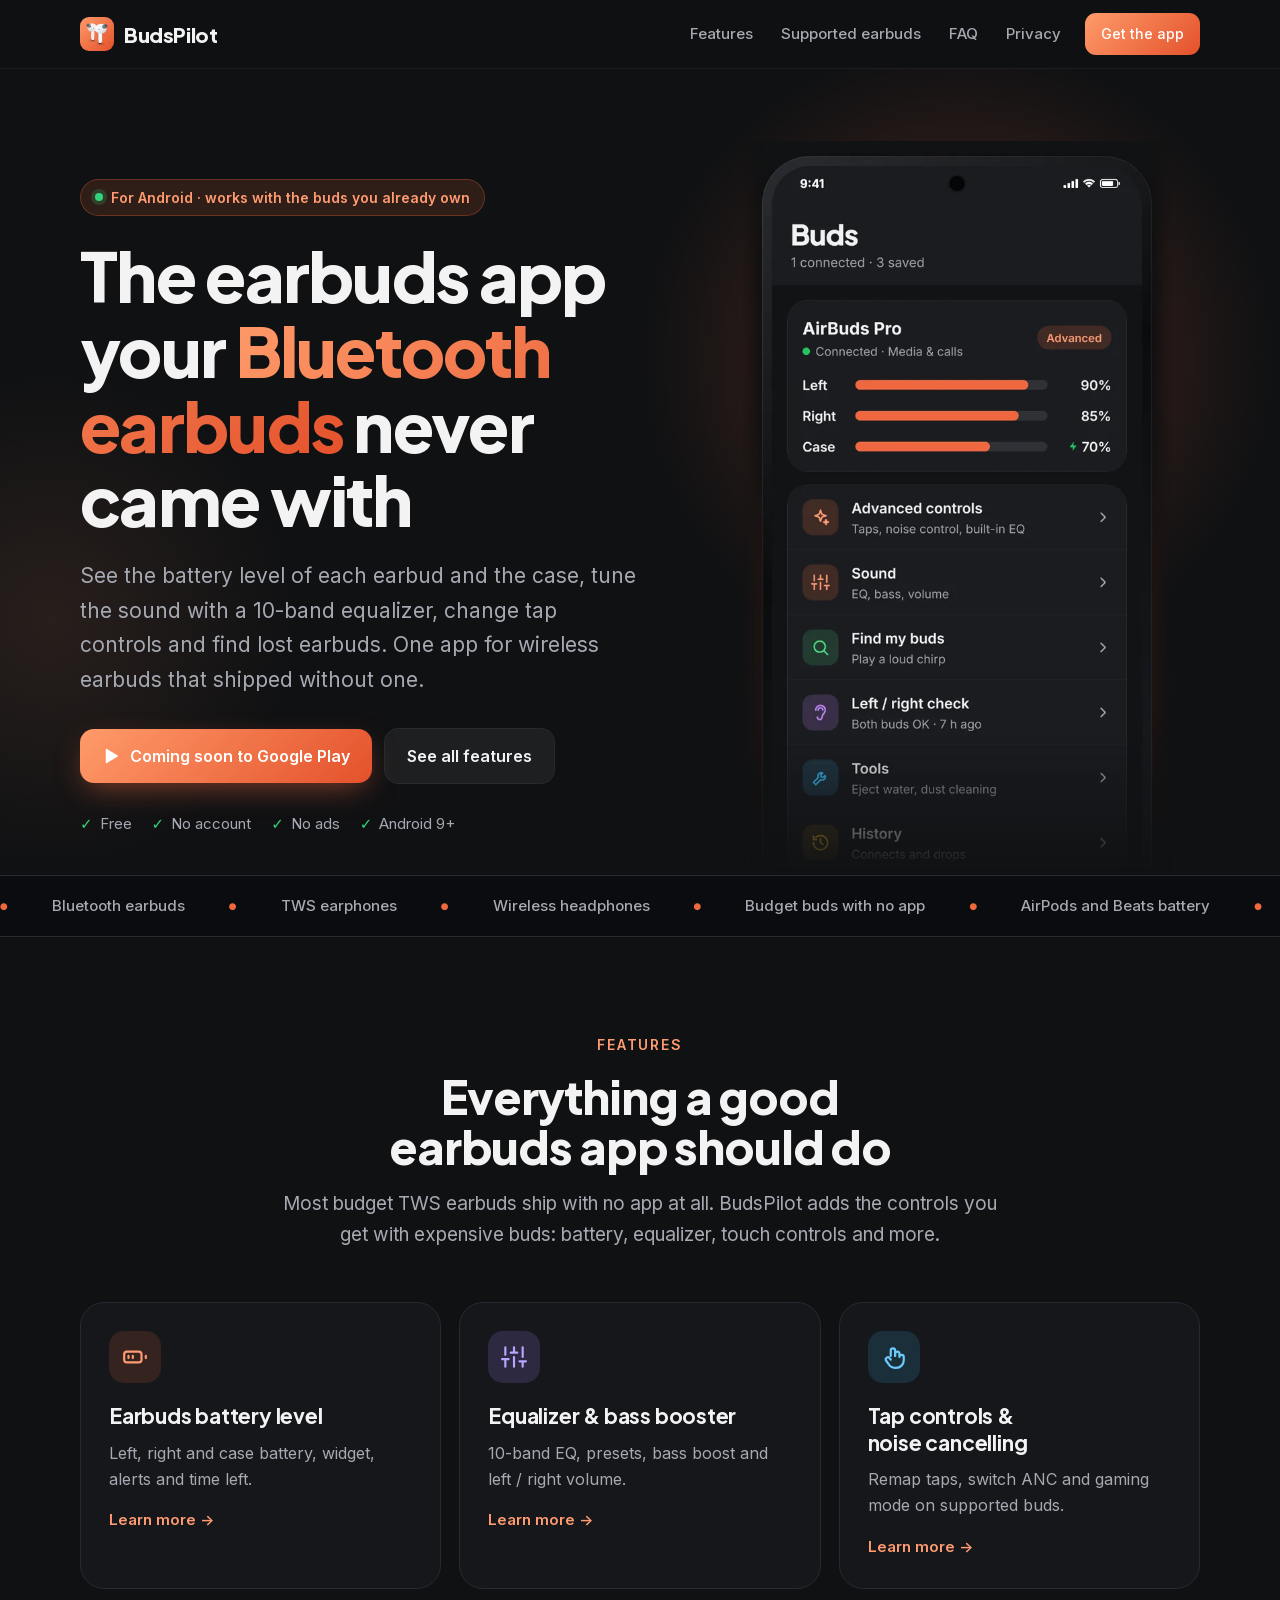
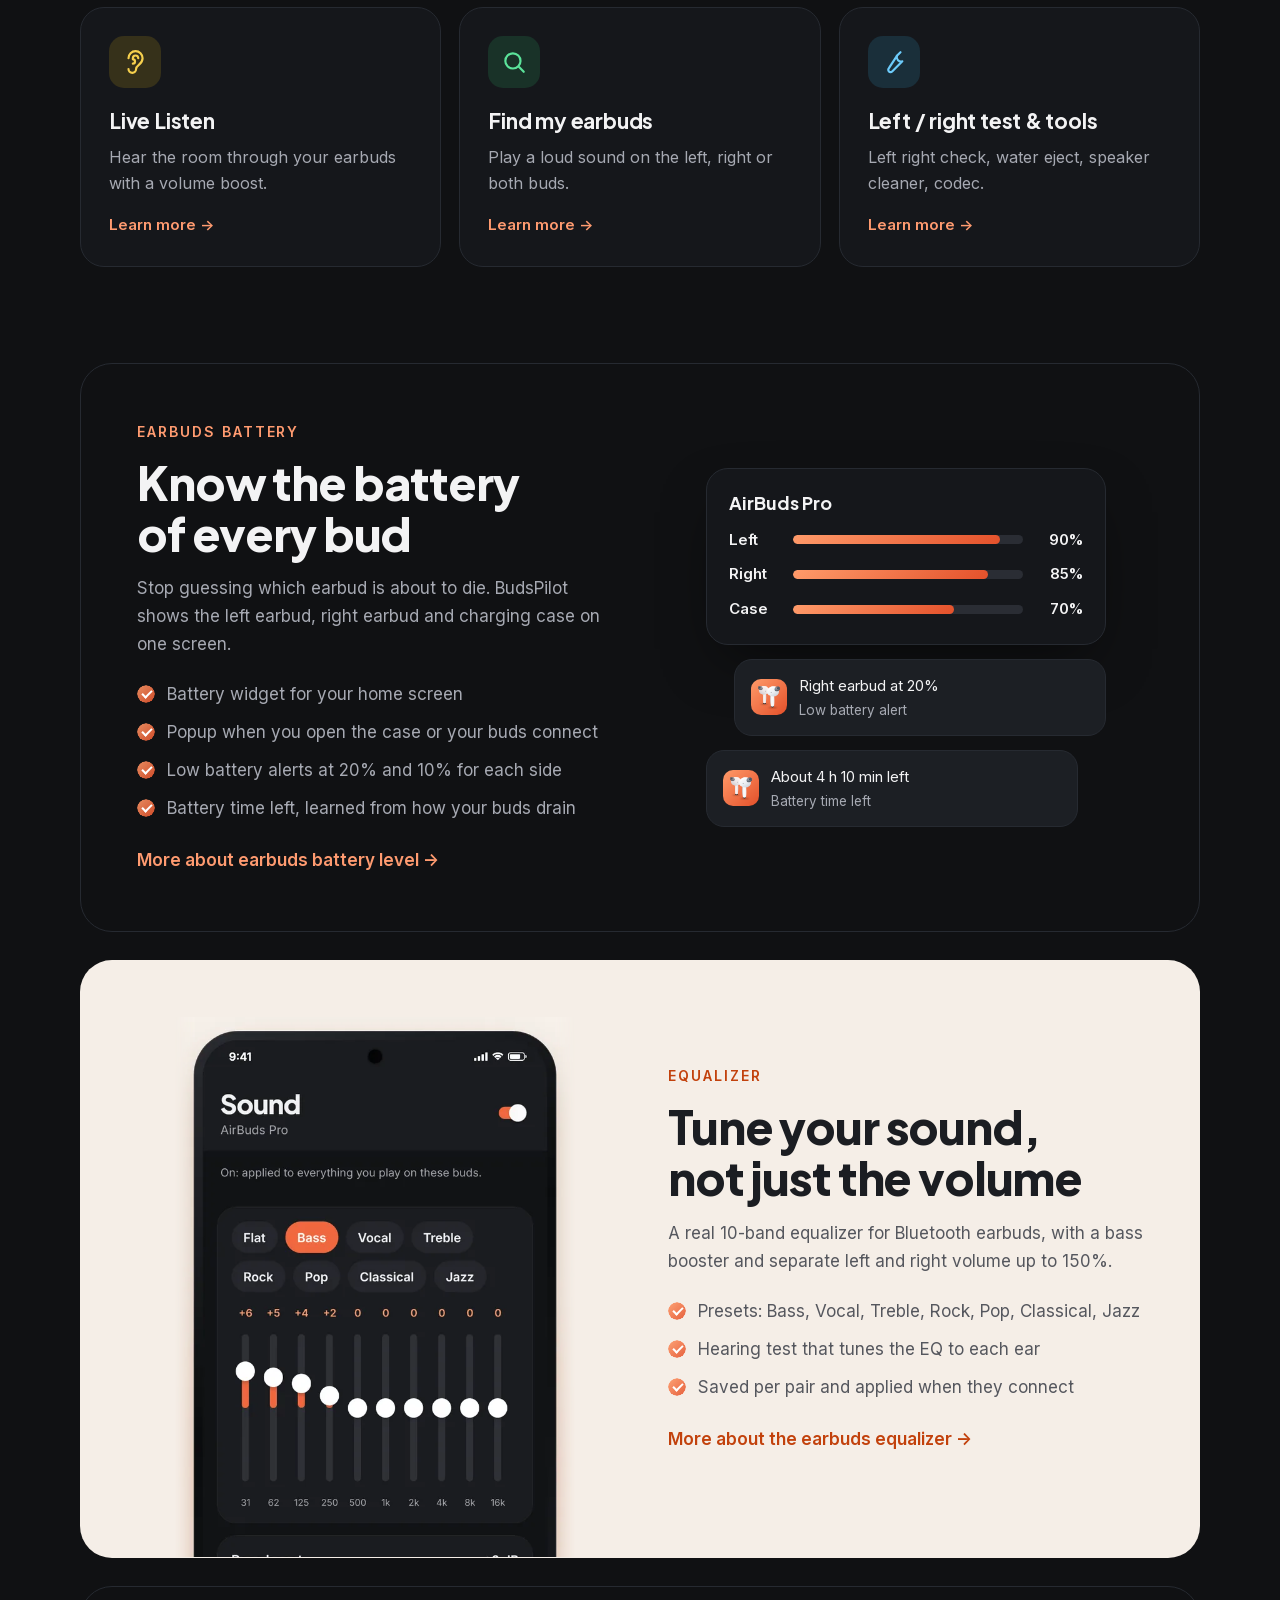
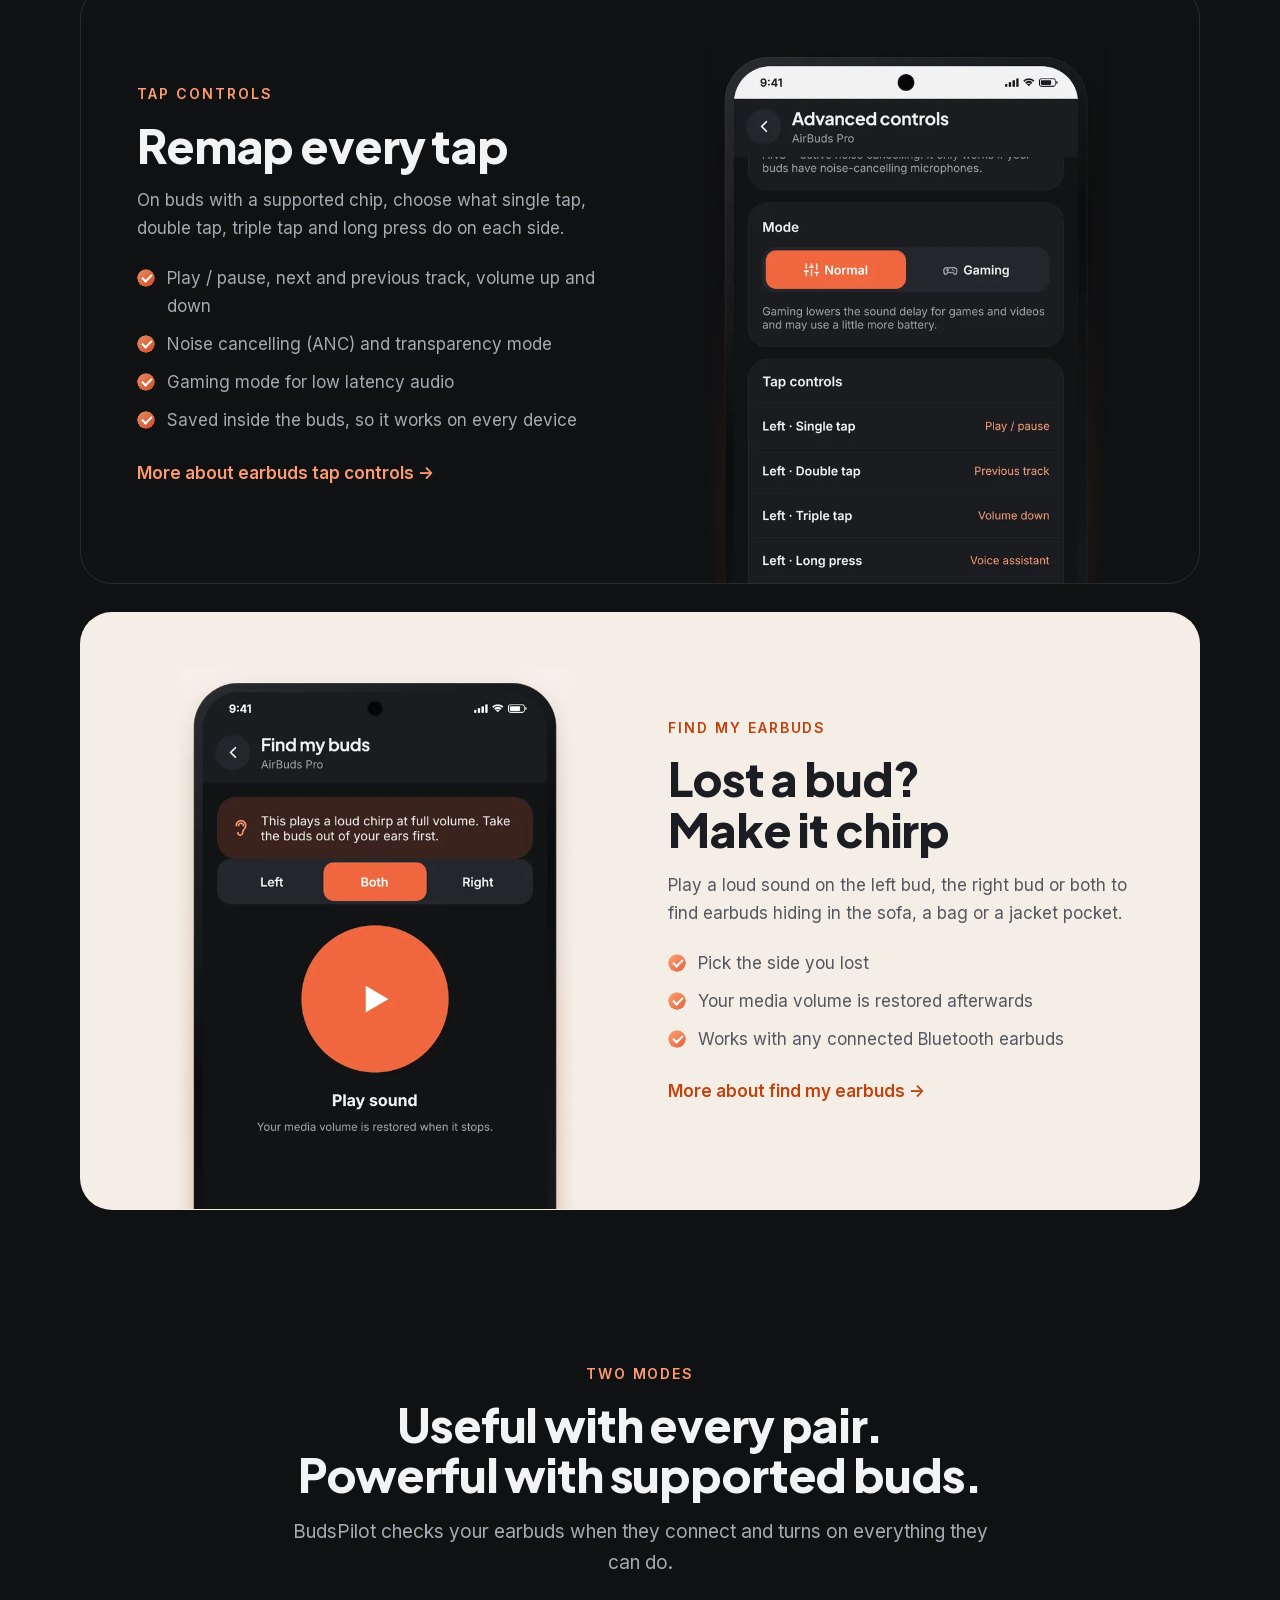
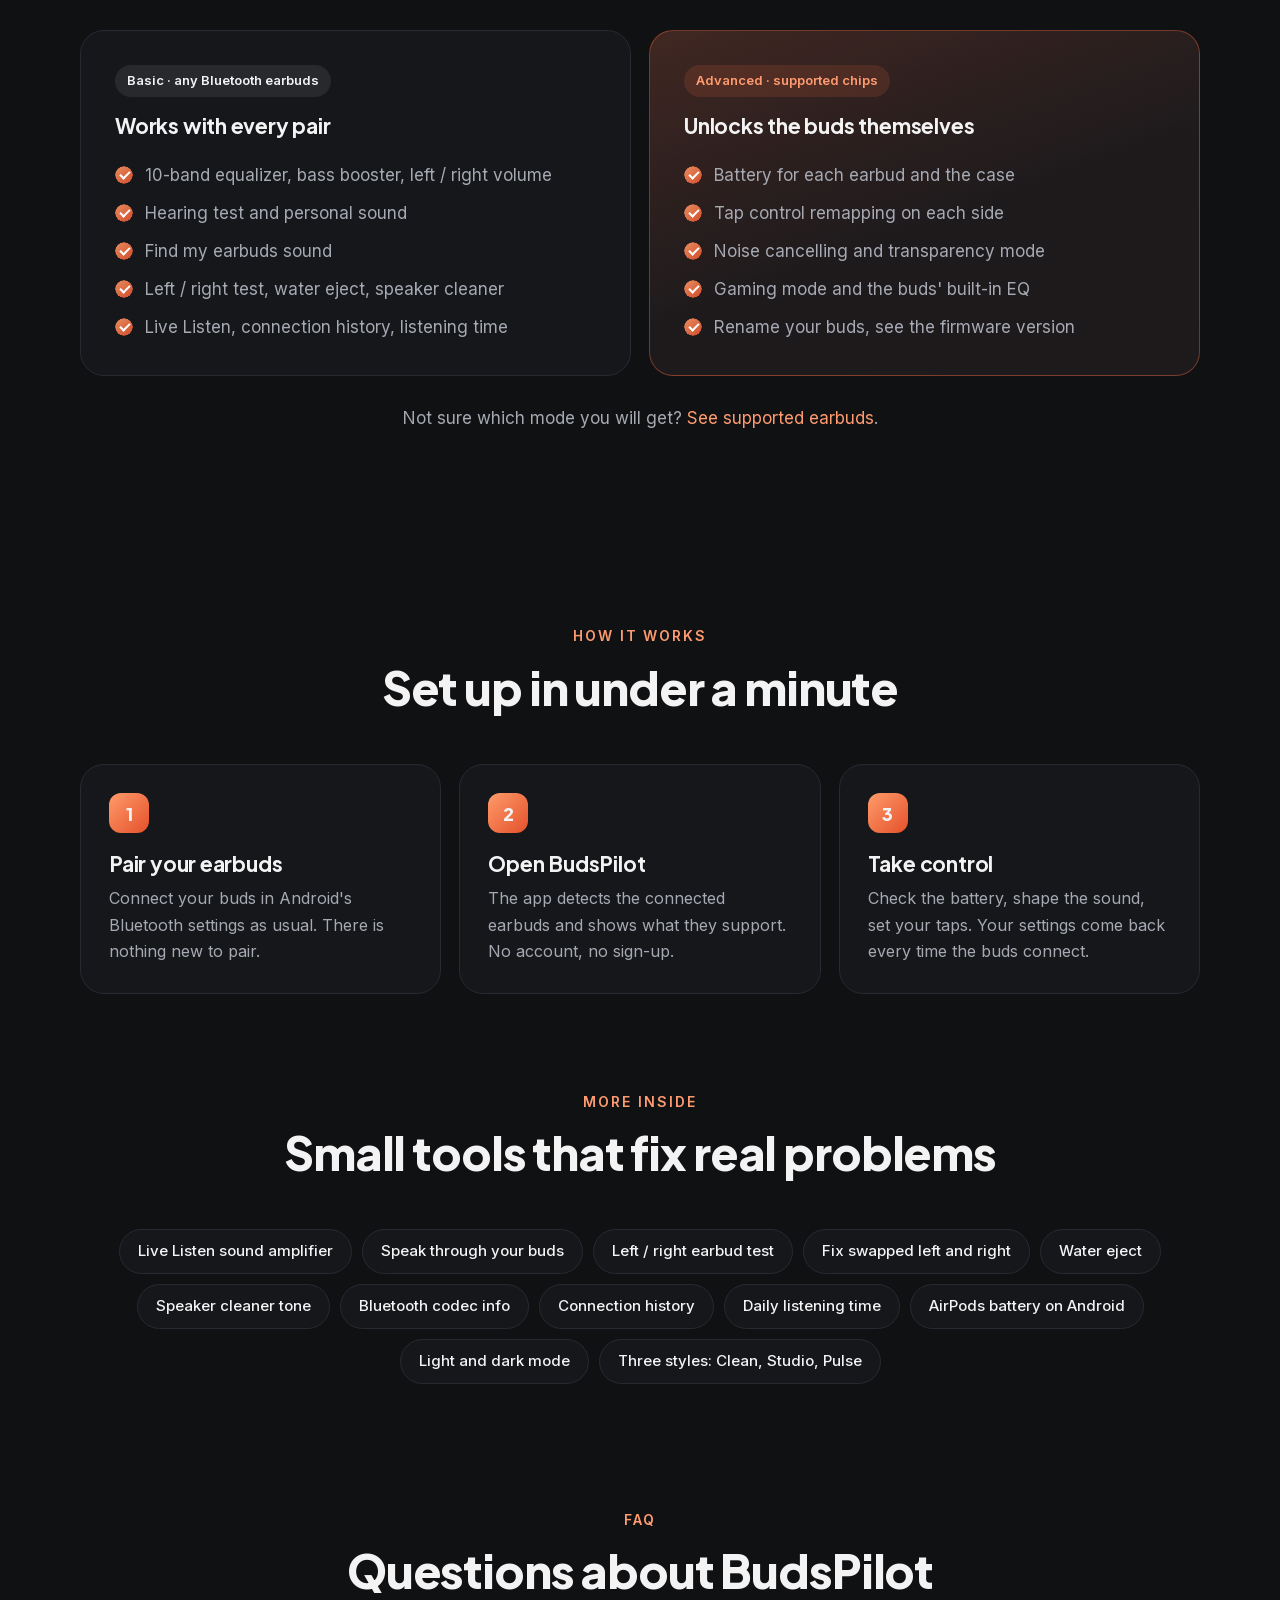
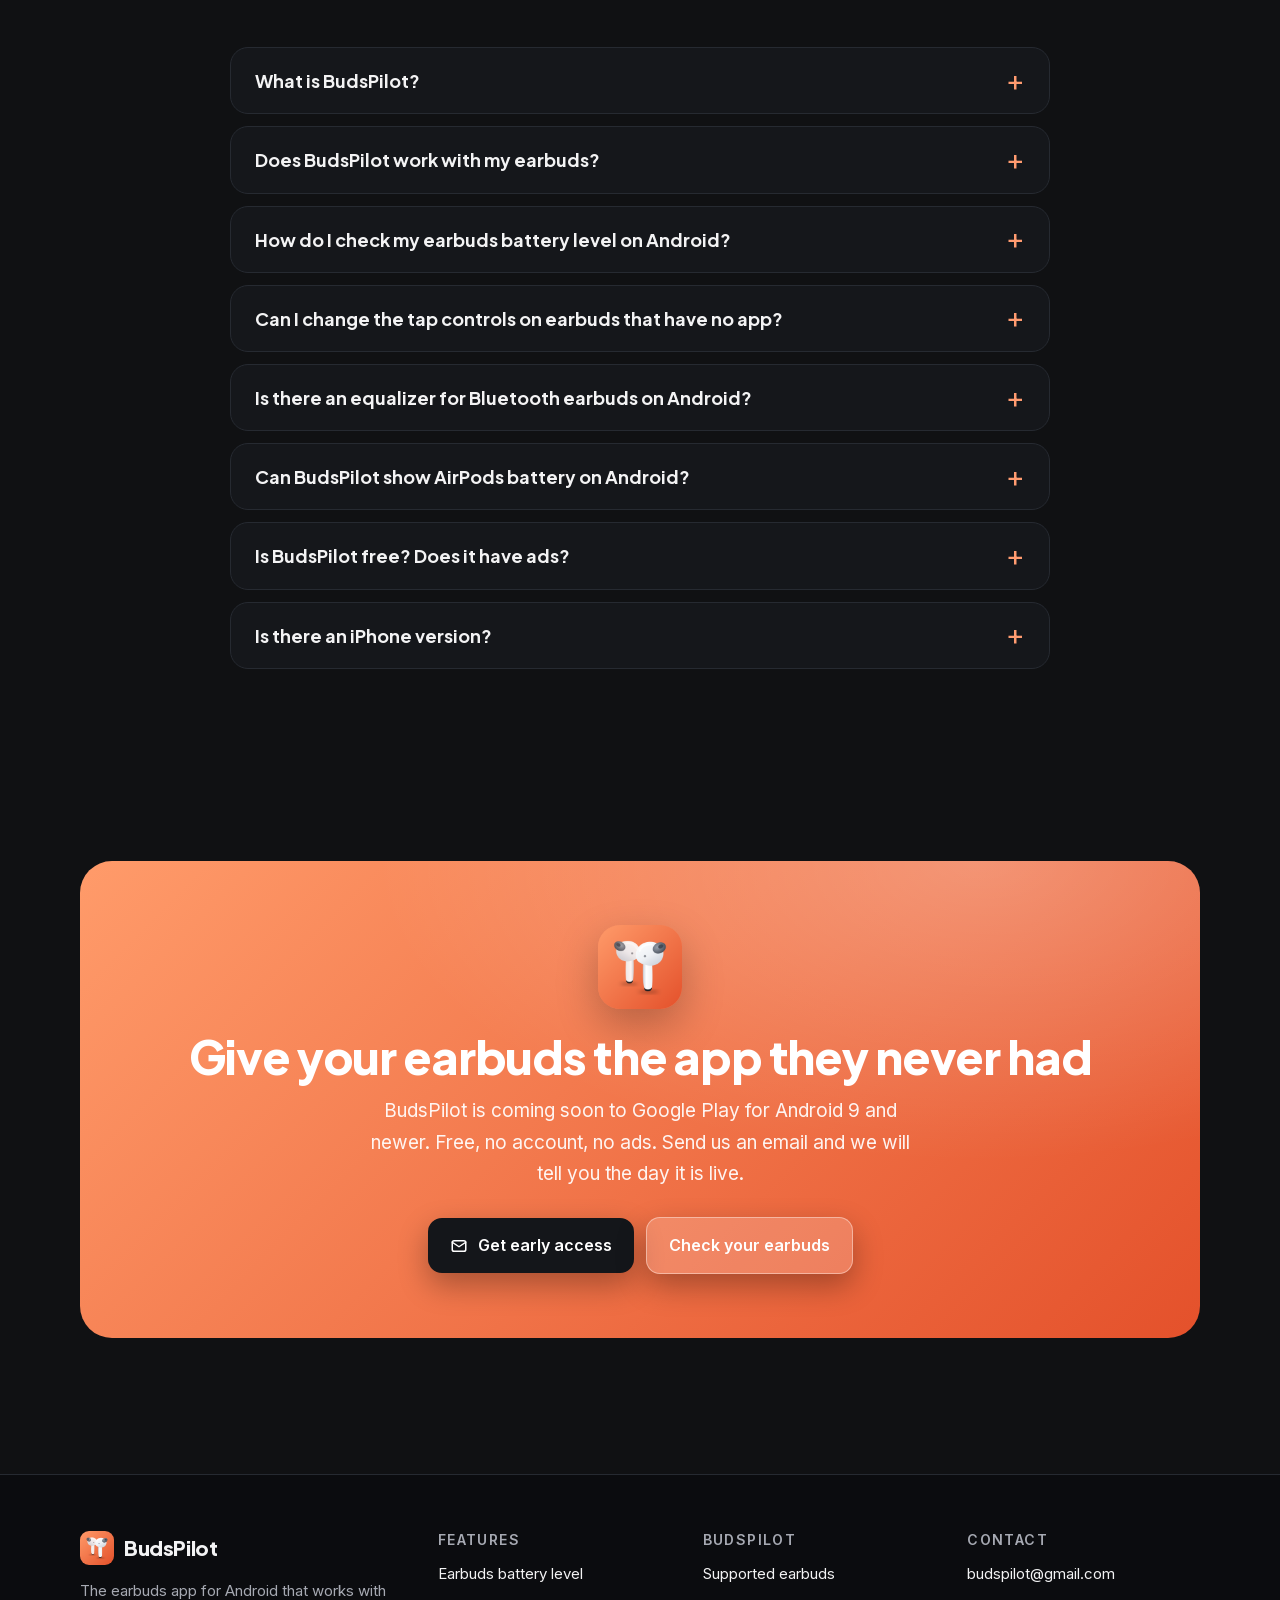
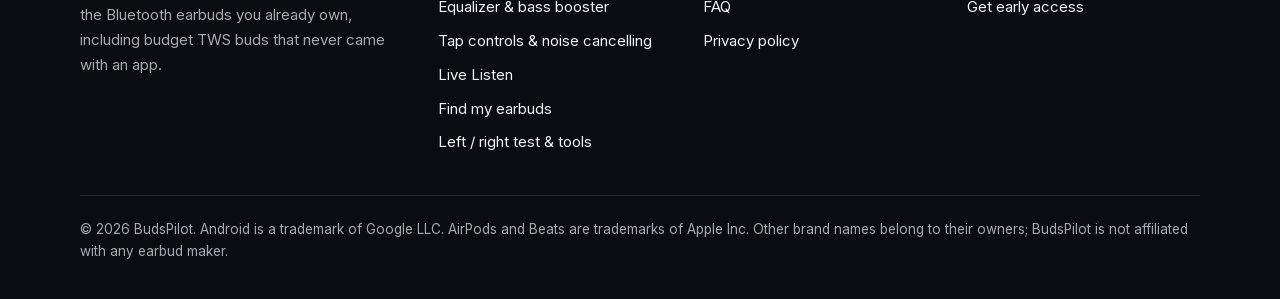
<file: index.html>
<!doctype html>
<html lang="en">
<head>
<meta charset="utf-8">
<meta name="viewport" content="width=device-width, initial-scale=1">
<title>BudsPilot: Earbuds App for Battery, EQ &amp; Tap Controls</title>
<meta name="description" content="BudsPilot is the Android app for Bluetooth earbuds that came without one: battery level for each bud, 10-band equalizer, tap controls and find my earbuds.">
<link rel="canonical" href="https://rizwanahmad8311.github.io/budspilot-site/">
<meta name="robots" content="index, follow, max-image-preview:large">
<meta name="theme-color" content="#101113">
<meta property="og:type" content="website">
<meta property="og:site_name" content="BudsPilot">
<meta property="og:title" content="BudsPilot: Earbuds App for Battery, EQ &amp; Tap Controls">
<meta property="og:description" content="BudsPilot is the Android app for Bluetooth earbuds that came without one: battery level for each bud, 10-band equalizer, tap controls and find my earbuds.">
<meta property="og:url" content="https://rizwanahmad8311.github.io/budspilot-site/">
<meta property="og:image" content="https://rizwanahmad8311.github.io/budspilot-site/assets/og.png">
<meta property="og:image:width" content="1200">
<meta property="og:image:height" content="630">
<meta name="twitter:card" content="summary_large_image">
<link rel="icon" type="image/png" href="assets/favicon.png">
<link rel="apple-touch-icon" href="icon.png">
<link rel="manifest" href="site.webmanifest">
<link rel="preload" href="assets/fonts/PlusJakartaSans-ExtraBold.woff2" as="font" type="font/woff2" crossorigin>
<link rel="preload" href="assets/fonts/Inter-Regular.woff2" as="font" type="font/woff2" crossorigin>
<link rel="stylesheet" href="assets/style.css">
<noscript><style>.rv{opacity:1;transform:none}</style></noscript>
<script type="application/ld+json">{"@context": "https://schema.org", "@graph": [{"@type": "Organization", "@id": "https://rizwanahmad8311.github.io/budspilot-site/#org", "name": "BudsPilot", "url": "https://rizwanahmad8311.github.io/budspilot-site/", "logo": "https://rizwanahmad8311.github.io/budspilot-site/icon.png", "email": "budspilot@gmail.com"}, {"@type": "WebSite", "@id": "https://rizwanahmad8311.github.io/budspilot-site/#site", "url": "https://rizwanahmad8311.github.io/budspilot-site/", "name": "BudsPilot", "publisher": {"@id": "https://rizwanahmad8311.github.io/budspilot-site/#org"}}, {"@type": "MobileApplication", "@id": "https://rizwanahmad8311.github.io/budspilot-site/#app", "name": "BudsPilot", "alternateName": "BudsPilot: Earbud Battery & EQ", "description": "Android app for Bluetooth earbuds without a companion app: battery level for each earbud and the case, 10-band equalizer, bass booster, tap controls, noise cancelling, find my earbuds and Live Listen.", "operatingSystem": "Android 9.0 and up", "applicationCategory": "MusicApplication", "applicationSubCategory": "Earbuds controller", "softwareVersion": "1.2.0", "url": "https://rizwanahmad8311.github.io/budspilot-site/", "image": "https://rizwanahmad8311.github.io/budspilot-site/icon.png", "screenshot": "https://rizwanahmad8311.github.io/budspilot-site/assets/img/01-battery.webp", "offers": {"@type": "Offer", "price": "0", "priceCurrency": "USD"}, "featureList": ["Earbuds battery level for left, right and case", "Battery widget and low battery alerts", "10-band equalizer and bass booster", "Left and right volume balance", "Customizable tap controls", "Noise cancelling and transparency mode", "Gaming mode", "Find my earbuds", "Live Listen sound amplifier", "Left / right earbud test", "Water eject and speaker cleaner"], "author": {"@id": "https://rizwanahmad8311.github.io/budspilot-site/#org"}}, {"@type": "FAQPage", "mainEntity": [{"@type": "Question", "name": "What is BudsPilot?", "acceptedAnswer": {"@type": "Answer", "text": "BudsPilot is an Android app for Bluetooth earbuds that came without a companion app. It shows the battery level of each earbud and the charging case, adds a 10-band equalizer and bass booster, lets you change tap controls on supported buds, and helps you find lost earbuds."}}, {"@type": "Question", "name": "Does BudsPilot work with my earbuds?", "acceptedAnswer": {"@type": "Answer", "text": "The equalizer, bass booster, left and right volume, find my earbuds, left / right test and cleaning tools work with any Bluetooth earbuds, earphones or headphones on Android 9 and newer. Per-bud battery, tap controls, noise cancelling and gaming mode depend on the chip inside your buds. See supported earbuds."}}, {"@type": "Question", "name": "How do I check my earbuds battery level on Android?", "acceptedAnswer": {"@type": "Answer", "text": "Connect your earbuds, open BudsPilot and the Buds tab shows the left earbud, right earbud and case battery on buds that report them. You can also add the battery widget to your home screen and turn on low battery alerts at 20% and 10%."}}, {"@type": "Question", "name": "Can I change the tap controls on earbuds that have no app?", "acceptedAnswer": {"@type": "Answer", "text": "Yes, on buds with a supported chip. BudsPilot can remap single tap, double tap, triple tap and long press on each side to actions such as play / pause, next track, volume up or the voice assistant. The settings are saved inside the buds, so they also work on your laptop and other phones."}}, {"@type": "Question", "name": "Is there an equalizer for Bluetooth earbuds on Android?", "acceptedAnswer": {"@type": "Answer", "text": "BudsPilot includes a 10-band equalizer with Bass, Vocal, Treble, Rock, Pop, Classical and Jazz presets, plus a bass booster. It applies to everything you play on those earbuds, and each pair keeps its own sound settings."}}, {"@type": "Question", "name": "Can BudsPilot show AirPods battery on Android?", "acceptedAnswer": {"@type": "Answer", "text": "Yes. BudsPilot shows left, right and case battery for AirPods and Beats on an Android phone."}}, {"@type": "Question", "name": "Is BudsPilot free? Does it have ads?", "acceptedAnswer": {"@type": "Answer", "text": "BudsPilot is free, has no ads and needs no account. Your settings stay on your phone. The app sends anonymous usage statistics and crash reports to help us improve it, and you can turn that off in Settings. Details are in the privacy policy."}}, {"@type": "Question", "name": "Is there an iPhone version?", "acceptedAnswer": {"@type": "Answer", "text": "No. BudsPilot is Android only, because iOS does not allow apps to apply system-wide sound effects or to talk to earbuds in the way BudsPilot needs."}}]}]}</script>
</head>
<body>
<a class="skip" href="#main">Skip to content</a>
<header class="top"><div class="wrap">
<a class="brand" href="index.html"><img src="icon.png" width="34" height="34" alt="">BudsPilot</a>
<button class="menu" aria-label="Menu" aria-expanded="false" aria-controls="nav"><svg width="22" height="22" viewBox="0 0 24 24" fill="none" stroke="currentColor" stroke-width="2" stroke-linecap="round"><path d="M4 7h16M4 12h16M4 17h16"/></svg></button>
<nav class="nav" id="nav" aria-label="Main"><a href="index.html#features">Features</a><a href="supported-earbuds.html">Supported earbuds</a><a href="index.html#faq">FAQ</a><a href="privacy.html">Privacy</a><a class="btn sm" href="index.html#get">Get the app</a></nav>
</div></header>
<main id="main">
<section class="hero"><div class="wrap">
<div>
<span class="pill"><i></i>For Android · works with the buds you already own</span>
<h1>The earbuds app your <span class="accent">Bluetooth earbuds</span> never came with</h1>
<p class="lede">See the battery level of each earbud and the case, tune the sound with a 10-band equalizer, change tap controls and find lost earbuds. One app for wireless earbuds that shipped without one.</p>
<div class="cta"><a class="btn" href="mailto:budspilot@gmail.com?subject=BudsPilot%20early%20access&body=Please%20let%20me%20know%20when%20BudsPilot%20is%20on%20Google%20Play.%20My%20earbuds%3A%20"><svg width="18" height="18" viewBox="0 0 24 24" fill="none" stroke="currentColor" stroke-width="2" stroke-linecap="round" stroke-linejoin="round" aria-hidden="true"><path d="M5 3.5v17a1 1 0 0 0 1.5.9l14-8.5a1 1 0 0 0 0-1.8l-14-8.5A1 1 0 0 0 5 3.5z" fill="currentColor" stroke="none"/></svg> Coming soon to Google Play</a><a class="btn ghost" href="index.html#features">See all features</a></div>
<ul class="ticks"><li>Free</li><li>No account</li><li>No ads</li><li>Android 9+</li></ul>
</div>
<div class="phone"><img src="assets/img/01-battery.webp" width="640" height="1101" alt="BudsPilot showing left, right and case earbuds battery level on Android" fetchpriority="high"></div>
</div></section>

<div class="strip" aria-hidden="true"><ul><li>Bluetooth earbuds</li><li>TWS earphones</li><li>Wireless headphones</li><li>Budget buds with no app</li><li>AirPods and Beats battery</li><li>Android 9 and newer</li><li>No account</li><li>No ads</li><li>Bluetooth earbuds</li><li>TWS earphones</li><li>Wireless headphones</li><li>Budget buds with no app</li><li>AirPods and Beats battery</li><li>Android 9 and newer</li><li>No account</li><li>No ads</li></ul></div>

<section id="features"><div class="wrap">
<div class="head rv"><span class="eyebrow">Features</span><h2>Everything a good earbuds app should do</h2>
<p>Most budget TWS earbuds ship with no app at all. BudsPilot adds the controls you get with expensive buds: battery, equalizer, touch controls and more.</p></div>
<div class="bento"><a class="card rv" href="earbuds-battery-level.html"><div class="ico "><svg width="26" height="26" viewBox="0 0 24 24" fill="none" stroke="currentColor" stroke-width="2" stroke-linecap="round" stroke-linejoin="round" aria-hidden="true"><rect x="2" y="7" width="16" height="10" rx="2.5"/><path d="M22 11v2M6 11v2M10 11v2"/></svg></div><h3>Earbuds battery level</h3><p>Left, right and case battery, widget, alerts and time left.</p><span class="more">Learn more →</span></a><a class="card rv" href="earbuds-equalizer.html"><div class="ico p"><svg width="26" height="26" viewBox="0 0 24 24" fill="none" stroke="currentColor" stroke-width="2" stroke-linecap="round" stroke-linejoin="round" aria-hidden="true"><path d="M4 21v-7M4 10V3M12 21v-9M12 8V3M20 21v-5M20 12V3M1 14h6M9 8h6M17 16h6"/></svg></div><h3>Equalizer & bass booster</h3><p>10-band EQ, presets, bass boost and left / right volume.</p><span class="more">Learn more →</span></a><a class="card rv" href="earbuds-tap-controls.html"><div class="ico b"><svg width="26" height="26" viewBox="0 0 24 24" fill="none" stroke="currentColor" stroke-width="2" stroke-linecap="round" stroke-linejoin="round" aria-hidden="true"><path d="M9 11V6a2 2 0 1 1 4 0v5"/><path d="M13 11V9a2 2 0 1 1 4 0v3a2 2 0 1 1 4 0v3a7 7 0 0 1-7 7h-1a7 7 0 0 1-6-3.5L4.5 15a2 2 0 0 1 3.4-2L9 14.5"/></svg></div><h3>Tap controls & noise cancelling</h3><p>Remap taps, switch ANC and gaming mode on supported buds.</p><span class="more">Learn more →</span></a><a class="card rv" href="live-listen.html"><div class="ico y"><svg width="26" height="26" viewBox="0 0 24 24" fill="none" stroke="currentColor" stroke-width="2" stroke-linecap="round" stroke-linejoin="round" aria-hidden="true"><path d="M6 8.5a6.5 6.5 0 1 1 13 0c0 6-6 6-6 10a3.5 3.5 0 1 1-7 0"/><path d="M15 8.5a2.5 2.5 0 0 0-5 0v1a2 2 0 1 1 0 4"/></svg></div><h3>Live Listen</h3><p>Hear the room through your earbuds with a volume boost.</p><span class="more">Learn more →</span></a><a class="card rv" href="find-my-earbuds.html"><div class="ico g"><svg width="26" height="26" viewBox="0 0 24 24" fill="none" stroke="currentColor" stroke-width="2" stroke-linecap="round" stroke-linejoin="round" aria-hidden="true"><circle cx="11" cy="11" r="7"/><path d="m21 21-4.3-4.3"/></svg></div><h3>Find my earbuds</h3><p>Play a loud sound on the left, right or both buds.</p><span class="more">Learn more →</span></a><a class="card rv" href="earbuds-test-and-tools.html"><div class="ico b"><svg width="26" height="26" viewBox="0 0 24 24" fill="none" stroke="currentColor" stroke-width="2" stroke-linecap="round" stroke-linejoin="round" aria-hidden="true"><path d="M14.7 6.3a4 4 0 0 0 5 5l-9.4 9.4a2.1 2.1 0 0 1-3-3z"/><path d="M14.7 6.3 18 3"/></svg></div><h3>Left / right test & tools</h3><p>Left right check, water eject, speaker cleaner, codec.</p><span class="more">Learn more →</span></a></div>
</div></section>

<section style="padding-top:0"><div class="wrap">
<div class="show dark rv"><div class="copy"><span class="eyebrow">Earbuds battery</span><h2>Know the battery of every bud</h2>
<p>Stop guessing which earbud is about to die. BudsPilot shows the left earbud, right earbud and charging case on one screen.</p>
<ul class="list"><li>Battery widget for your home screen</li><li>Popup when you open the case or your buds connect</li><li>Low battery alerts at 20% and 10% for each side</li><li>Battery time left, learned from how your buds drain</li></ul>
<a class="link" href="earbuds-battery-level.html">More about earbuds battery level →</a></div>
<div class="mock" role="img" aria-label="Illustration: earbuds battery widget with left 90%, right 85% and case 70%, a low battery alert and a time left estimate">
<div class="w"><b>AirBuds Pro</b>
<div class="row"><span>Left</span><div class="bar"><i style="width:90%"></i></div><span>90%</span></div>
<div class="row"><span>Right</span><div class="bar"><i style="width:85%"></i></div><span>85%</span></div>
<div class="row"><span>Case</span><div class="bar"><i style="width:70%"></i></div><span>70%</span></div></div>
<div class="toast"><img src="icon.png" width="36" height="36" alt="" loading="lazy"><div>Right earbud at 20%<small>Low battery alert</small></div></div>
<div class="toast"><img src="icon.png" width="36" height="36" alt="" loading="lazy"><div>About 4 h 10 min left<small>Battery time left</small></div></div>
</div></div>

<div class="show light flip rv"><div class="copy"><span class="eyebrow">Equalizer</span><h2>Tune your sound, not just the volume</h2>
<p>A real 10-band equalizer for Bluetooth earbuds, with a bass booster and separate left and right volume up to 150%.</p>
<ul class="list"><li>Presets: Bass, Vocal, Treble, Rock, Pop, Classical, Jazz</li><li>Hearing test that tunes the EQ to each ear</li><li>Saved per pair and applied when they connect</li></ul>
<a class="link" href="earbuds-equalizer.html">More about the earbuds equalizer →</a></div>
<div class="shot"><img src="assets/img/04-sound.webp" width="640" height="1101" alt="10-band equalizer for earbuds with presets and bass boost" loading="lazy"></div></div>

<div class="show dark rv"><div class="copy"><span class="eyebrow">Tap controls</span><h2>Remap every tap</h2>
<p>On buds with a supported chip, choose what single tap, double tap, triple tap and long press do on each side.</p>
<ul class="list"><li>Play / pause, next and previous track, volume up and down</li><li>Noise cancelling (ANC) and transparency mode</li><li>Gaming mode for low latency audio</li><li>Saved inside the buds, so it works on every device</li></ul>
<a class="link" href="earbuds-tap-controls.html">More about earbuds tap controls →</a></div>
<div class="shot"><img src="assets/img/03-taps.webp" width="640" height="1101" alt="Customize earbuds touch controls: single, double, triple tap and long press" loading="lazy"></div></div>

<div class="show light flip rv"><div class="copy"><span class="eyebrow">Find my earbuds</span><h2>Lost a bud? Make it chirp</h2>
<p>Play a loud sound on the left bud, the right bud or both to find earbuds hiding in the sofa, a bag or a jacket pocket.</p>
<ul class="list"><li>Pick the side you lost</li><li>Your media volume is restored afterwards</li><li>Works with any connected Bluetooth earbuds</li></ul>
<a class="link" href="find-my-earbuds.html">More about find my earbuds →</a></div>
<div class="shot"><img src="assets/img/06-find.webp" width="640" height="1101" alt="Find my earbuds screen playing a loud sound on left, right or both" loading="lazy"></div></div>
</div></section>

<section style="padding-top:28px"><div class="wrap">
<div class="head rv"><span class="eyebrow">Two modes</span><h2>Useful with every pair. Powerful with supported buds.</h2>
<p>BudsPilot checks your earbuds when they connect and turns on everything they can do.</p></div>
<div class="modes">
<div class="mode rv"><span class="tag">Basic · any Bluetooth earbuds</span><h3>Works with every pair</h3>
<ul class="list"><li>10-band equalizer, bass booster, left / right volume</li><li>Hearing test and personal sound</li><li>Find my earbuds sound</li><li>Left / right test, water eject, speaker cleaner</li><li>Live Listen, connection history, listening time</li></ul></div>
<div class="mode hot rv"><span class="tag">Advanced · supported chips</span><h3>Unlocks the buds themselves</h3>
<ul class="list"><li>Battery for each earbud and the case</li><li>Tap control remapping on each side</li><li>Noise cancelling and transparency mode</li><li>Gaming mode and the buds' built-in EQ</li><li>Rename your buds, see the firmware version</li></ul></div>
</div>
<p class="muted rv" style="text-align:center;margin-top:28px">Not sure which mode you will get? <a href="supported-earbuds.html">See supported earbuds</a>.</p>
</div></section>

<section><div class="wrap">
<div class="head rv"><span class="eyebrow">How it works</span><h2>Set up in under a minute</h2></div>
<div class="steps">
<div class="step rv"><h3>Pair your earbuds</h3><p>Connect your buds in Android's Bluetooth settings as usual. There is nothing new to pair.</p></div>
<div class="step rv"><h3>Open BudsPilot</h3><p>The app detects the connected earbuds and shows what they support. No account, no sign-up.</p></div>
<div class="step rv"><h3>Take control</h3><p>Check the battery, shape the sound, set your taps. Your settings come back every time the buds connect.</p></div>
</div></div></section>

<section style="padding-top:0"><div class="wrap">
<div class="head rv"><span class="eyebrow">More inside</span><h2>Small tools that fix real problems</h2></div>
<ul class="chips rv"><li>Live Listen sound amplifier</li><li>Speak through your buds</li><li>Left / right earbud test</li><li>Fix swapped left and right</li><li>Water eject</li><li>Speaker cleaner tone</li><li>Bluetooth codec info</li><li>Connection history</li><li>Daily listening time</li><li>AirPods battery on Android</li><li>Light and dark mode</li><li>Three styles: Clean, Studio, Pulse</li></ul>
</div></section>

<section id="faq" style="padding-top:28px"><div class="wrap">
<div class="head rv"><span class="eyebrow">FAQ</span><h2>Questions about BudsPilot</h2></div>
<div class="faq"><details class="rv"><summary>What is BudsPilot?</summary><p>BudsPilot is an Android app for Bluetooth earbuds that came without a companion app. It shows the battery level of each earbud and the charging case, adds a 10-band equalizer and bass booster, lets you change tap controls on supported buds, and helps you find lost earbuds.</p></details><details class="rv"><summary>Does BudsPilot work with my earbuds?</summary><p>The equalizer, bass booster, left and right volume, find my earbuds, left / right test and cleaning tools work with any Bluetooth earbuds, earphones or headphones on Android 9 and newer. Per-bud battery, tap controls, noise cancelling and gaming mode depend on the chip inside your buds. See <a href="supported-earbuds.html">supported earbuds</a>.</p></details><details class="rv"><summary>How do I check my earbuds battery level on Android?</summary><p>Connect your earbuds, open BudsPilot and the Buds tab shows the left earbud, right earbud and case battery on buds that report them. You can also add the battery widget to your home screen and turn on low battery alerts at 20% and 10%.</p></details><details class="rv"><summary>Can I change the tap controls on earbuds that have no app?</summary><p>Yes, on buds with a supported chip. BudsPilot can remap single tap, double tap, triple tap and long press on each side to actions such as play / pause, next track, volume up or the voice assistant. The settings are saved inside the buds, so they also work on your laptop and other phones.</p></details><details class="rv"><summary>Is there an equalizer for Bluetooth earbuds on Android?</summary><p>BudsPilot includes a 10-band equalizer with Bass, Vocal, Treble, Rock, Pop, Classical and Jazz presets, plus a bass booster. It applies to everything you play on those earbuds, and each pair keeps its own sound settings.</p></details><details class="rv"><summary>Can BudsPilot show AirPods battery on Android?</summary><p>Yes. BudsPilot shows left, right and case battery for AirPods and Beats on an Android phone.</p></details><details class="rv"><summary>Is BudsPilot free? Does it have ads?</summary><p>BudsPilot is free, has no ads and needs no account. Your settings stay on your phone. The app sends anonymous usage statistics and crash reports to help us improve it, and you can turn that off in Settings. Details are in the <a href="privacy.html">privacy policy</a>.</p></details><details class="rv"><summary>Is there an iPhone version?</summary><p>No. BudsPilot is Android only, because iOS does not allow apps to apply system-wide sound effects or to talk to earbuds in the way BudsPilot needs.</p></details></div>
</div></section>
<section id="get"><div class="wrap"><div class="band rv">
<img src="icon.png" width="84" height="84" alt="BudsPilot app icon" loading="lazy">
<h2>Give your earbuds the app they never had</h2>
<p>BudsPilot is coming soon to Google Play for Android 9 and newer. Free, no account, no ads. Send us an email and we will tell you the day it is live.</p>
<div class="cta"><a class="btn" href="mailto:budspilot@gmail.com?subject=BudsPilot%20early%20access&body=Please%20let%20me%20know%20when%20BudsPilot%20is%20on%20Google%20Play.%20My%20earbuds%3A%20"><svg width="18" height="18" viewBox="0 0 24 24" fill="none" stroke="currentColor" stroke-width="2" stroke-linecap="round" stroke-linejoin="round" aria-hidden="true"><rect x="3" y="5" width="18" height="14" rx="2.5"/><path d="m3 7 9 6 9-6"/></svg> Get early access</a><a class="btn ghost" href="supported-earbuds.html">Check your earbuds</a></div>
</div></div></section>
</main>
<footer><div class="wrap">
<div class="fgrid">
<div><a class="brand" href="index.html"><img src="icon.png" width="34" height="34" alt="">BudsPilot</a>
<p class="about">The earbuds app for Android that works with the Bluetooth earbuds you already own, including budget TWS buds that never came with an app.</p></div>
<div><h4>Features</h4><ul><li><a href="earbuds-battery-level.html">Earbuds battery level</a></li><li><a href="earbuds-equalizer.html">Equalizer & bass booster</a></li><li><a href="earbuds-tap-controls.html">Tap controls & noise cancelling</a></li><li><a href="live-listen.html">Live Listen</a></li><li><a href="find-my-earbuds.html">Find my earbuds</a></li><li><a href="earbuds-test-and-tools.html">Left / right test & tools</a></li></ul></div>
<div><h4>BudsPilot</h4><ul><li><a href="supported-earbuds.html">Supported earbuds</a></li><li><a href="index.html#faq">FAQ</a></li><li><a href="privacy.html">Privacy policy</a></li></ul></div>
<div><h4>Contact</h4><ul><li><a href="mailto:budspilot@gmail.com">budspilot@gmail.com</a></li><li><a href="mailto:budspilot@gmail.com?subject=BudsPilot%20early%20access&body=Please%20let%20me%20know%20when%20BudsPilot%20is%20on%20Google%20Play.%20My%20earbuds%3A%20">Get early access</a></li></ul></div>
</div>
<div class="legal"><span>© 2026 BudsPilot. Android is a trademark of Google LLC. AirPods and Beats are trademarks of Apple Inc. Other brand names belong to their owners; BudsPilot is not affiliated with any earbud maker.</span></div>
</div></footer>
<script src="assets/app.js" defer></script>
</body>
</html>
</file>
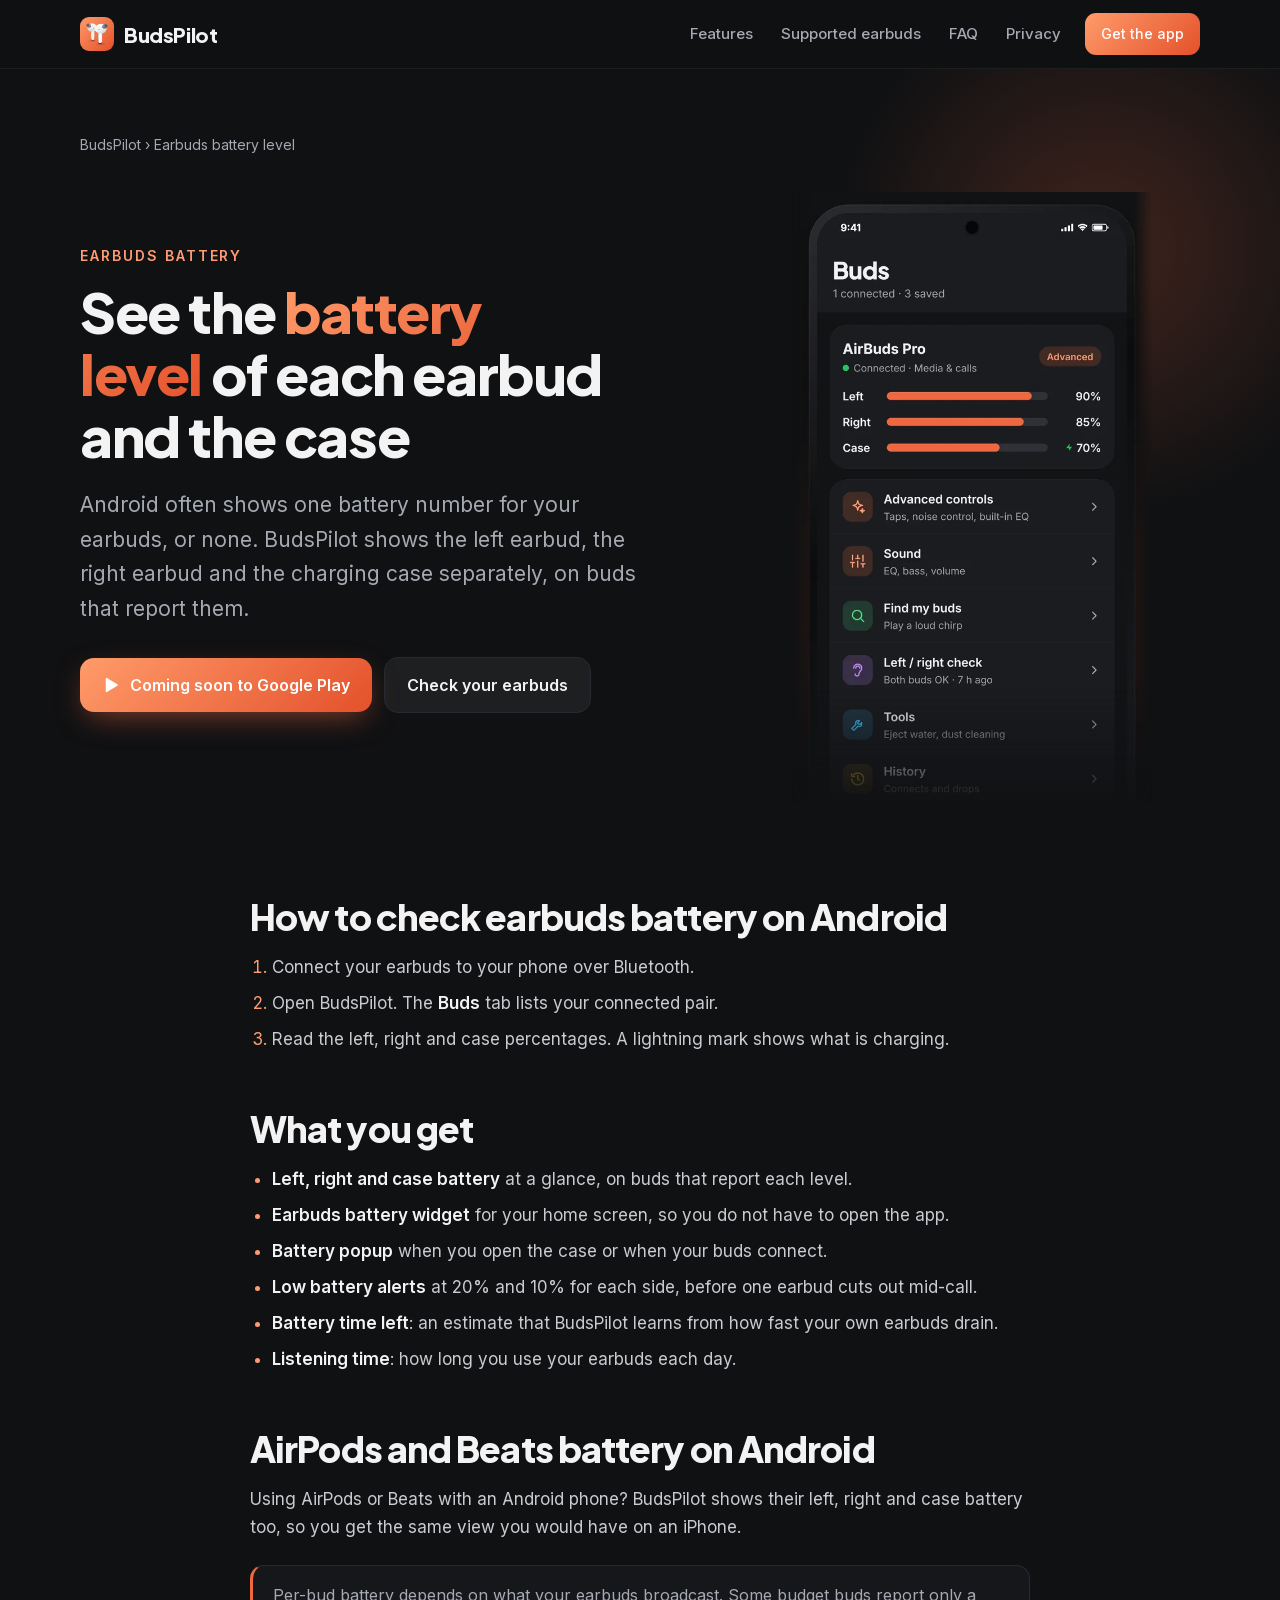
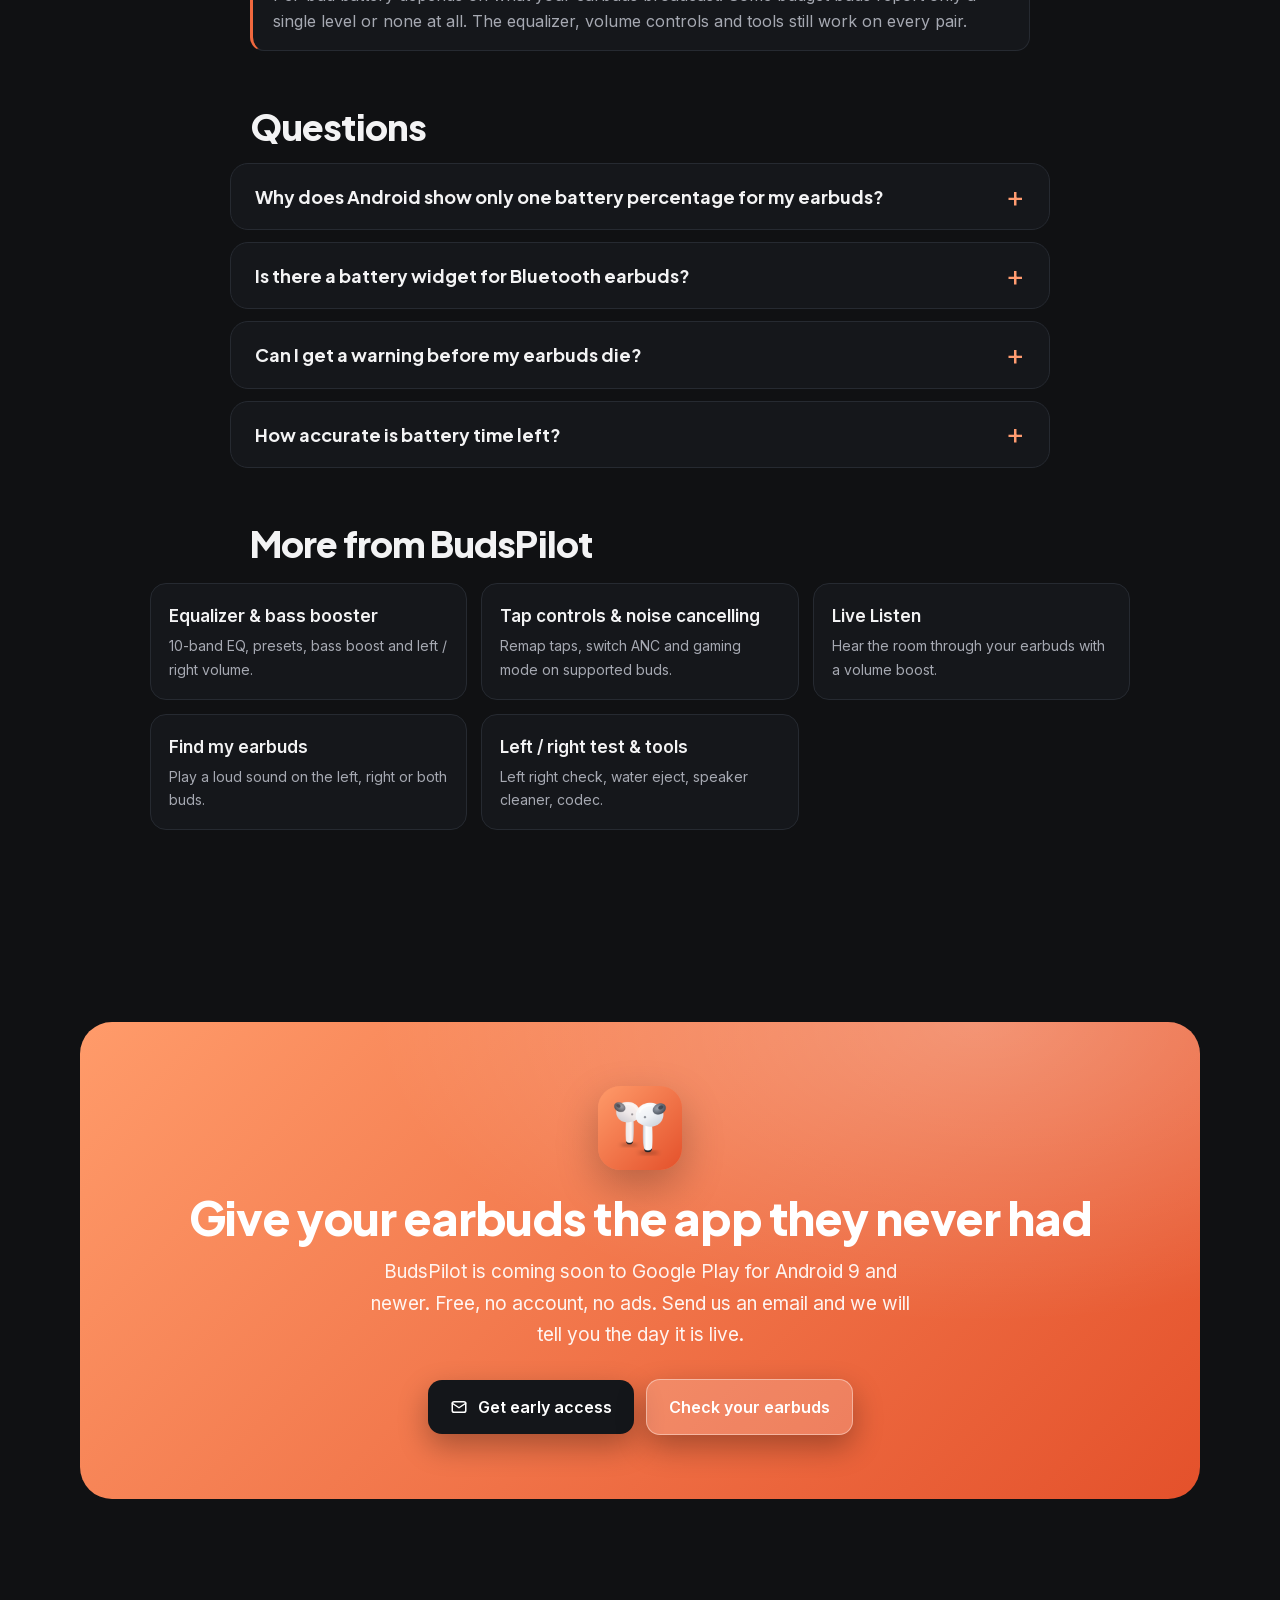
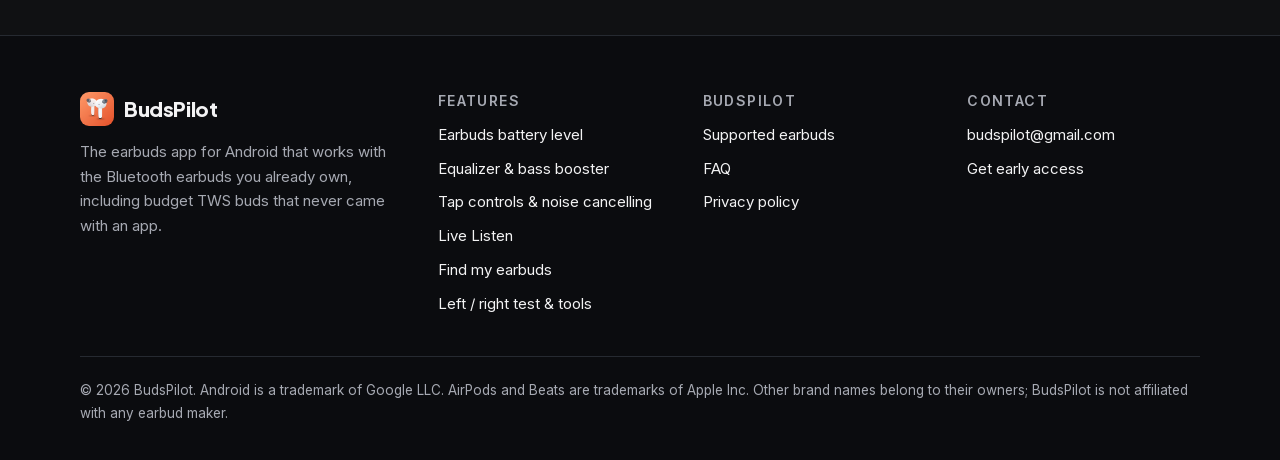
<file: earbuds-battery-level.html>
<!doctype html>
<html lang="en">
<head>
<meta charset="utf-8">
<meta name="viewport" content="width=device-width, initial-scale=1">
<title>Earbuds Battery Level on Android: Left, Right &amp; Case | BudsPilot</title>
<meta name="description" content="Check the battery level of each Bluetooth earbud and the charging case on Android. Home screen widget, low battery alerts and time left with BudsPilot.">
<link rel="canonical" href="https://rizwanahmad8311.github.io/budspilot-site/earbuds-battery-level.html">
<meta name="robots" content="index, follow, max-image-preview:large">
<meta name="theme-color" content="#101113">
<meta property="og:type" content="website">
<meta property="og:site_name" content="BudsPilot">
<meta property="og:title" content="Earbuds Battery Level on Android: Left, Right &amp; Case | BudsPilot">
<meta property="og:description" content="Check the battery level of each Bluetooth earbud and the charging case on Android. Home screen widget, low battery alerts and time left with BudsPilot.">
<meta property="og:url" content="https://rizwanahmad8311.github.io/budspilot-site/earbuds-battery-level.html">
<meta property="og:image" content="https://rizwanahmad8311.github.io/budspilot-site/assets/og.png">
<meta property="og:image:width" content="1200">
<meta property="og:image:height" content="630">
<meta name="twitter:card" content="summary_large_image">
<link rel="icon" type="image/png" href="assets/favicon.png">
<link rel="apple-touch-icon" href="icon.png">
<link rel="manifest" href="site.webmanifest">
<link rel="preload" href="assets/fonts/PlusJakartaSans-ExtraBold.woff2" as="font" type="font/woff2" crossorigin>
<link rel="preload" href="assets/fonts/Inter-Regular.woff2" as="font" type="font/woff2" crossorigin>
<link rel="stylesheet" href="assets/style.css">
<noscript><style>.rv{opacity:1;transform:none}</style></noscript>
<script type="application/ld+json">{"@context": "https://schema.org", "@graph": [{"@type": "Organization", "@id": "https://rizwanahmad8311.github.io/budspilot-site/#org", "name": "BudsPilot", "url": "https://rizwanahmad8311.github.io/budspilot-site/", "logo": "https://rizwanahmad8311.github.io/budspilot-site/icon.png", "email": "budspilot@gmail.com"}, {"@type": "FAQPage", "mainEntity": [{"@type": "Question", "name": "Why does Android show only one battery percentage for my earbuds?", "acceptedAnswer": {"@type": "Answer", "text": "Android reads a single battery value from most Bluetooth earbuds. Many buds also broadcast separate levels for the left bud, right bud and case, which BudsPilot reads on supported buds and shows side by side."}}, {"@type": "Question", "name": "Is there a battery widget for Bluetooth earbuds?", "acceptedAnswer": {"@type": "Answer", "text": "Yes. BudsPilot includes an earbuds battery widget for the Android home screen."}}, {"@type": "Question", "name": "Can I get a warning before my earbuds die?", "acceptedAnswer": {"@type": "Answer", "text": "Yes. Turn on low battery alerts and BudsPilot notifies you at 20% and 10% for each side."}}, {"@type": "Question", "name": "How accurate is battery time left?", "acceptedAnswer": {"@type": "Answer", "text": "It is an estimate. BudsPilot learns how fast your earbuds drain while you use them, so it gets better after a few listening sessions."}}]}, {"@type": "WebPage", "url": "https://rizwanahmad8311.github.io/budspilot-site/earbuds-battery-level.html", "name": "Earbuds Battery Level on Android: Left, Right & Case | BudsPilot", "description": "Check the battery level of each Bluetooth earbud and the charging case on Android. Home screen widget, low battery alerts and time left with BudsPilot.", "about": {"@id": "https://rizwanahmad8311.github.io/budspilot-site/#app"}}, {"@type": "BreadcrumbList", "itemListElement": [{"@type": "ListItem", "position": 1, "name": "BudsPilot", "item": "https://rizwanahmad8311.github.io/budspilot-site/"}, {"@type": "ListItem", "position": 2, "name": "Earbuds battery level", "item": "https://rizwanahmad8311.github.io/budspilot-site/earbuds-battery-level.html"}]}]}</script>
</head>
<body>
<a class="skip" href="#main">Skip to content</a>
<header class="top"><div class="wrap">
<a class="brand" href="index.html"><img src="icon.png" width="34" height="34" alt="">BudsPilot</a>
<button class="menu" aria-label="Menu" aria-expanded="false" aria-controls="nav"><svg width="22" height="22" viewBox="0 0 24 24" fill="none" stroke="currentColor" stroke-width="2" stroke-linecap="round"><path d="M4 7h16M4 12h16M4 17h16"/></svg></button>
<nav class="nav" id="nav" aria-label="Main"><a href="index.html#features">Features</a><a href="supported-earbuds.html">Supported earbuds</a><a href="index.html#faq">FAQ</a><a href="privacy.html">Privacy</a><a class="btn sm" href="index.html#get">Get the app</a></nav>
</div></header>
<main id="main">
<div class="phead"><div class="wrap">
<nav class="crumbs" aria-label="Breadcrumb"><a href="index.html">BudsPilot</a> › Earbuds battery level</nav>
<div class="grid" style="padding:36px 0 0">
<div style="max-width:680px;padding-bottom:40px"><span class="eyebrow">Earbuds battery</span><h1>See the <span class="accent">battery level</span> of each earbud and the case</h1><p class="lede">Android often shows one battery number for your earbuds, or none. BudsPilot shows the left earbud, the right earbud and the charging case separately, on buds that report them.</p><div class="cta"><a class="btn" href="mailto:budspilot@gmail.com?subject=BudsPilot%20early%20access&body=Please%20let%20me%20know%20when%20BudsPilot%20is%20on%20Google%20Play.%20My%20earbuds%3A%20"><svg width="18" height="18" viewBox="0 0 24 24" fill="none" stroke="currentColor" stroke-width="2" stroke-linecap="round" stroke-linejoin="round" aria-hidden="true"><path d="M5 3.5v17a1 1 0 0 0 1.5.9l14-8.5a1 1 0 0 0 0-1.8l-14-8.5A1 1 0 0 0 5 3.5z" fill="currentColor" stroke="none"/></svg> Coming soon to Google Play</a><a class="btn ghost" href="supported-earbuds.html">Check your earbuds</a></div></div>
<div class="phone"><img src="assets/img/01-battery.webp" width="640" height="1101" alt="Left, right and case earbuds battery level in the BudsPilot Android app" fetchpriority="high"></div>
</div></div></div>
<section style="padding-top:36px"><div class="wrap"><div class="prose">
<h2>How to check earbuds battery on Android</h2>
<ol><li>Connect your earbuds to your phone over Bluetooth.</li><li>Open BudsPilot. The <strong>Buds</strong> tab lists your connected pair.</li><li>Read the left, right and case percentages. A lightning mark shows what is charging.</li></ol>
<h2>What you get</h2>
<ul><li><strong>Left, right and case battery</strong> at a glance, on buds that report each level.</li>
<li><strong>Earbuds battery widget</strong> for your home screen, so you do not have to open the app.</li>
<li><strong>Battery popup</strong> when you open the case or when your buds connect.</li>
<li><strong>Low battery alerts</strong> at 20% and 10% for each side, before one earbud cuts out mid-call.</li>
<li><strong>Battery time left</strong>: an estimate that BudsPilot learns from how fast your own earbuds drain.</li>
<li><strong>Listening time</strong>: how long you use your earbuds each day.</li></ul>
<h2>AirPods and Beats battery on Android</h2>
<p>Using AirPods or Beats with an Android phone? BudsPilot shows their left, right and case battery too, so you get the same view you would have on an iPhone.</p>
<div class="note">Per-bud battery depends on what your earbuds broadcast. Some budget buds report only a single level or none at all. The equalizer, volume controls and tools still work on every pair.</div>
<h2>Questions</h2>
</div>
<div class="faq"><details class="rv"><summary>Why does Android show only one battery percentage for my earbuds?</summary><p>Android reads a single battery value from most Bluetooth earbuds. Many buds also broadcast separate levels for the left bud, right bud and case, which BudsPilot reads on supported buds and shows side by side.</p></details><details class="rv"><summary>Is there a battery widget for Bluetooth earbuds?</summary><p>Yes. BudsPilot includes an earbuds battery widget for the Android home screen.</p></details><details class="rv"><summary>Can I get a warning before my earbuds die?</summary><p>Yes. Turn on low battery alerts and BudsPilot notifies you at 20% and 10% for each side.</p></details><details class="rv"><summary>How accurate is battery time left?</summary><p>It is an estimate. BudsPilot learns how fast your earbuds drain while you use them, so it gets better after a few listening sessions.</p></details></div>
<div class="prose"><h2>More from BudsPilot</h2></div>
<div class="related" style="max-width:980px;margin:20px auto 0"><a href="earbuds-equalizer.html">Equalizer & bass booster<span>10-band EQ, presets, bass boost and left / right volume.</span></a><a href="earbuds-tap-controls.html">Tap controls & noise cancelling<span>Remap taps, switch ANC and gaming mode on supported buds.</span></a><a href="live-listen.html">Live Listen<span>Hear the room through your earbuds with a volume boost.</span></a><a href="find-my-earbuds.html">Find my earbuds<span>Play a loud sound on the left, right or both buds.</span></a><a href="earbuds-test-and-tools.html">Left / right test & tools<span>Left right check, water eject, speaker cleaner, codec.</span></a></div>
</div></section>
<section id="get"><div class="wrap"><div class="band rv">
<img src="icon.png" width="84" height="84" alt="BudsPilot app icon" loading="lazy">
<h2>Give your earbuds the app they never had</h2>
<p>BudsPilot is coming soon to Google Play for Android 9 and newer. Free, no account, no ads. Send us an email and we will tell you the day it is live.</p>
<div class="cta"><a class="btn" href="mailto:budspilot@gmail.com?subject=BudsPilot%20early%20access&body=Please%20let%20me%20know%20when%20BudsPilot%20is%20on%20Google%20Play.%20My%20earbuds%3A%20"><svg width="18" height="18" viewBox="0 0 24 24" fill="none" stroke="currentColor" stroke-width="2" stroke-linecap="round" stroke-linejoin="round" aria-hidden="true"><rect x="3" y="5" width="18" height="14" rx="2.5"/><path d="m3 7 9 6 9-6"/></svg> Get early access</a><a class="btn ghost" href="supported-earbuds.html">Check your earbuds</a></div>
</div></div></section>
</main>
<footer><div class="wrap">
<div class="fgrid">
<div><a class="brand" href="index.html"><img src="icon.png" width="34" height="34" alt="">BudsPilot</a>
<p class="about">The earbuds app for Android that works with the Bluetooth earbuds you already own, including budget TWS buds that never came with an app.</p></div>
<div><h4>Features</h4><ul><li><a href="earbuds-battery-level.html">Earbuds battery level</a></li><li><a href="earbuds-equalizer.html">Equalizer & bass booster</a></li><li><a href="earbuds-tap-controls.html">Tap controls & noise cancelling</a></li><li><a href="live-listen.html">Live Listen</a></li><li><a href="find-my-earbuds.html">Find my earbuds</a></li><li><a href="earbuds-test-and-tools.html">Left / right test & tools</a></li></ul></div>
<div><h4>BudsPilot</h4><ul><li><a href="supported-earbuds.html">Supported earbuds</a></li><li><a href="index.html#faq">FAQ</a></li><li><a href="privacy.html">Privacy policy</a></li></ul></div>
<div><h4>Contact</h4><ul><li><a href="mailto:budspilot@gmail.com">budspilot@gmail.com</a></li><li><a href="mailto:budspilot@gmail.com?subject=BudsPilot%20early%20access&body=Please%20let%20me%20know%20when%20BudsPilot%20is%20on%20Google%20Play.%20My%20earbuds%3A%20">Get early access</a></li></ul></div>
</div>
<div class="legal"><span>© 2026 BudsPilot. Android is a trademark of Google LLC. AirPods and Beats are trademarks of Apple Inc. Other brand names belong to their owners; BudsPilot is not affiliated with any earbud maker.</span></div>
</div></footer>
<script src="assets/app.js" defer></script>
</body>
</html>
</file>
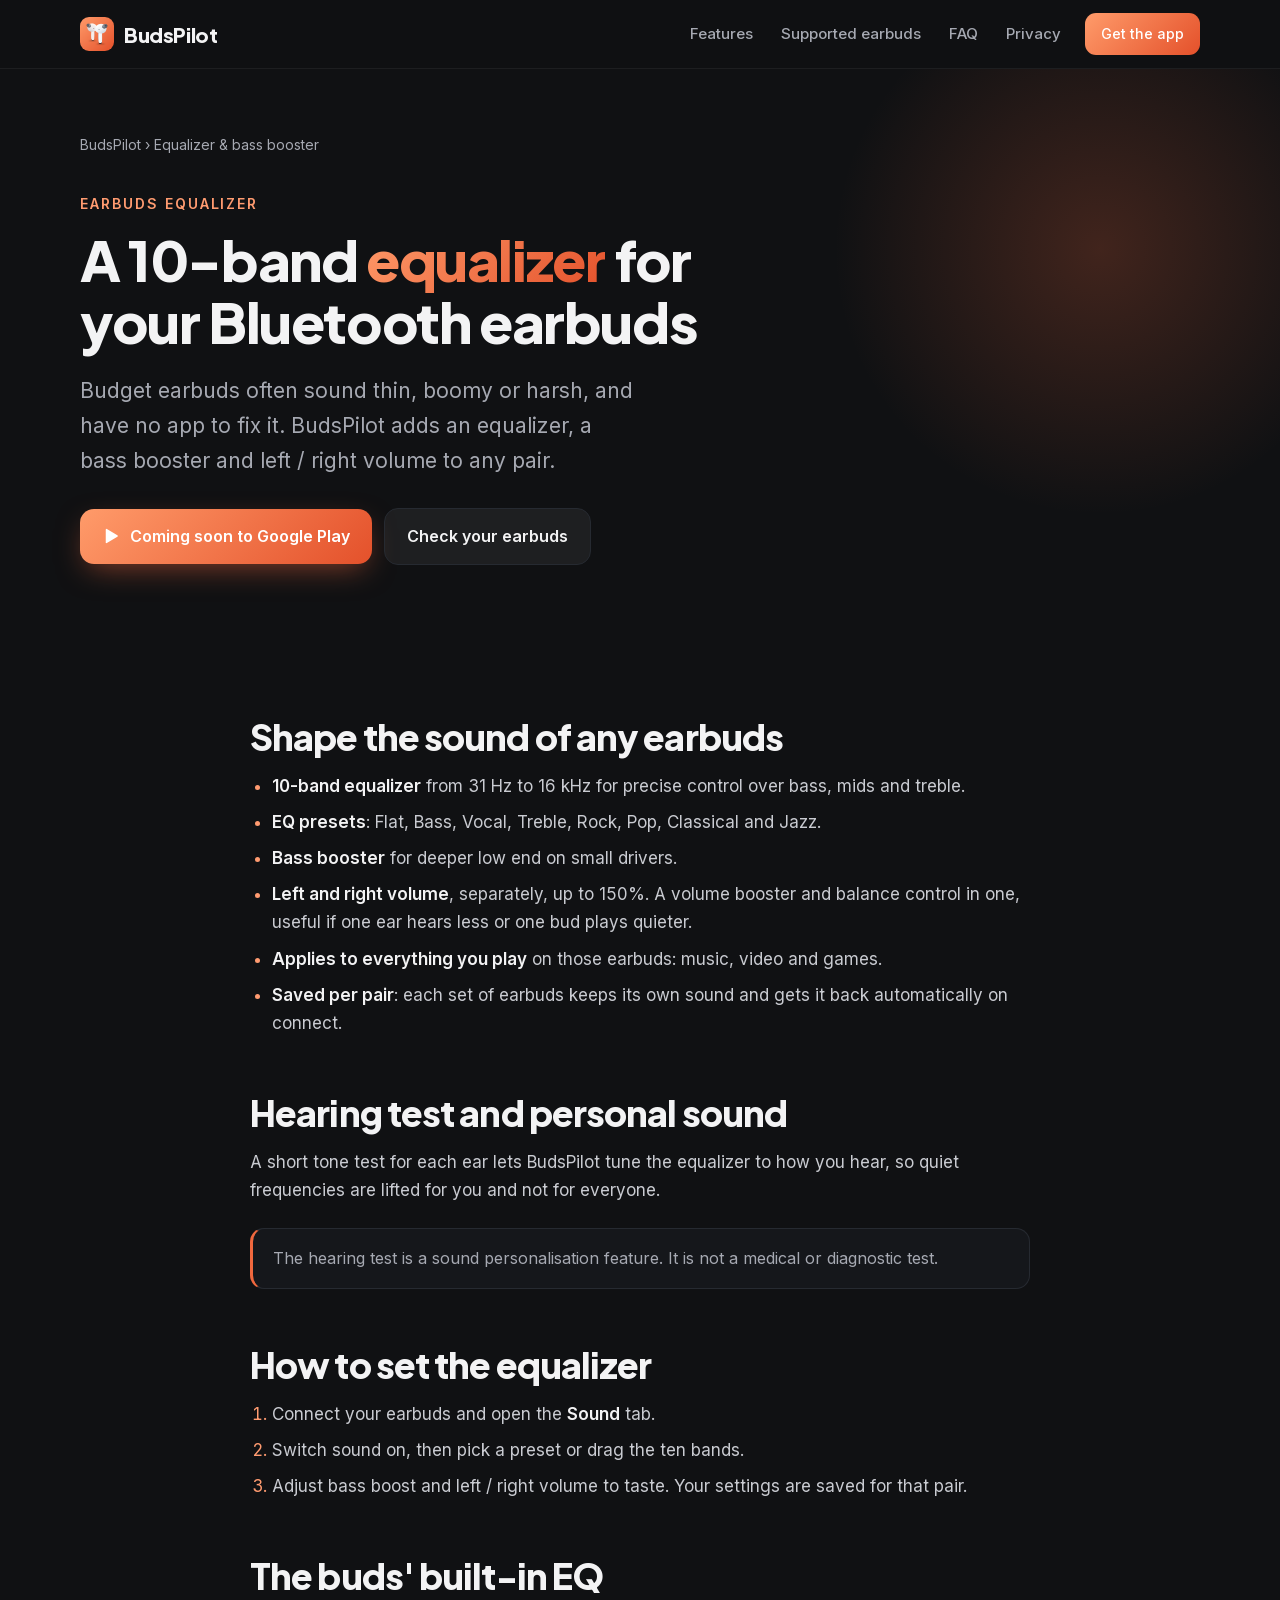
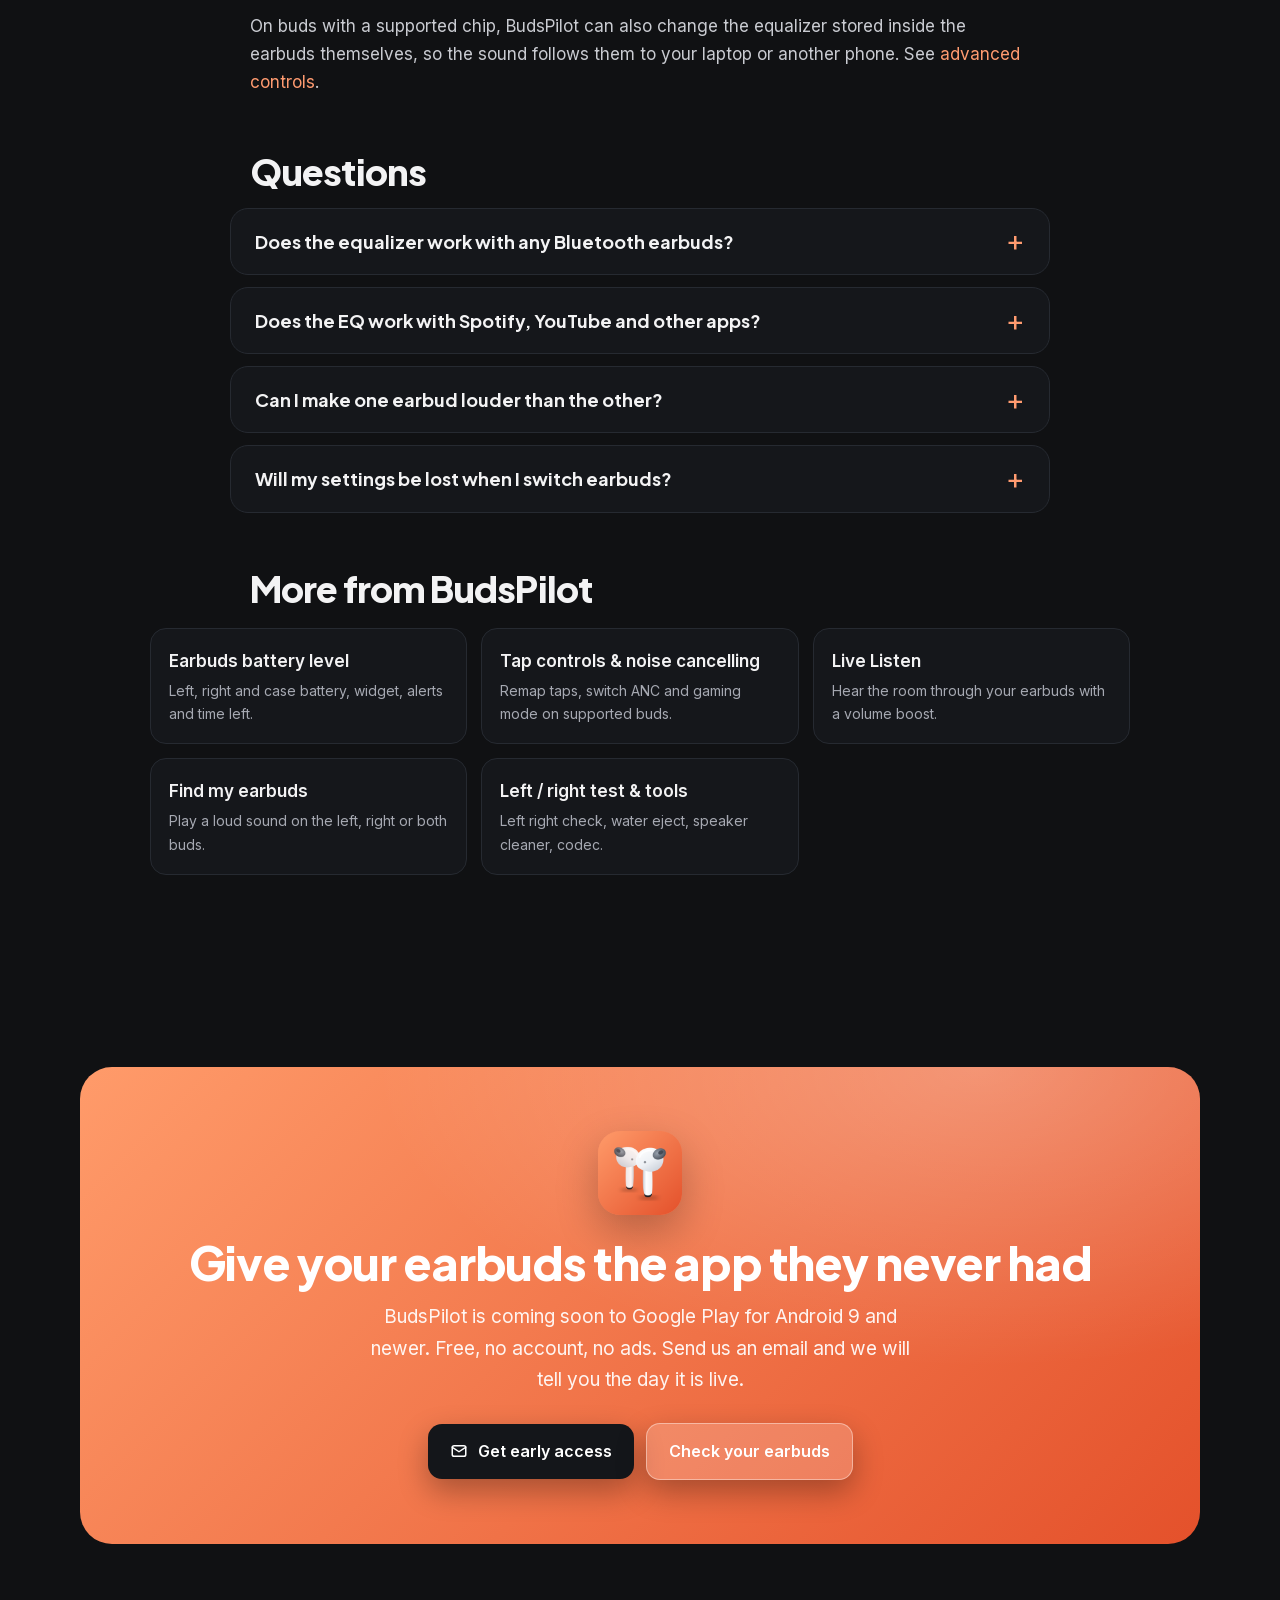
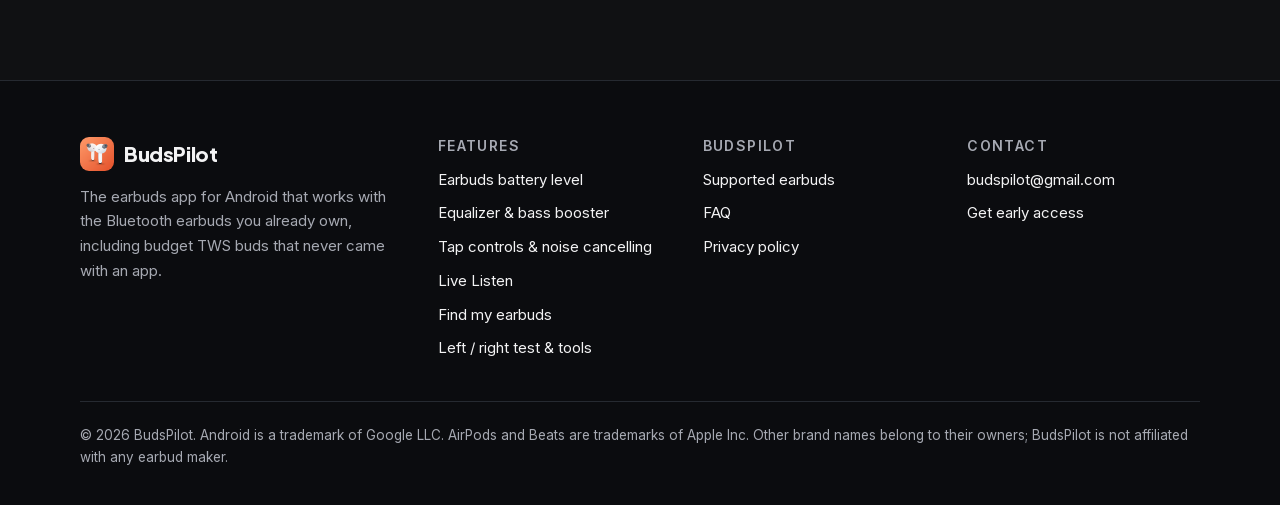
<file: earbuds-equalizer.html>
<!doctype html>
<html lang="en">
<head>
<meta charset="utf-8">
<meta name="viewport" content="width=device-width, initial-scale=1">
<title>Equalizer for Bluetooth Earbuds on Android: 10-Band EQ | BudsPilot</title>
<meta name="description" content="A 10-band equalizer and bass booster for Bluetooth earbuds on Android, with presets, left / right volume balance and a hearing test. Saved per pair.">
<link rel="canonical" href="https://rizwanahmad8311.github.io/budspilot-site/earbuds-equalizer.html">
<meta name="robots" content="index, follow, max-image-preview:large">
<meta name="theme-color" content="#101113">
<meta property="og:type" content="website">
<meta property="og:site_name" content="BudsPilot">
<meta property="og:title" content="Equalizer for Bluetooth Earbuds on Android: 10-Band EQ | BudsPilot">
<meta property="og:description" content="A 10-band equalizer and bass booster for Bluetooth earbuds on Android, with presets, left / right volume balance and a hearing test. Saved per pair.">
<meta property="og:url" content="https://rizwanahmad8311.github.io/budspilot-site/earbuds-equalizer.html">
<meta property="og:image" content="https://rizwanahmad8311.github.io/budspilot-site/assets/og.png">
<meta property="og:image:width" content="1200">
<meta property="og:image:height" content="630">
<meta name="twitter:card" content="summary_large_image">
<link rel="icon" type="image/png" href="assets/favicon.png">
<link rel="apple-touch-icon" href="icon.png">
<link rel="manifest" href="site.webmanifest">
<link rel="preload" href="assets/fonts/PlusJakartaSans-ExtraBold.woff2" as="font" type="font/woff2" crossorigin>
<link rel="preload" href="assets/fonts/Inter-Regular.woff2" as="font" type="font/woff2" crossorigin>
<link rel="stylesheet" href="assets/style.css">
<noscript><style>.rv{opacity:1;transform:none}</style></noscript>
<script type="application/ld+json">{"@context": "https://schema.org", "@graph": [{"@type": "Organization", "@id": "https://rizwanahmad8311.github.io/budspilot-site/#org", "name": "BudsPilot", "url": "https://rizwanahmad8311.github.io/budspilot-site/", "logo": "https://rizwanahmad8311.github.io/budspilot-site/icon.png", "email": "budspilot@gmail.com"}, {"@type": "FAQPage", "mainEntity": [{"@type": "Question", "name": "Does the equalizer work with any Bluetooth earbuds?", "acceptedAnswer": {"@type": "Answer", "text": "Yes. The 10-band equalizer, bass booster and left / right volume work with any Bluetooth earbuds, earphones or headphones on Android 9 and newer."}}, {"@type": "Question", "name": "Does the EQ work with Spotify, YouTube and other apps?", "acceptedAnswer": {"@type": "Answer", "text": "The equalizer is applied to what you play on those earbuds, whichever app the sound comes from."}}, {"@type": "Question", "name": "Can I make one earbud louder than the other?", "acceptedAnswer": {"@type": "Answer", "text": "Yes. Left and right volume are separate and go up to 150%, so you can balance a quiet bud or compensate for an ear that hears less."}}, {"@type": "Question", "name": "Will my settings be lost when I switch earbuds?", "acceptedAnswer": {"@type": "Answer", "text": "No. BudsPilot saves a sound profile for each pair and applies it when that pair connects."}}]}, {"@type": "WebPage", "url": "https://rizwanahmad8311.github.io/budspilot-site/earbuds-equalizer.html", "name": "Equalizer for Bluetooth Earbuds on Android: 10-Band EQ | BudsPilot", "description": "A 10-band equalizer and bass booster for Bluetooth earbuds on Android, with presets, left / right volume balance and a hearing test. Saved per pair.", "about": {"@id": "https://rizwanahmad8311.github.io/budspilot-site/#app"}}, {"@type": "BreadcrumbList", "itemListElement": [{"@type": "ListItem", "position": 1, "name": "BudsPilot", "item": "https://rizwanahmad8311.github.io/budspilot-site/"}, {"@type": "ListItem", "position": 2, "name": "Equalizer & bass booster", "item": "https://rizwanahmad8311.github.io/budspilot-site/earbuds-equalizer.html"}]}]}</script>
</head>
<body>
<a class="skip" href="#main">Skip to content</a>
<header class="top"><div class="wrap">
<a class="brand" href="index.html"><img src="icon.png" width="34" height="34" alt="">BudsPilot</a>
<button class="menu" aria-label="Menu" aria-expanded="false" aria-controls="nav"><svg width="22" height="22" viewBox="0 0 24 24" fill="none" stroke="currentColor" stroke-width="2" stroke-linecap="round"><path d="M4 7h16M4 12h16M4 17h16"/></svg></button>
<nav class="nav" id="nav" aria-label="Main"><a href="index.html#features">Features</a><a href="supported-earbuds.html">Supported earbuds</a><a href="index.html#faq">FAQ</a><a href="privacy.html">Privacy</a><a class="btn sm" href="index.html#get">Get the app</a></nav>
</div></header>
<main id="main">
<div class="phead"><div class="wrap">
<nav class="crumbs" aria-label="Breadcrumb"><a href="index.html">BudsPilot</a> › Equalizer & bass booster</nav>
<div class="" style="padding:36px 0 20px">
<div style="max-width:680px;padding-bottom:40px"><span class="eyebrow">Earbuds equalizer</span><h1>A 10-band <span class="accent">equalizer</span> for your Bluetooth earbuds</h1><p class="lede">Budget earbuds often sound thin, boomy or harsh, and have no app to fix it. BudsPilot adds an equalizer, a bass booster and left / right volume to any pair.</p><div class="cta"><a class="btn" href="mailto:budspilot@gmail.com?subject=BudsPilot%20early%20access&body=Please%20let%20me%20know%20when%20BudsPilot%20is%20on%20Google%20Play.%20My%20earbuds%3A%20"><svg width="18" height="18" viewBox="0 0 24 24" fill="none" stroke="currentColor" stroke-width="2" stroke-linecap="round" stroke-linejoin="round" aria-hidden="true"><path d="M5 3.5v17a1 1 0 0 0 1.5.9l14-8.5a1 1 0 0 0 0-1.8l-14-8.5A1 1 0 0 0 5 3.5z" fill="currentColor" stroke="none"/></svg> Coming soon to Google Play</a><a class="btn ghost" href="supported-earbuds.html">Check your earbuds</a></div></div>

</div></div></div>
<section style="padding-top:36px"><div class="wrap"><div class="prose">
<h2>Shape the sound of any earbuds</h2>
<ul><li><strong>10-band equalizer</strong> from 31 Hz to 16 kHz for precise control over bass, mids and treble.</li>
<li><strong>EQ presets</strong>: Flat, Bass, Vocal, Treble, Rock, Pop, Classical and Jazz.</li>
<li><strong>Bass booster</strong> for deeper low end on small drivers.</li>
<li><strong>Left and right volume</strong>, separately, up to 150%. A volume booster and balance control in one, useful if one ear hears less or one bud plays quieter.</li>
<li><strong>Applies to everything you play</strong> on those earbuds: music, video and games.</li>
<li><strong>Saved per pair</strong>: each set of earbuds keeps its own sound and gets it back automatically on connect.</li></ul>
<h2>Hearing test and personal sound</h2>
<p>A short tone test for each ear lets BudsPilot tune the equalizer to how you hear, so quiet frequencies are lifted for you and not for everyone.</p>
<div class="note">The hearing test is a sound personalisation feature. It is not a medical or diagnostic test.</div>
<h2>How to set the equalizer</h2>
<ol><li>Connect your earbuds and open the <strong>Sound</strong> tab.</li><li>Switch sound on, then pick a preset or drag the ten bands.</li><li>Adjust bass boost and left / right volume to taste. Your settings are saved for that pair.</li></ol>
<h2>The buds' built-in EQ</h2>
<p>On buds with a supported chip, BudsPilot can also change the equalizer stored inside the earbuds themselves, so the sound follows them to your laptop or another phone. See <a href="earbuds-tap-controls.html">advanced controls</a>.</p>
<h2>Questions</h2>
</div>
<div class="faq"><details class="rv"><summary>Does the equalizer work with any Bluetooth earbuds?</summary><p>Yes. The 10-band equalizer, bass booster and left / right volume work with any Bluetooth earbuds, earphones or headphones on Android 9 and newer.</p></details><details class="rv"><summary>Does the EQ work with Spotify, YouTube and other apps?</summary><p>The equalizer is applied to what you play on those earbuds, whichever app the sound comes from.</p></details><details class="rv"><summary>Can I make one earbud louder than the other?</summary><p>Yes. Left and right volume are separate and go up to 150%, so you can balance a quiet bud or compensate for an ear that hears less.</p></details><details class="rv"><summary>Will my settings be lost when I switch earbuds?</summary><p>No. BudsPilot saves a sound profile for each pair and applies it when that pair connects.</p></details></div>
<div class="prose"><h2>More from BudsPilot</h2></div>
<div class="related" style="max-width:980px;margin:20px auto 0"><a href="earbuds-battery-level.html">Earbuds battery level<span>Left, right and case battery, widget, alerts and time left.</span></a><a href="earbuds-tap-controls.html">Tap controls & noise cancelling<span>Remap taps, switch ANC and gaming mode on supported buds.</span></a><a href="live-listen.html">Live Listen<span>Hear the room through your earbuds with a volume boost.</span></a><a href="find-my-earbuds.html">Find my earbuds<span>Play a loud sound on the left, right or both buds.</span></a><a href="earbuds-test-and-tools.html">Left / right test & tools<span>Left right check, water eject, speaker cleaner, codec.</span></a></div>
</div></section>
<section id="get"><div class="wrap"><div class="band rv">
<img src="icon.png" width="84" height="84" alt="BudsPilot app icon" loading="lazy">
<h2>Give your earbuds the app they never had</h2>
<p>BudsPilot is coming soon to Google Play for Android 9 and newer. Free, no account, no ads. Send us an email and we will tell you the day it is live.</p>
<div class="cta"><a class="btn" href="mailto:budspilot@gmail.com?subject=BudsPilot%20early%20access&body=Please%20let%20me%20know%20when%20BudsPilot%20is%20on%20Google%20Play.%20My%20earbuds%3A%20"><svg width="18" height="18" viewBox="0 0 24 24" fill="none" stroke="currentColor" stroke-width="2" stroke-linecap="round" stroke-linejoin="round" aria-hidden="true"><rect x="3" y="5" width="18" height="14" rx="2.5"/><path d="m3 7 9 6 9-6"/></svg> Get early access</a><a class="btn ghost" href="supported-earbuds.html">Check your earbuds</a></div>
</div></div></section>
</main>
<footer><div class="wrap">
<div class="fgrid">
<div><a class="brand" href="index.html"><img src="icon.png" width="34" height="34" alt="">BudsPilot</a>
<p class="about">The earbuds app for Android that works with the Bluetooth earbuds you already own, including budget TWS buds that never came with an app.</p></div>
<div><h4>Features</h4><ul><li><a href="earbuds-battery-level.html">Earbuds battery level</a></li><li><a href="earbuds-equalizer.html">Equalizer & bass booster</a></li><li><a href="earbuds-tap-controls.html">Tap controls & noise cancelling</a></li><li><a href="live-listen.html">Live Listen</a></li><li><a href="find-my-earbuds.html">Find my earbuds</a></li><li><a href="earbuds-test-and-tools.html">Left / right test & tools</a></li></ul></div>
<div><h4>BudsPilot</h4><ul><li><a href="supported-earbuds.html">Supported earbuds</a></li><li><a href="index.html#faq">FAQ</a></li><li><a href="privacy.html">Privacy policy</a></li></ul></div>
<div><h4>Contact</h4><ul><li><a href="mailto:budspilot@gmail.com">budspilot@gmail.com</a></li><li><a href="mailto:budspilot@gmail.com?subject=BudsPilot%20early%20access&body=Please%20let%20me%20know%20when%20BudsPilot%20is%20on%20Google%20Play.%20My%20earbuds%3A%20">Get early access</a></li></ul></div>
</div>
<div class="legal"><span>© 2026 BudsPilot. Android is a trademark of Google LLC. AirPods and Beats are trademarks of Apple Inc. Other brand names belong to their owners; BudsPilot is not affiliated with any earbud maker.</span></div>
</div></footer>
<script src="assets/app.js" defer></script>
</body>
</html>
</file>
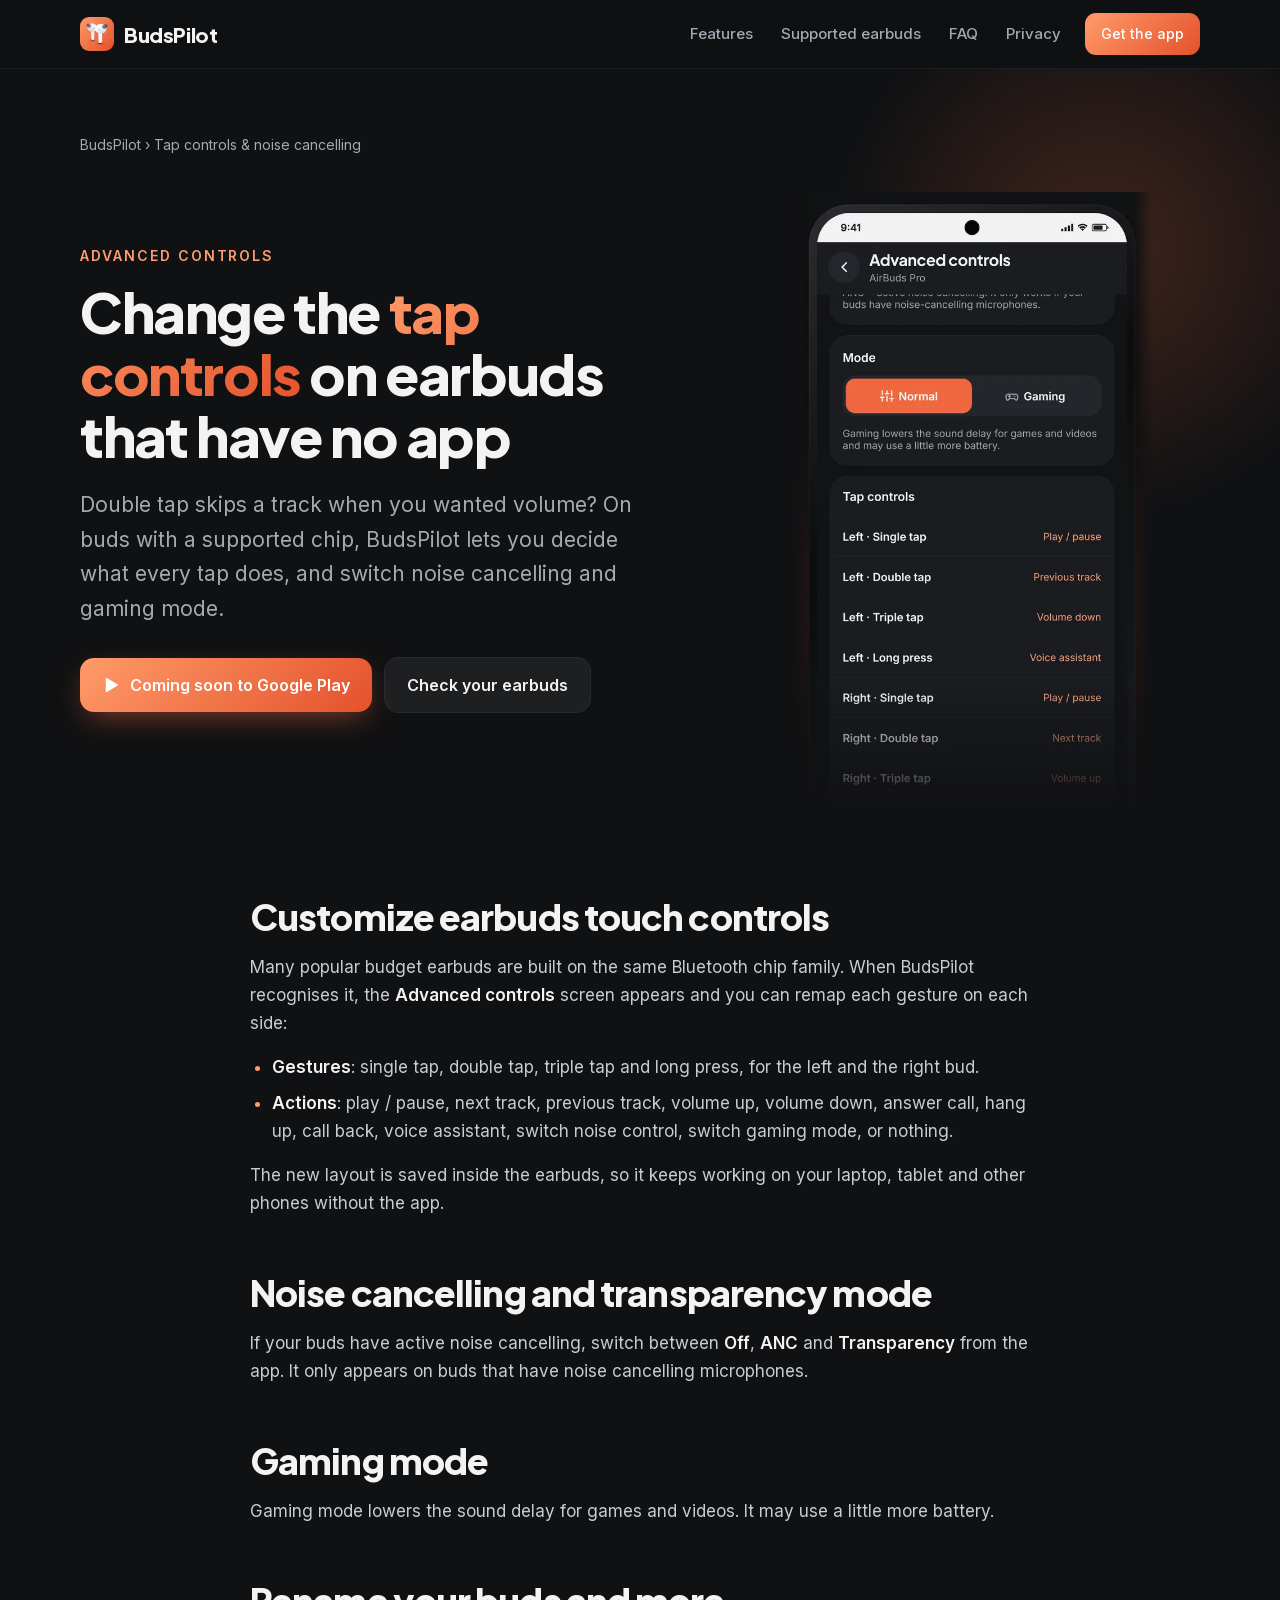
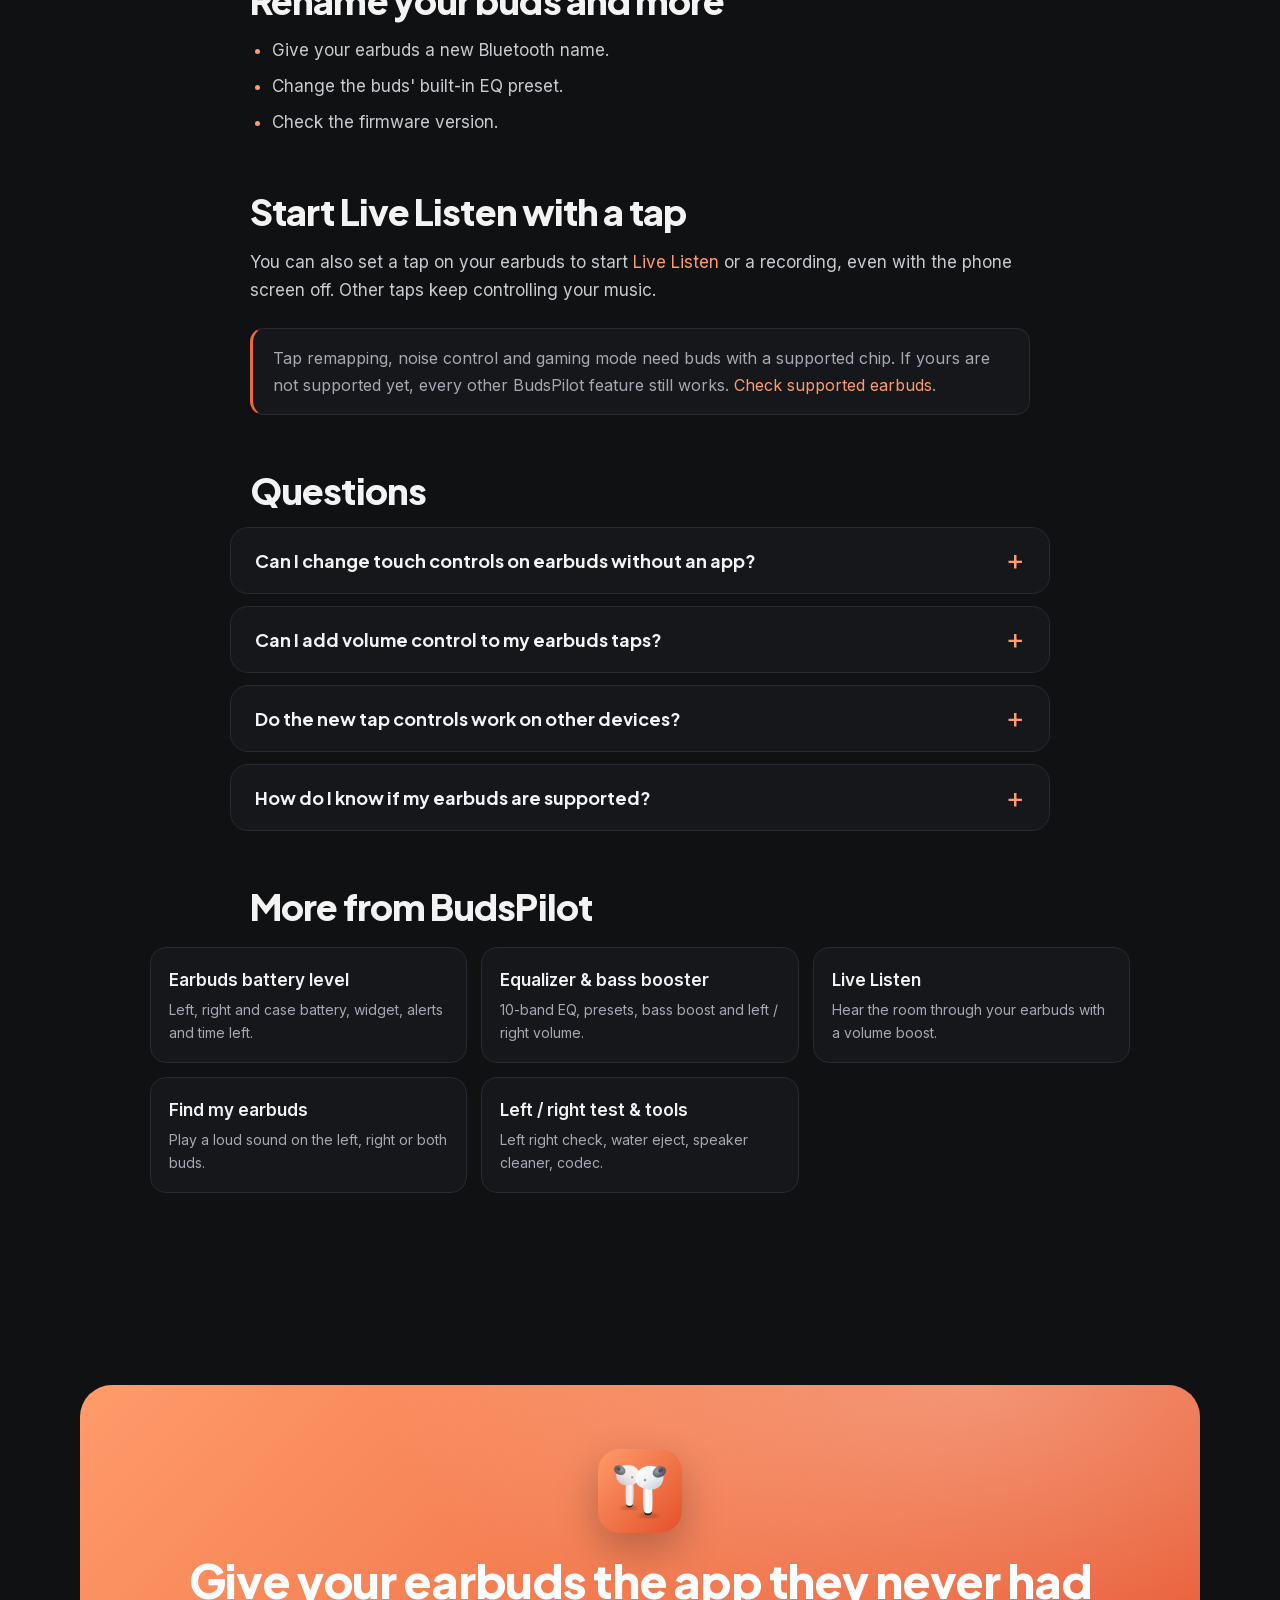
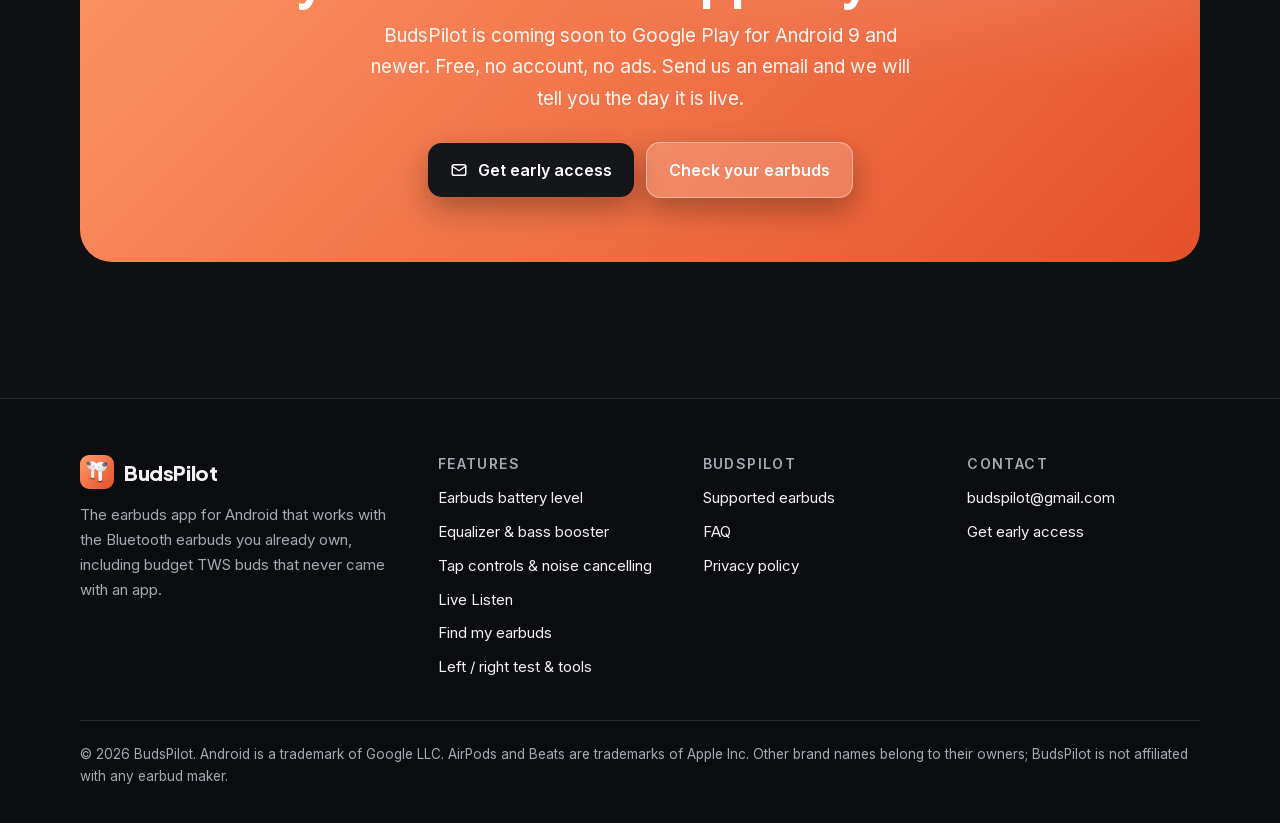
<file: earbuds-tap-controls.html>
<!doctype html>
<html lang="en">
<head>
<meta charset="utf-8">
<meta name="viewport" content="width=device-width, initial-scale=1">
<title>Change Earbuds Tap Controls, ANC &amp; Gaming Mode | BudsPilot</title>
<meta name="description" content="Customize touch controls on earbuds without an app: remap single, double and triple tap and long press, switch noise cancelling and gaming mode.">
<link rel="canonical" href="https://rizwanahmad8311.github.io/budspilot-site/earbuds-tap-controls.html">
<meta name="robots" content="index, follow, max-image-preview:large">
<meta name="theme-color" content="#101113">
<meta property="og:type" content="website">
<meta property="og:site_name" content="BudsPilot">
<meta property="og:title" content="Change Earbuds Tap Controls, ANC &amp; Gaming Mode | BudsPilot">
<meta property="og:description" content="Customize touch controls on earbuds without an app: remap single, double and triple tap and long press, switch noise cancelling and gaming mode.">
<meta property="og:url" content="https://rizwanahmad8311.github.io/budspilot-site/earbuds-tap-controls.html">
<meta property="og:image" content="https://rizwanahmad8311.github.io/budspilot-site/assets/og.png">
<meta property="og:image:width" content="1200">
<meta property="og:image:height" content="630">
<meta name="twitter:card" content="summary_large_image">
<link rel="icon" type="image/png" href="assets/favicon.png">
<link rel="apple-touch-icon" href="icon.png">
<link rel="manifest" href="site.webmanifest">
<link rel="preload" href="assets/fonts/PlusJakartaSans-ExtraBold.woff2" as="font" type="font/woff2" crossorigin>
<link rel="preload" href="assets/fonts/Inter-Regular.woff2" as="font" type="font/woff2" crossorigin>
<link rel="stylesheet" href="assets/style.css">
<noscript><style>.rv{opacity:1;transform:none}</style></noscript>
<script type="application/ld+json">{"@context": "https://schema.org", "@graph": [{"@type": "Organization", "@id": "https://rizwanahmad8311.github.io/budspilot-site/#org", "name": "BudsPilot", "url": "https://rizwanahmad8311.github.io/budspilot-site/", "logo": "https://rizwanahmad8311.github.io/budspilot-site/icon.png", "email": "budspilot@gmail.com"}, {"@type": "FAQPage", "mainEntity": [{"@type": "Question", "name": "Can I change touch controls on earbuds without an app?", "acceptedAnswer": {"@type": "Answer", "text": "On earbuds with a supported chip, yes. BudsPilot remaps single tap, double tap, triple tap and long press on each bud."}}, {"@type": "Question", "name": "Can I add volume control to my earbuds taps?", "acceptedAnswer": {"@type": "Answer", "text": "Yes, on supported buds. Assign volume up and volume down to any gesture, for example triple tap on the right and left bud."}}, {"@type": "Question", "name": "Do the new tap controls work on other devices?", "acceptedAnswer": {"@type": "Answer", "text": "Yes. The settings are stored inside the earbuds, so they work with a laptop, tablet or another phone."}}, {"@type": "Question", "name": "How do I know if my earbuds are supported?", "acceptedAnswer": {"@type": "Answer", "text": "Connect them and open BudsPilot. If the buds show an Advanced badge, tap controls and the other advanced settings are available."}}]}, {"@type": "WebPage", "url": "https://rizwanahmad8311.github.io/budspilot-site/earbuds-tap-controls.html", "name": "Change Earbuds Tap Controls, ANC & Gaming Mode | BudsPilot", "description": "Customize touch controls on earbuds without an app: remap single, double and triple tap and long press, switch noise cancelling and gaming mode.", "about": {"@id": "https://rizwanahmad8311.github.io/budspilot-site/#app"}}, {"@type": "BreadcrumbList", "itemListElement": [{"@type": "ListItem", "position": 1, "name": "BudsPilot", "item": "https://rizwanahmad8311.github.io/budspilot-site/"}, {"@type": "ListItem", "position": 2, "name": "Tap controls & noise cancelling", "item": "https://rizwanahmad8311.github.io/budspilot-site/earbuds-tap-controls.html"}]}]}</script>
</head>
<body>
<a class="skip" href="#main">Skip to content</a>
<header class="top"><div class="wrap">
<a class="brand" href="index.html"><img src="icon.png" width="34" height="34" alt="">BudsPilot</a>
<button class="menu" aria-label="Menu" aria-expanded="false" aria-controls="nav"><svg width="22" height="22" viewBox="0 0 24 24" fill="none" stroke="currentColor" stroke-width="2" stroke-linecap="round"><path d="M4 7h16M4 12h16M4 17h16"/></svg></button>
<nav class="nav" id="nav" aria-label="Main"><a href="index.html#features">Features</a><a href="supported-earbuds.html">Supported earbuds</a><a href="index.html#faq">FAQ</a><a href="privacy.html">Privacy</a><a class="btn sm" href="index.html#get">Get the app</a></nav>
</div></header>
<main id="main">
<div class="phead"><div class="wrap">
<nav class="crumbs" aria-label="Breadcrumb"><a href="index.html">BudsPilot</a> › Tap controls & noise cancelling</nav>
<div class="grid" style="padding:36px 0 0">
<div style="max-width:680px;padding-bottom:40px"><span class="eyebrow">Advanced controls</span><h1>Change the <span class="accent">tap controls</span> on earbuds that have no app</h1><p class="lede">Double tap skips a track when you wanted volume? On buds with a supported chip, BudsPilot lets you decide what every tap does, and switch noise cancelling and gaming mode.</p><div class="cta"><a class="btn" href="mailto:budspilot@gmail.com?subject=BudsPilot%20early%20access&body=Please%20let%20me%20know%20when%20BudsPilot%20is%20on%20Google%20Play.%20My%20earbuds%3A%20"><svg width="18" height="18" viewBox="0 0 24 24" fill="none" stroke="currentColor" stroke-width="2" stroke-linecap="round" stroke-linejoin="round" aria-hidden="true"><path d="M5 3.5v17a1 1 0 0 0 1.5.9l14-8.5a1 1 0 0 0 0-1.8l-14-8.5A1 1 0 0 0 5 3.5z" fill="currentColor" stroke="none"/></svg> Coming soon to Google Play</a><a class="btn ghost" href="supported-earbuds.html">Check your earbuds</a></div></div>
<div class="phone"><img src="assets/img/03-taps.webp" width="640" height="1101" alt="Earbuds tap controls screen: remap single tap, double tap, triple tap and long press" fetchpriority="high"></div>
</div></div></div>
<section style="padding-top:36px"><div class="wrap"><div class="prose">
<h2>Customize earbuds touch controls</h2>
<p>Many popular budget earbuds are built on the same Bluetooth chip family. When BudsPilot recognises it, the <strong>Advanced controls</strong> screen appears and you can remap each gesture on each side:</p>
<ul><li><strong>Gestures</strong>: single tap, double tap, triple tap and long press, for the left and the right bud.</li>
<li><strong>Actions</strong>: play / pause, next track, previous track, volume up, volume down, answer call, hang up, call back, voice assistant, switch noise control, switch gaming mode, or nothing.</li></ul>
<p>The new layout is saved inside the earbuds, so it keeps working on your laptop, tablet and other phones without the app.</p>
<h2>Noise cancelling and transparency mode</h2>
<p>If your buds have active noise cancelling, switch between <strong>Off</strong>, <strong>ANC</strong> and <strong>Transparency</strong> from the app. It only appears on buds that have noise cancelling microphones.</p>
<h2>Gaming mode</h2>
<p>Gaming mode lowers the sound delay for games and videos. It may use a little more battery.</p>
<h2>Rename your buds and more</h2>
<ul><li>Give your earbuds a new Bluetooth name.</li><li>Change the buds' built-in EQ preset.</li><li>Check the firmware version.</li></ul>
<h2>Start Live Listen with a tap</h2>
<p>You can also set a tap on your earbuds to start <a href="live-listen.html">Live Listen</a> or a recording, even with the phone screen off. Other taps keep controlling your music.</p>
<div class="note">Tap remapping, noise control and gaming mode need buds with a supported chip. If yours are not supported yet, every other BudsPilot feature still works. <a href="supported-earbuds.html">Check supported earbuds</a>.</div>
<h2>Questions</h2>
</div>
<div class="faq"><details class="rv"><summary>Can I change touch controls on earbuds without an app?</summary><p>On earbuds with a supported chip, yes. BudsPilot remaps single tap, double tap, triple tap and long press on each bud.</p></details><details class="rv"><summary>Can I add volume control to my earbuds taps?</summary><p>Yes, on supported buds. Assign volume up and volume down to any gesture, for example triple tap on the right and left bud.</p></details><details class="rv"><summary>Do the new tap controls work on other devices?</summary><p>Yes. The settings are stored inside the earbuds, so they work with a laptop, tablet or another phone.</p></details><details class="rv"><summary>How do I know if my earbuds are supported?</summary><p>Connect them and open BudsPilot. If the buds show an Advanced badge, tap controls and the other advanced settings are available.</p></details></div>
<div class="prose"><h2>More from BudsPilot</h2></div>
<div class="related" style="max-width:980px;margin:20px auto 0"><a href="earbuds-battery-level.html">Earbuds battery level<span>Left, right and case battery, widget, alerts and time left.</span></a><a href="earbuds-equalizer.html">Equalizer & bass booster<span>10-band EQ, presets, bass boost and left / right volume.</span></a><a href="live-listen.html">Live Listen<span>Hear the room through your earbuds with a volume boost.</span></a><a href="find-my-earbuds.html">Find my earbuds<span>Play a loud sound on the left, right or both buds.</span></a><a href="earbuds-test-and-tools.html">Left / right test & tools<span>Left right check, water eject, speaker cleaner, codec.</span></a></div>
</div></section>
<section id="get"><div class="wrap"><div class="band rv">
<img src="icon.png" width="84" height="84" alt="BudsPilot app icon" loading="lazy">
<h2>Give your earbuds the app they never had</h2>
<p>BudsPilot is coming soon to Google Play for Android 9 and newer. Free, no account, no ads. Send us an email and we will tell you the day it is live.</p>
<div class="cta"><a class="btn" href="mailto:budspilot@gmail.com?subject=BudsPilot%20early%20access&body=Please%20let%20me%20know%20when%20BudsPilot%20is%20on%20Google%20Play.%20My%20earbuds%3A%20"><svg width="18" height="18" viewBox="0 0 24 24" fill="none" stroke="currentColor" stroke-width="2" stroke-linecap="round" stroke-linejoin="round" aria-hidden="true"><rect x="3" y="5" width="18" height="14" rx="2.5"/><path d="m3 7 9 6 9-6"/></svg> Get early access</a><a class="btn ghost" href="supported-earbuds.html">Check your earbuds</a></div>
</div></div></section>
</main>
<footer><div class="wrap">
<div class="fgrid">
<div><a class="brand" href="index.html"><img src="icon.png" width="34" height="34" alt="">BudsPilot</a>
<p class="about">The earbuds app for Android that works with the Bluetooth earbuds you already own, including budget TWS buds that never came with an app.</p></div>
<div><h4>Features</h4><ul><li><a href="earbuds-battery-level.html">Earbuds battery level</a></li><li><a href="earbuds-equalizer.html">Equalizer & bass booster</a></li><li><a href="earbuds-tap-controls.html">Tap controls & noise cancelling</a></li><li><a href="live-listen.html">Live Listen</a></li><li><a href="find-my-earbuds.html">Find my earbuds</a></li><li><a href="earbuds-test-and-tools.html">Left / right test & tools</a></li></ul></div>
<div><h4>BudsPilot</h4><ul><li><a href="supported-earbuds.html">Supported earbuds</a></li><li><a href="index.html#faq">FAQ</a></li><li><a href="privacy.html">Privacy policy</a></li></ul></div>
<div><h4>Contact</h4><ul><li><a href="mailto:budspilot@gmail.com">budspilot@gmail.com</a></li><li><a href="mailto:budspilot@gmail.com?subject=BudsPilot%20early%20access&body=Please%20let%20me%20know%20when%20BudsPilot%20is%20on%20Google%20Play.%20My%20earbuds%3A%20">Get early access</a></li></ul></div>
</div>
<div class="legal"><span>© 2026 BudsPilot. Android is a trademark of Google LLC. AirPods and Beats are trademarks of Apple Inc. Other brand names belong to their owners; BudsPilot is not affiliated with any earbud maker.</span></div>
</div></footer>
<script src="assets/app.js" defer></script>
</body>
</html>
</file>
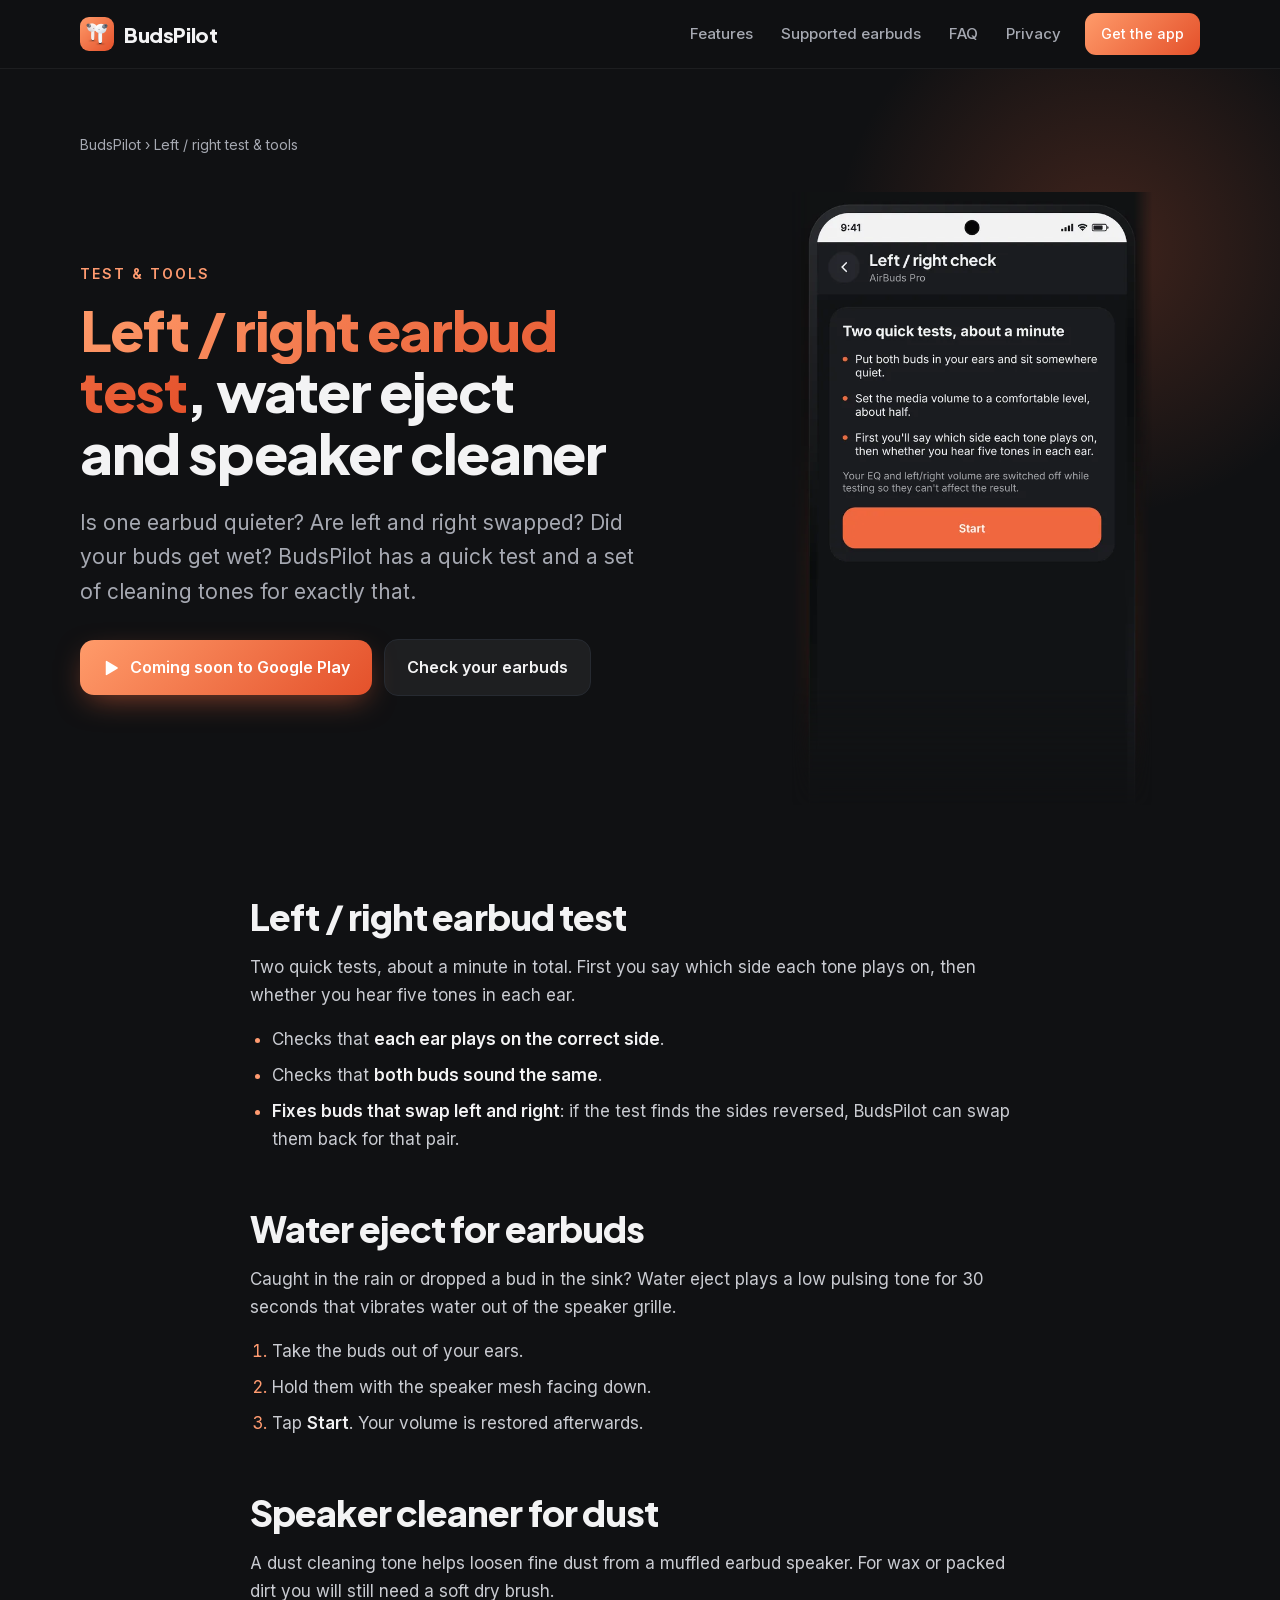
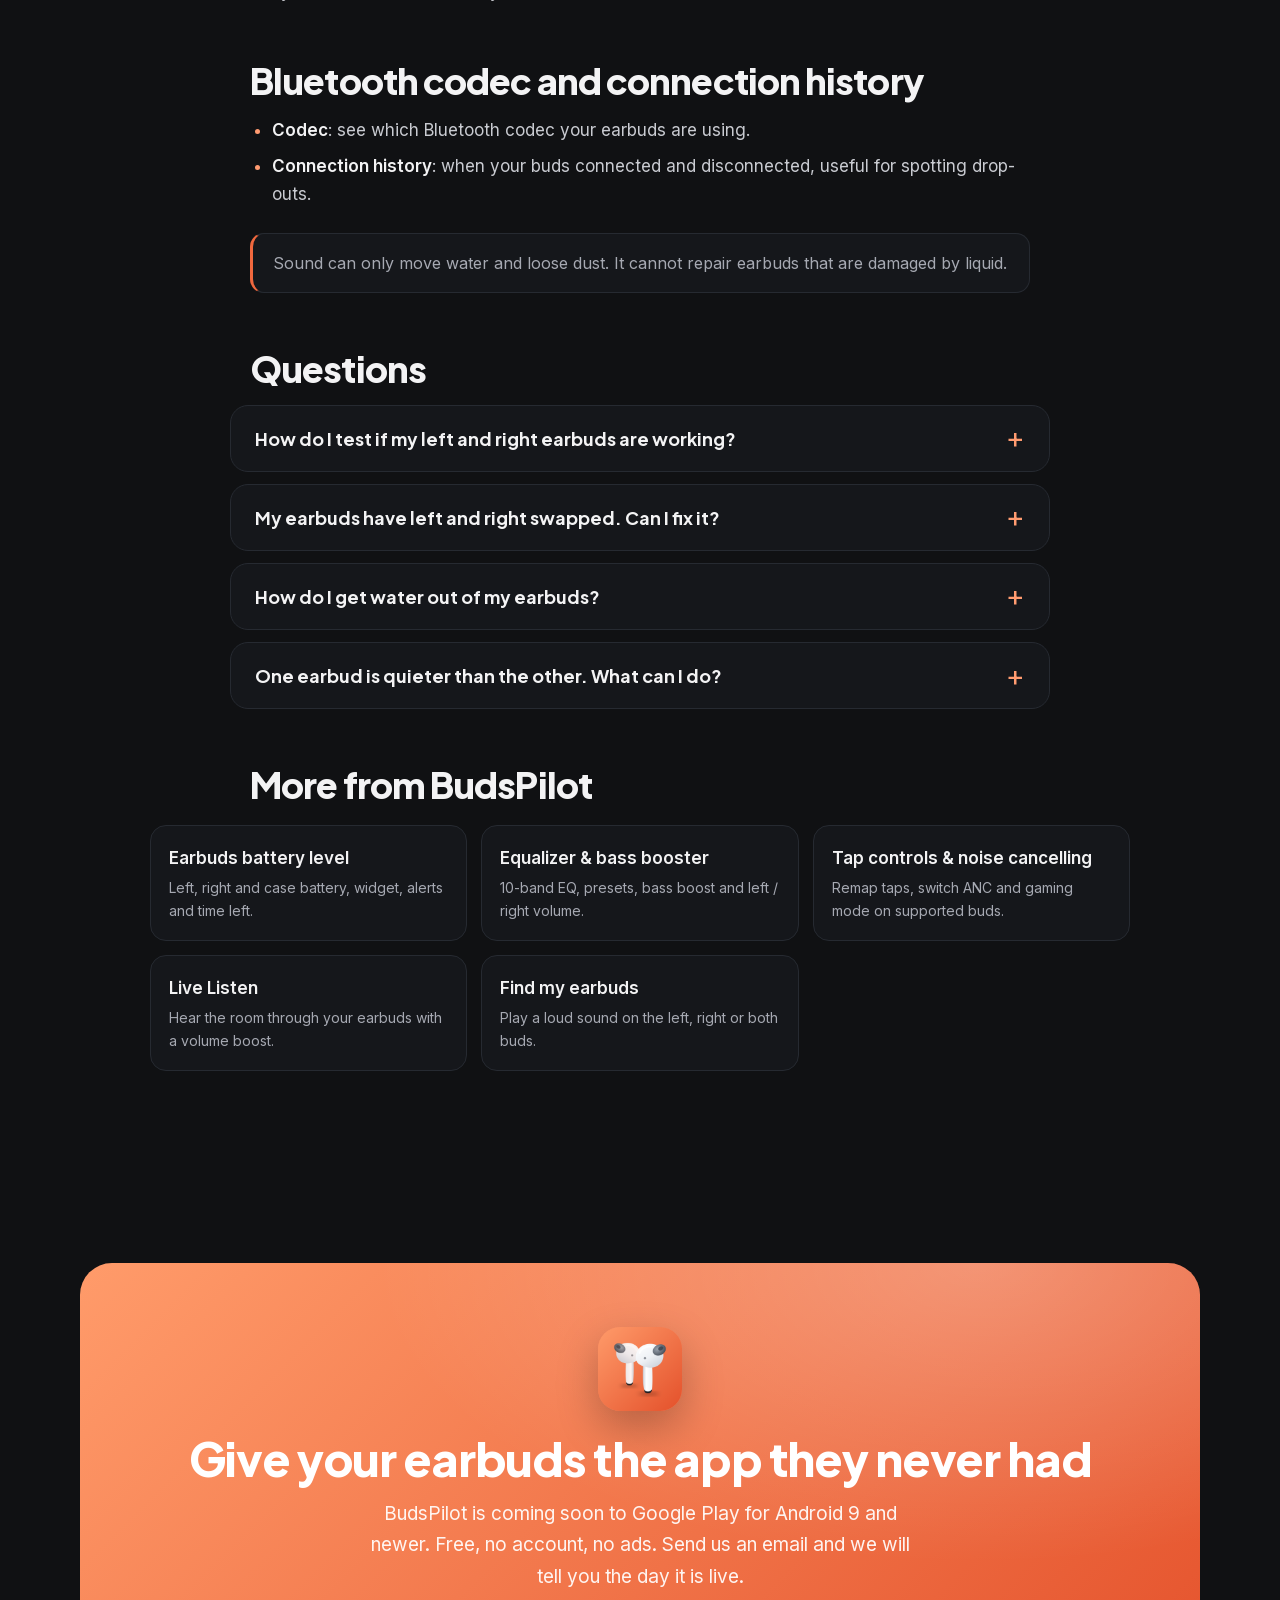
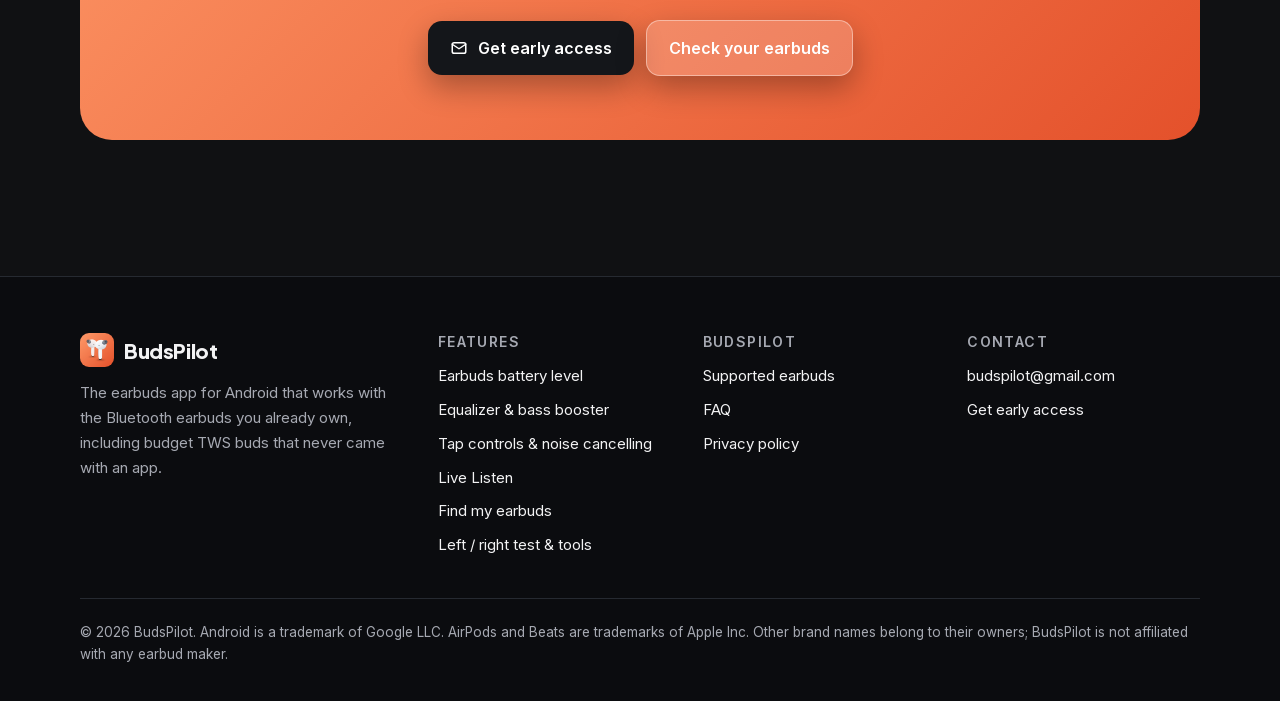
<file: earbuds-test-and-tools.html>
<!doctype html>
<html lang="en">
<head>
<meta charset="utf-8">
<meta name="viewport" content="width=device-width, initial-scale=1">
<title>Left Right Earbud Test, Water Eject &amp; Speaker Cleaner | BudsPilot</title>
<meta name="description" content="Test left and right earbuds, fix swapped sides, eject water and clean muffled earbud speakers with sound. Free tools in the BudsPilot Android app.">
<link rel="canonical" href="https://rizwanahmad8311.github.io/budspilot-site/earbuds-test-and-tools.html">
<meta name="robots" content="index, follow, max-image-preview:large">
<meta name="theme-color" content="#101113">
<meta property="og:type" content="website">
<meta property="og:site_name" content="BudsPilot">
<meta property="og:title" content="Left Right Earbud Test, Water Eject &amp; Speaker Cleaner | BudsPilot">
<meta property="og:description" content="Test left and right earbuds, fix swapped sides, eject water and clean muffled earbud speakers with sound. Free tools in the BudsPilot Android app.">
<meta property="og:url" content="https://rizwanahmad8311.github.io/budspilot-site/earbuds-test-and-tools.html">
<meta property="og:image" content="https://rizwanahmad8311.github.io/budspilot-site/assets/og.png">
<meta property="og:image:width" content="1200">
<meta property="og:image:height" content="630">
<meta name="twitter:card" content="summary_large_image">
<link rel="icon" type="image/png" href="assets/favicon.png">
<link rel="apple-touch-icon" href="icon.png">
<link rel="manifest" href="site.webmanifest">
<link rel="preload" href="assets/fonts/PlusJakartaSans-ExtraBold.woff2" as="font" type="font/woff2" crossorigin>
<link rel="preload" href="assets/fonts/Inter-Regular.woff2" as="font" type="font/woff2" crossorigin>
<link rel="stylesheet" href="assets/style.css">
<noscript><style>.rv{opacity:1;transform:none}</style></noscript>
<script type="application/ld+json">{"@context": "https://schema.org", "@graph": [{"@type": "Organization", "@id": "https://rizwanahmad8311.github.io/budspilot-site/#org", "name": "BudsPilot", "url": "https://rizwanahmad8311.github.io/budspilot-site/", "logo": "https://rizwanahmad8311.github.io/budspilot-site/icon.png", "email": "budspilot@gmail.com"}, {"@type": "FAQPage", "mainEntity": [{"@type": "Question", "name": "How do I test if my left and right earbuds are working?", "acceptedAnswer": {"@type": "Answer", "text": "Open Left / right check in BudsPilot. It plays tones on each side and asks what you hear, which takes about a minute."}}, {"@type": "Question", "name": "My earbuds have left and right swapped. Can I fix it?", "acceptedAnswer": {"@type": "Answer", "text": "Yes. If the left / right test finds that the sides are reversed, BudsPilot can swap the channels for that pair."}}, {"@type": "Question", "name": "How do I get water out of my earbuds?", "acceptedAnswer": {"@type": "Answer", "text": "Take the buds out of your ears, hold them with the mesh facing down and run Eject water in BudsPilot. A low pulsing tone pushes water out of the speaker."}}, {"@type": "Question", "name": "One earbud is quieter than the other. What can I do?", "acceptedAnswer": {"@type": "Answer", "text": "Run the dust cleaning tone and clean the mesh, then use the separate left and right volume in the Sound tab to balance them."}}]}, {"@type": "WebPage", "url": "https://rizwanahmad8311.github.io/budspilot-site/earbuds-test-and-tools.html", "name": "Left Right Earbud Test, Water Eject & Speaker Cleaner | BudsPilot", "description": "Test left and right earbuds, fix swapped sides, eject water and clean muffled earbud speakers with sound. Free tools in the BudsPilot Android app.", "about": {"@id": "https://rizwanahmad8311.github.io/budspilot-site/#app"}}, {"@type": "BreadcrumbList", "itemListElement": [{"@type": "ListItem", "position": 1, "name": "BudsPilot", "item": "https://rizwanahmad8311.github.io/budspilot-site/"}, {"@type": "ListItem", "position": 2, "name": "Left / right test & tools", "item": "https://rizwanahmad8311.github.io/budspilot-site/earbuds-test-and-tools.html"}]}]}</script>
</head>
<body>
<a class="skip" href="#main">Skip to content</a>
<header class="top"><div class="wrap">
<a class="brand" href="index.html"><img src="icon.png" width="34" height="34" alt="">BudsPilot</a>
<button class="menu" aria-label="Menu" aria-expanded="false" aria-controls="nav"><svg width="22" height="22" viewBox="0 0 24 24" fill="none" stroke="currentColor" stroke-width="2" stroke-linecap="round"><path d="M4 7h16M4 12h16M4 17h16"/></svg></button>
<nav class="nav" id="nav" aria-label="Main"><a href="index.html#features">Features</a><a href="supported-earbuds.html">Supported earbuds</a><a href="index.html#faq">FAQ</a><a href="privacy.html">Privacy</a><a class="btn sm" href="index.html#get">Get the app</a></nav>
</div></header>
<main id="main">
<div class="phead"><div class="wrap">
<nav class="crumbs" aria-label="Breadcrumb"><a href="index.html">BudsPilot</a> › Left / right test & tools</nav>
<div class="grid" style="padding:36px 0 0">
<div style="max-width:680px;padding-bottom:40px"><span class="eyebrow">Test & tools</span><h1><span class="accent">Left / right earbud test</span>, water eject and speaker cleaner</h1><p class="lede">Is one earbud quieter? Are left and right swapped? Did your buds get wet? BudsPilot has a quick test and a set of cleaning tones for exactly that.</p><div class="cta"><a class="btn" href="mailto:budspilot@gmail.com?subject=BudsPilot%20early%20access&body=Please%20let%20me%20know%20when%20BudsPilot%20is%20on%20Google%20Play.%20My%20earbuds%3A%20"><svg width="18" height="18" viewBox="0 0 24 24" fill="none" stroke="currentColor" stroke-width="2" stroke-linecap="round" stroke-linejoin="round" aria-hidden="true"><path d="M5 3.5v17a1 1 0 0 0 1.5.9l14-8.5a1 1 0 0 0 0-1.8l-14-8.5A1 1 0 0 0 5 3.5z" fill="currentColor" stroke="none"/></svg> Coming soon to Google Play</a><a class="btn ghost" href="supported-earbuds.html">Check your earbuds</a></div></div>
<div class="phone"><img src="assets/img/05-check.webp" width="640" height="1101" alt="Left right earbud test in the BudsPilot app" fetchpriority="high"></div>
</div></div></div>
<section style="padding-top:36px"><div class="wrap"><div class="prose">
<h2>Left / right earbud test</h2>
<p>Two quick tests, about a minute in total. First you say which side each tone plays on, then whether you hear five tones in each ear.</p>
<ul><li>Checks that <strong>each ear plays on the correct side</strong>.</li><li>Checks that <strong>both buds sound the same</strong>.</li><li><strong>Fixes buds that swap left and right</strong>: if the test finds the sides reversed, BudsPilot can swap them back for that pair.</li></ul>
<h2>Water eject for earbuds</h2>
<p>Caught in the rain or dropped a bud in the sink? Water eject plays a low pulsing tone for 30 seconds that vibrates water out of the speaker grille.</p>
<ol><li>Take the buds out of your ears.</li><li>Hold them with the speaker mesh facing down.</li><li>Tap <strong>Start</strong>. Your volume is restored afterwards.</li></ol>
<h2>Speaker cleaner for dust</h2>
<p>A dust cleaning tone helps loosen fine dust from a muffled earbud speaker. For wax or packed dirt you will still need a soft dry brush.</p>
<h2>Bluetooth codec and connection history</h2>
<ul><li><strong>Codec</strong>: see which Bluetooth codec your earbuds are using.</li><li><strong>Connection history</strong>: when your buds connected and disconnected, useful for spotting drop-outs.</li></ul>
<div class="note">Sound can only move water and loose dust. It cannot repair earbuds that are damaged by liquid.</div>
<h2>Questions</h2>
</div>
<div class="faq"><details class="rv"><summary>How do I test if my left and right earbuds are working?</summary><p>Open Left / right check in BudsPilot. It plays tones on each side and asks what you hear, which takes about a minute.</p></details><details class="rv"><summary>My earbuds have left and right swapped. Can I fix it?</summary><p>Yes. If the left / right test finds that the sides are reversed, BudsPilot can swap the channels for that pair.</p></details><details class="rv"><summary>How do I get water out of my earbuds?</summary><p>Take the buds out of your ears, hold them with the mesh facing down and run Eject water in BudsPilot. A low pulsing tone pushes water out of the speaker.</p></details><details class="rv"><summary>One earbud is quieter than the other. What can I do?</summary><p>Run the dust cleaning tone and clean the mesh, then use the separate left and right volume in the Sound tab to balance them.</p></details></div>
<div class="prose"><h2>More from BudsPilot</h2></div>
<div class="related" style="max-width:980px;margin:20px auto 0"><a href="earbuds-battery-level.html">Earbuds battery level<span>Left, right and case battery, widget, alerts and time left.</span></a><a href="earbuds-equalizer.html">Equalizer & bass booster<span>10-band EQ, presets, bass boost and left / right volume.</span></a><a href="earbuds-tap-controls.html">Tap controls & noise cancelling<span>Remap taps, switch ANC and gaming mode on supported buds.</span></a><a href="live-listen.html">Live Listen<span>Hear the room through your earbuds with a volume boost.</span></a><a href="find-my-earbuds.html">Find my earbuds<span>Play a loud sound on the left, right or both buds.</span></a></div>
</div></section>
<section id="get"><div class="wrap"><div class="band rv">
<img src="icon.png" width="84" height="84" alt="BudsPilot app icon" loading="lazy">
<h2>Give your earbuds the app they never had</h2>
<p>BudsPilot is coming soon to Google Play for Android 9 and newer. Free, no account, no ads. Send us an email and we will tell you the day it is live.</p>
<div class="cta"><a class="btn" href="mailto:budspilot@gmail.com?subject=BudsPilot%20early%20access&body=Please%20let%20me%20know%20when%20BudsPilot%20is%20on%20Google%20Play.%20My%20earbuds%3A%20"><svg width="18" height="18" viewBox="0 0 24 24" fill="none" stroke="currentColor" stroke-width="2" stroke-linecap="round" stroke-linejoin="round" aria-hidden="true"><rect x="3" y="5" width="18" height="14" rx="2.5"/><path d="m3 7 9 6 9-6"/></svg> Get early access</a><a class="btn ghost" href="supported-earbuds.html">Check your earbuds</a></div>
</div></div></section>
</main>
<footer><div class="wrap">
<div class="fgrid">
<div><a class="brand" href="index.html"><img src="icon.png" width="34" height="34" alt="">BudsPilot</a>
<p class="about">The earbuds app for Android that works with the Bluetooth earbuds you already own, including budget TWS buds that never came with an app.</p></div>
<div><h4>Features</h4><ul><li><a href="earbuds-battery-level.html">Earbuds battery level</a></li><li><a href="earbuds-equalizer.html">Equalizer & bass booster</a></li><li><a href="earbuds-tap-controls.html">Tap controls & noise cancelling</a></li><li><a href="live-listen.html">Live Listen</a></li><li><a href="find-my-earbuds.html">Find my earbuds</a></li><li><a href="earbuds-test-and-tools.html">Left / right test & tools</a></li></ul></div>
<div><h4>BudsPilot</h4><ul><li><a href="supported-earbuds.html">Supported earbuds</a></li><li><a href="index.html#faq">FAQ</a></li><li><a href="privacy.html">Privacy policy</a></li></ul></div>
<div><h4>Contact</h4><ul><li><a href="mailto:budspilot@gmail.com">budspilot@gmail.com</a></li><li><a href="mailto:budspilot@gmail.com?subject=BudsPilot%20early%20access&body=Please%20let%20me%20know%20when%20BudsPilot%20is%20on%20Google%20Play.%20My%20earbuds%3A%20">Get early access</a></li></ul></div>
</div>
<div class="legal"><span>© 2026 BudsPilot. Android is a trademark of Google LLC. AirPods and Beats are trademarks of Apple Inc. Other brand names belong to their owners; BudsPilot is not affiliated with any earbud maker.</span></div>
</div></footer>
<script src="assets/app.js" defer></script>
</body>
</html>
</file>
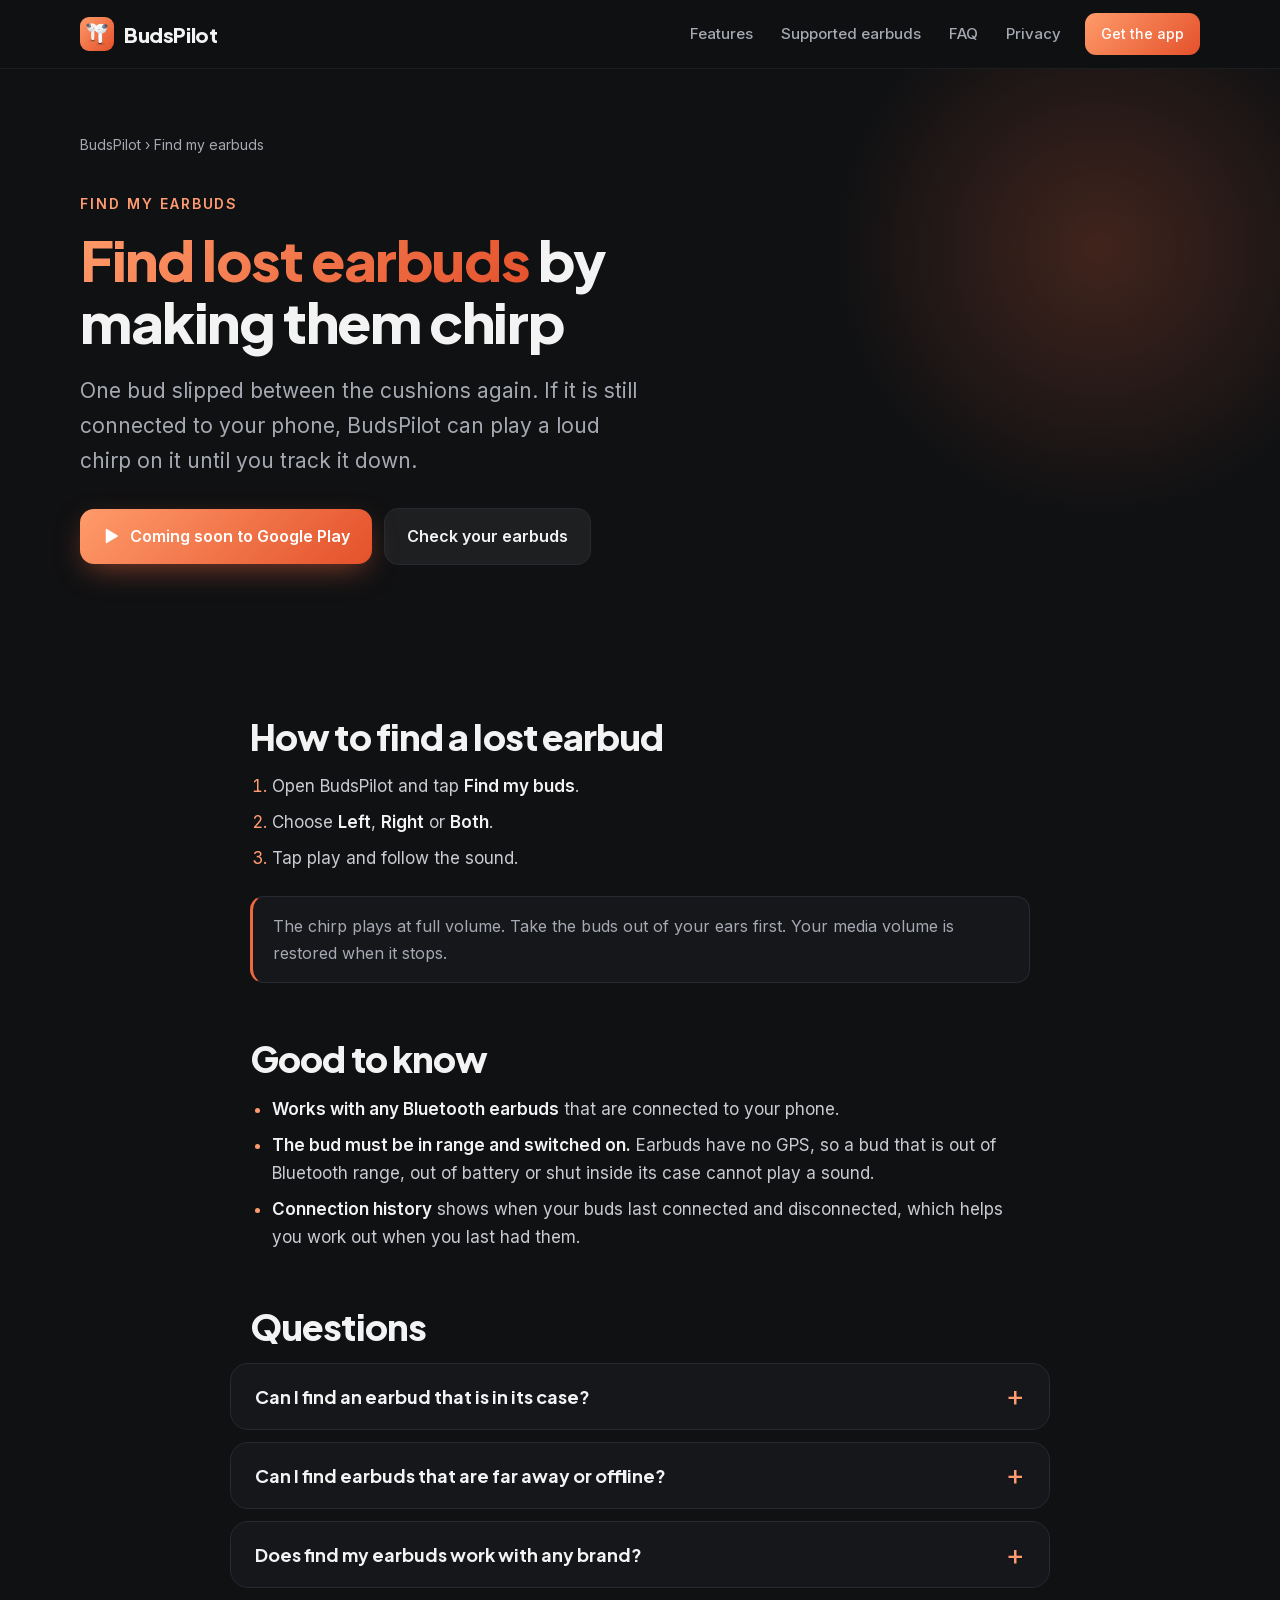
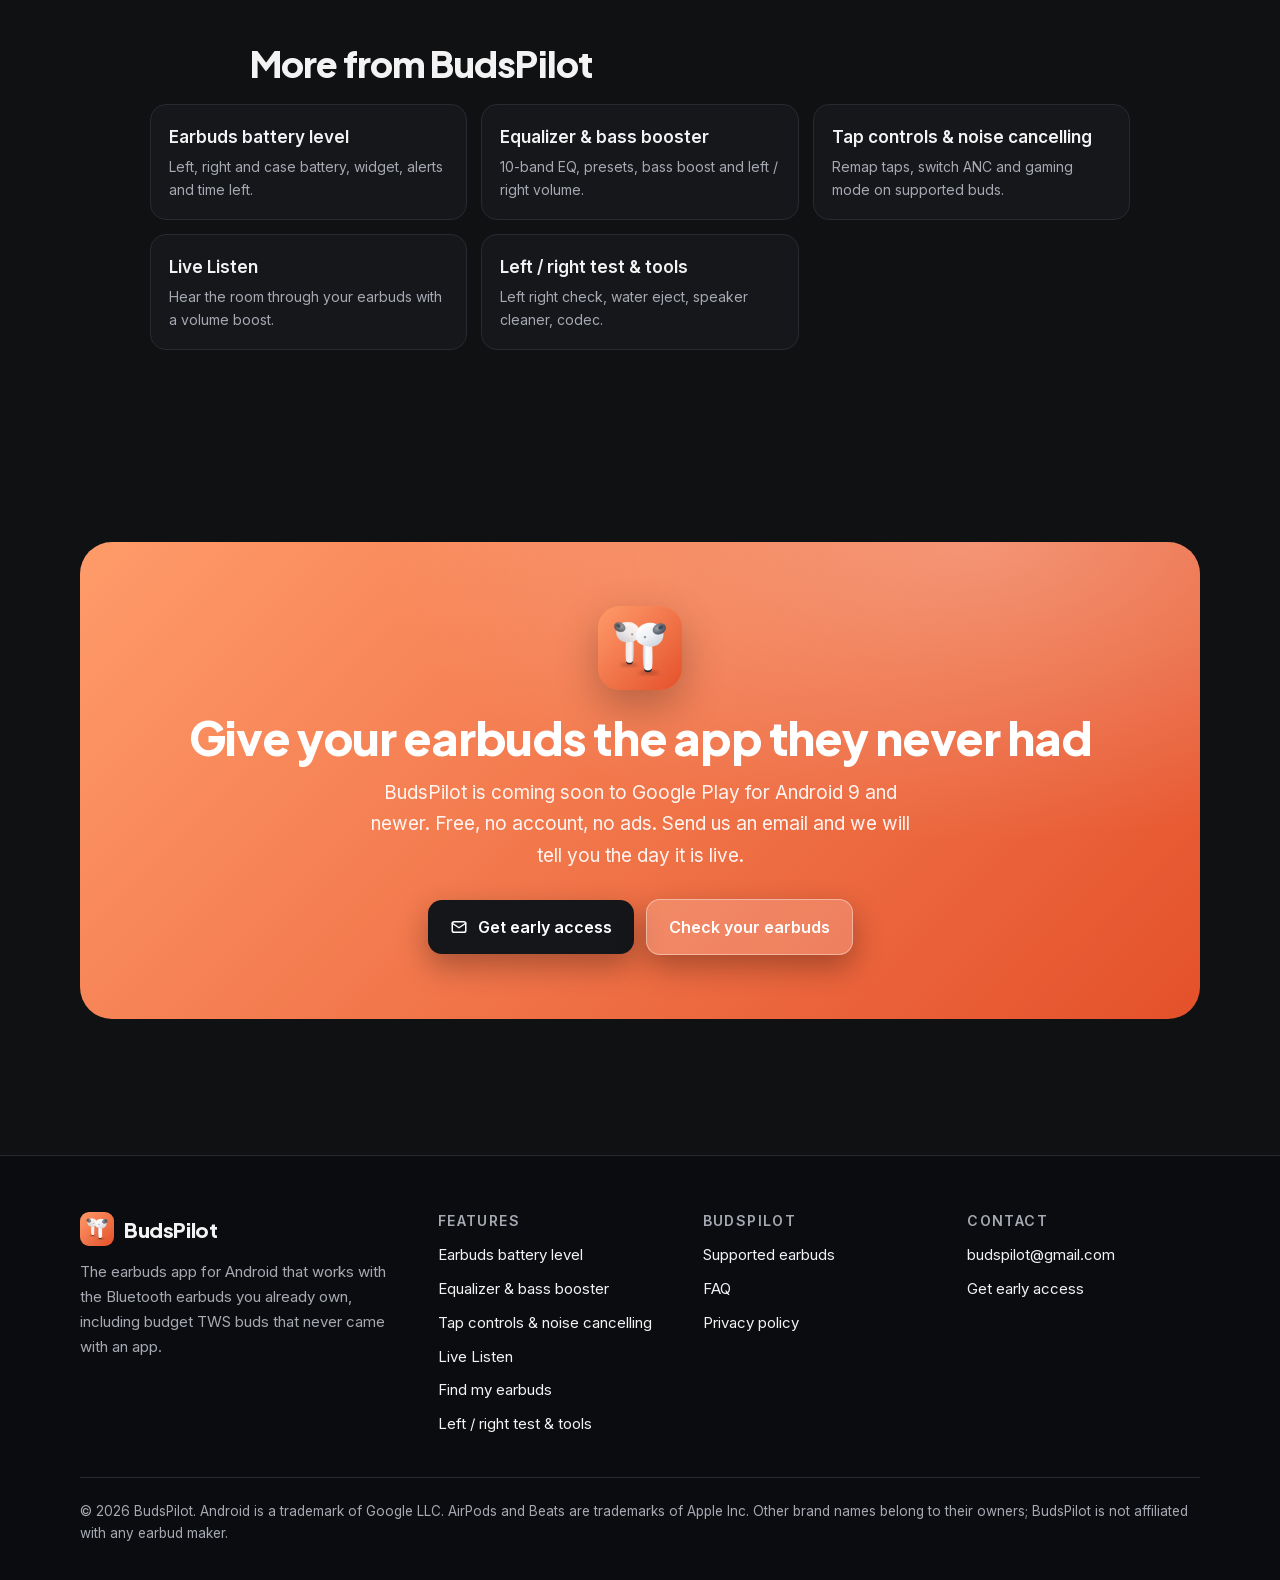
<file: find-my-earbuds.html>
<!doctype html>
<html lang="en">
<head>
<meta charset="utf-8">
<meta name="viewport" content="width=device-width, initial-scale=1">
<title>Find My Earbuds on Android: Play a Sound on Lost Buds | BudsPilot</title>
<meta name="description" content="Lost an earbud nearby? BudsPilot plays a loud sound on the left, right or both Bluetooth earbuds so you can find them. Works with any connected pair.">
<link rel="canonical" href="https://rizwanahmad8311.github.io/budspilot-site/find-my-earbuds.html">
<meta name="robots" content="index, follow, max-image-preview:large">
<meta name="theme-color" content="#101113">
<meta property="og:type" content="website">
<meta property="og:site_name" content="BudsPilot">
<meta property="og:title" content="Find My Earbuds on Android: Play a Sound on Lost Buds | BudsPilot">
<meta property="og:description" content="Lost an earbud nearby? BudsPilot plays a loud sound on the left, right or both Bluetooth earbuds so you can find them. Works with any connected pair.">
<meta property="og:url" content="https://rizwanahmad8311.github.io/budspilot-site/find-my-earbuds.html">
<meta property="og:image" content="https://rizwanahmad8311.github.io/budspilot-site/assets/og.png">
<meta property="og:image:width" content="1200">
<meta property="og:image:height" content="630">
<meta name="twitter:card" content="summary_large_image">
<link rel="icon" type="image/png" href="assets/favicon.png">
<link rel="apple-touch-icon" href="icon.png">
<link rel="manifest" href="site.webmanifest">
<link rel="preload" href="assets/fonts/PlusJakartaSans-ExtraBold.woff2" as="font" type="font/woff2" crossorigin>
<link rel="preload" href="assets/fonts/Inter-Regular.woff2" as="font" type="font/woff2" crossorigin>
<link rel="stylesheet" href="assets/style.css">
<noscript><style>.rv{opacity:1;transform:none}</style></noscript>
<script type="application/ld+json">{"@context": "https://schema.org", "@graph": [{"@type": "Organization", "@id": "https://rizwanahmad8311.github.io/budspilot-site/#org", "name": "BudsPilot", "url": "https://rizwanahmad8311.github.io/budspilot-site/", "logo": "https://rizwanahmad8311.github.io/budspilot-site/icon.png", "email": "budspilot@gmail.com"}, {"@type": "FAQPage", "mainEntity": [{"@type": "Question", "name": "Can I find an earbud that is in its case?", "acceptedAnswer": {"@type": "Answer", "text": "Usually not. Most earbuds switch off and disconnect when the case is closed, so they cannot play a sound."}}, {"@type": "Question", "name": "Can I find earbuds that are far away or offline?", "acceptedAnswer": {"@type": "Answer", "text": "No. BudsPilot plays a sound over Bluetooth, so the earbud has to be switched on and within range of your phone. The connection history shows when they were last connected."}}, {"@type": "Question", "name": "Does find my earbuds work with any brand?", "acceptedAnswer": {"@type": "Answer", "text": "Yes. It works with any Bluetooth earbuds that are currently connected to your Android phone."}}]}, {"@type": "WebPage", "url": "https://rizwanahmad8311.github.io/budspilot-site/find-my-earbuds.html", "name": "Find My Earbuds on Android: Play a Sound on Lost Buds | BudsPilot", "description": "Lost an earbud nearby? BudsPilot plays a loud sound on the left, right or both Bluetooth earbuds so you can find them. Works with any connected pair.", "about": {"@id": "https://rizwanahmad8311.github.io/budspilot-site/#app"}}, {"@type": "BreadcrumbList", "itemListElement": [{"@type": "ListItem", "position": 1, "name": "BudsPilot", "item": "https://rizwanahmad8311.github.io/budspilot-site/"}, {"@type": "ListItem", "position": 2, "name": "Find my earbuds", "item": "https://rizwanahmad8311.github.io/budspilot-site/find-my-earbuds.html"}]}]}</script>
</head>
<body>
<a class="skip" href="#main">Skip to content</a>
<header class="top"><div class="wrap">
<a class="brand" href="index.html"><img src="icon.png" width="34" height="34" alt="">BudsPilot</a>
<button class="menu" aria-label="Menu" aria-expanded="false" aria-controls="nav"><svg width="22" height="22" viewBox="0 0 24 24" fill="none" stroke="currentColor" stroke-width="2" stroke-linecap="round"><path d="M4 7h16M4 12h16M4 17h16"/></svg></button>
<nav class="nav" id="nav" aria-label="Main"><a href="index.html#features">Features</a><a href="supported-earbuds.html">Supported earbuds</a><a href="index.html#faq">FAQ</a><a href="privacy.html">Privacy</a><a class="btn sm" href="index.html#get">Get the app</a></nav>
</div></header>
<main id="main">
<div class="phead"><div class="wrap">
<nav class="crumbs" aria-label="Breadcrumb"><a href="index.html">BudsPilot</a> › Find my earbuds</nav>
<div class="" style="padding:36px 0 20px">
<div style="max-width:680px;padding-bottom:40px"><span class="eyebrow">Find my earbuds</span><h1><span class="accent">Find lost earbuds</span> by making them chirp</h1><p class="lede">One bud slipped between the cushions again. If it is still connected to your phone, BudsPilot can play a loud chirp on it until you track it down.</p><div class="cta"><a class="btn" href="mailto:budspilot@gmail.com?subject=BudsPilot%20early%20access&body=Please%20let%20me%20know%20when%20BudsPilot%20is%20on%20Google%20Play.%20My%20earbuds%3A%20"><svg width="18" height="18" viewBox="0 0 24 24" fill="none" stroke="currentColor" stroke-width="2" stroke-linecap="round" stroke-linejoin="round" aria-hidden="true"><path d="M5 3.5v17a1 1 0 0 0 1.5.9l14-8.5a1 1 0 0 0 0-1.8l-14-8.5A1 1 0 0 0 5 3.5z" fill="currentColor" stroke="none"/></svg> Coming soon to Google Play</a><a class="btn ghost" href="supported-earbuds.html">Check your earbuds</a></div></div>

</div></div></div>
<section style="padding-top:36px"><div class="wrap"><div class="prose">
<h2>How to find a lost earbud</h2>
<ol><li>Open BudsPilot and tap <strong>Find my buds</strong>.</li><li>Choose <strong>Left</strong>, <strong>Right</strong> or <strong>Both</strong>.</li><li>Tap play and follow the sound.</li></ol>
<div class="note">The chirp plays at full volume. Take the buds out of your ears first. Your media volume is restored when it stops.</div>
<h2>Good to know</h2>
<ul><li><strong>Works with any Bluetooth earbuds</strong> that are connected to your phone.</li>
<li><strong>The bud must be in range and switched on.</strong> Earbuds have no GPS, so a bud that is out of Bluetooth range, out of battery or shut inside its case cannot play a sound.</li>
<li><strong>Connection history</strong> shows when your buds last connected and disconnected, which helps you work out when you last had them.</li></ul>
<h2>Questions</h2>
</div>
<div class="faq"><details class="rv"><summary>Can I find an earbud that is in its case?</summary><p>Usually not. Most earbuds switch off and disconnect when the case is closed, so they cannot play a sound.</p></details><details class="rv"><summary>Can I find earbuds that are far away or offline?</summary><p>No. BudsPilot plays a sound over Bluetooth, so the earbud has to be switched on and within range of your phone. The connection history shows when they were last connected.</p></details><details class="rv"><summary>Does find my earbuds work with any brand?</summary><p>Yes. It works with any Bluetooth earbuds that are currently connected to your Android phone.</p></details></div>
<div class="prose"><h2>More from BudsPilot</h2></div>
<div class="related" style="max-width:980px;margin:20px auto 0"><a href="earbuds-battery-level.html">Earbuds battery level<span>Left, right and case battery, widget, alerts and time left.</span></a><a href="earbuds-equalizer.html">Equalizer & bass booster<span>10-band EQ, presets, bass boost and left / right volume.</span></a><a href="earbuds-tap-controls.html">Tap controls & noise cancelling<span>Remap taps, switch ANC and gaming mode on supported buds.</span></a><a href="live-listen.html">Live Listen<span>Hear the room through your earbuds with a volume boost.</span></a><a href="earbuds-test-and-tools.html">Left / right test & tools<span>Left right check, water eject, speaker cleaner, codec.</span></a></div>
</div></section>
<section id="get"><div class="wrap"><div class="band rv">
<img src="icon.png" width="84" height="84" alt="BudsPilot app icon" loading="lazy">
<h2>Give your earbuds the app they never had</h2>
<p>BudsPilot is coming soon to Google Play for Android 9 and newer. Free, no account, no ads. Send us an email and we will tell you the day it is live.</p>
<div class="cta"><a class="btn" href="mailto:budspilot@gmail.com?subject=BudsPilot%20early%20access&body=Please%20let%20me%20know%20when%20BudsPilot%20is%20on%20Google%20Play.%20My%20earbuds%3A%20"><svg width="18" height="18" viewBox="0 0 24 24" fill="none" stroke="currentColor" stroke-width="2" stroke-linecap="round" stroke-linejoin="round" aria-hidden="true"><rect x="3" y="5" width="18" height="14" rx="2.5"/><path d="m3 7 9 6 9-6"/></svg> Get early access</a><a class="btn ghost" href="supported-earbuds.html">Check your earbuds</a></div>
</div></div></section>
</main>
<footer><div class="wrap">
<div class="fgrid">
<div><a class="brand" href="index.html"><img src="icon.png" width="34" height="34" alt="">BudsPilot</a>
<p class="about">The earbuds app for Android that works with the Bluetooth earbuds you already own, including budget TWS buds that never came with an app.</p></div>
<div><h4>Features</h4><ul><li><a href="earbuds-battery-level.html">Earbuds battery level</a></li><li><a href="earbuds-equalizer.html">Equalizer & bass booster</a></li><li><a href="earbuds-tap-controls.html">Tap controls & noise cancelling</a></li><li><a href="live-listen.html">Live Listen</a></li><li><a href="find-my-earbuds.html">Find my earbuds</a></li><li><a href="earbuds-test-and-tools.html">Left / right test & tools</a></li></ul></div>
<div><h4>BudsPilot</h4><ul><li><a href="supported-earbuds.html">Supported earbuds</a></li><li><a href="index.html#faq">FAQ</a></li><li><a href="privacy.html">Privacy policy</a></li></ul></div>
<div><h4>Contact</h4><ul><li><a href="mailto:budspilot@gmail.com">budspilot@gmail.com</a></li><li><a href="mailto:budspilot@gmail.com?subject=BudsPilot%20early%20access&body=Please%20let%20me%20know%20when%20BudsPilot%20is%20on%20Google%20Play.%20My%20earbuds%3A%20">Get early access</a></li></ul></div>
</div>
<div class="legal"><span>© 2026 BudsPilot. Android is a trademark of Google LLC. AirPods and Beats are trademarks of Apple Inc. Other brand names belong to their owners; BudsPilot is not affiliated with any earbud maker.</span></div>
</div></footer>
<script src="assets/app.js" defer></script>
</body>
</html>
</file>
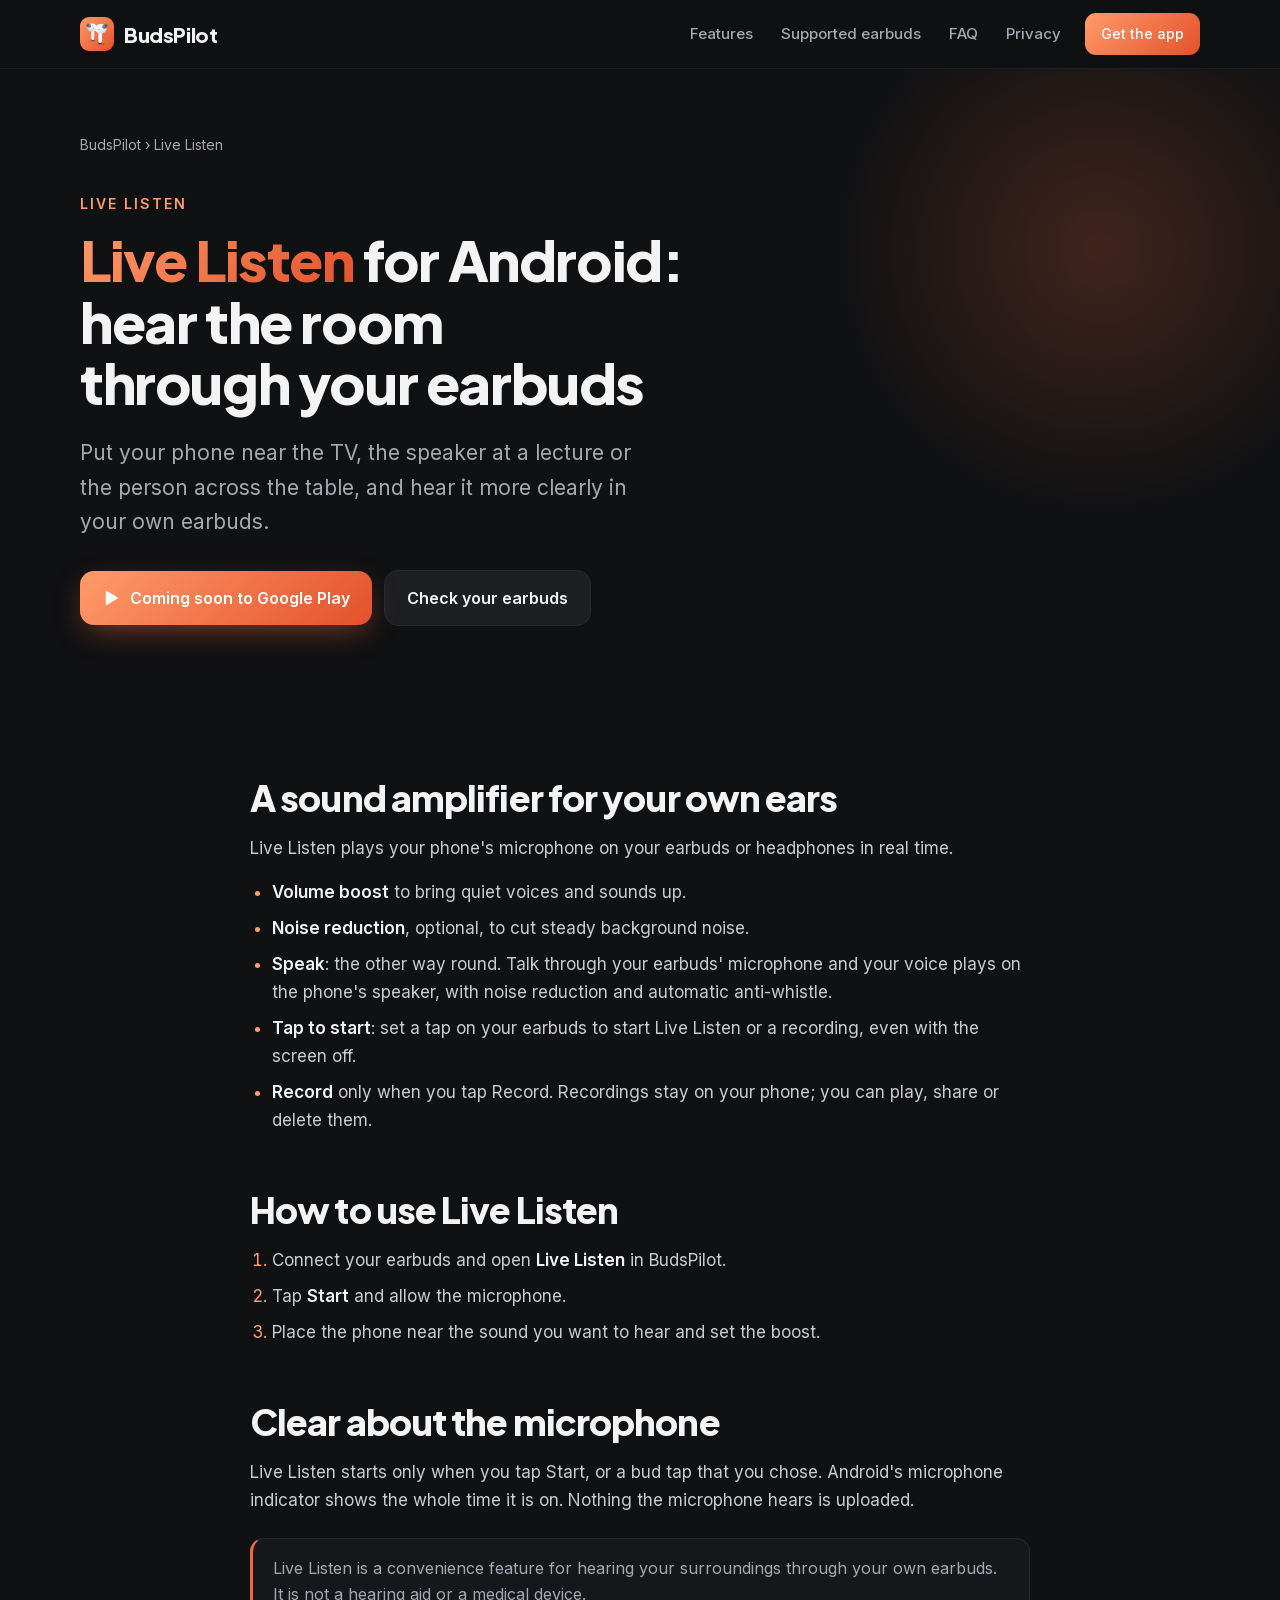
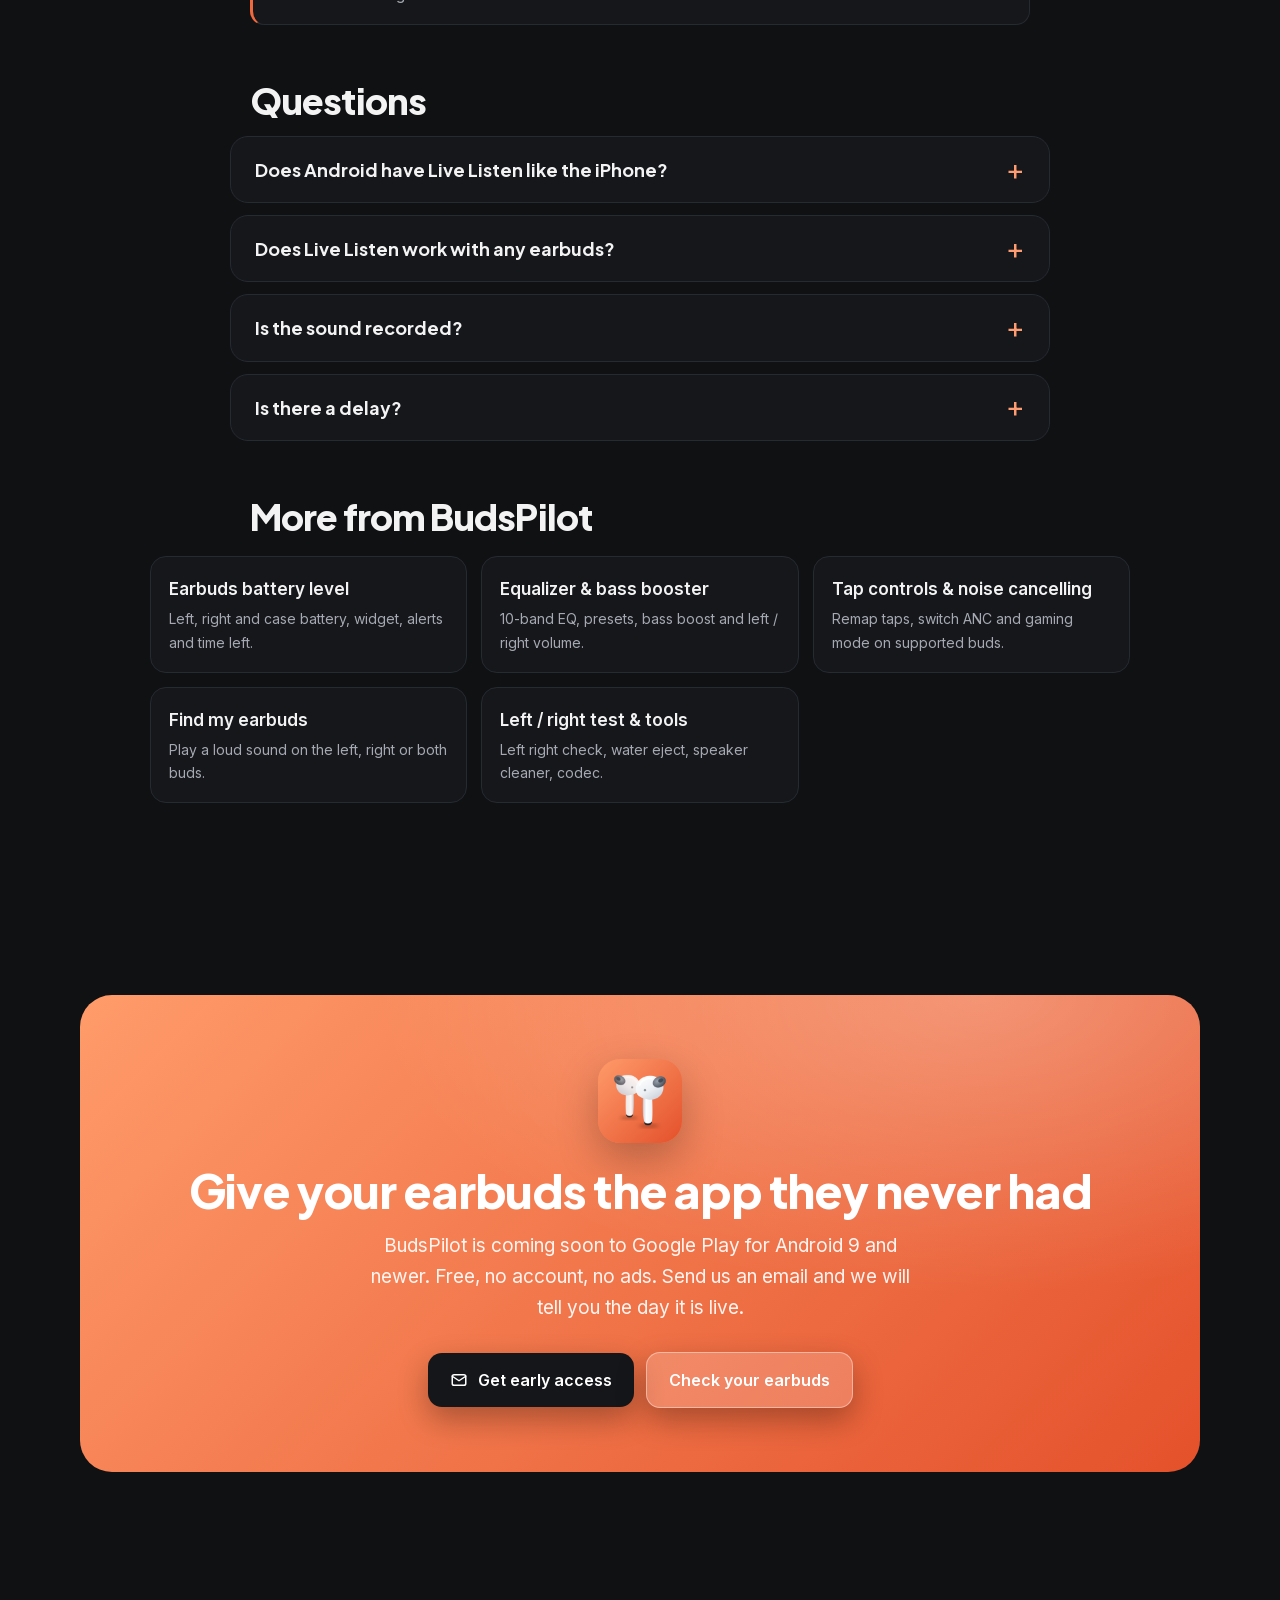
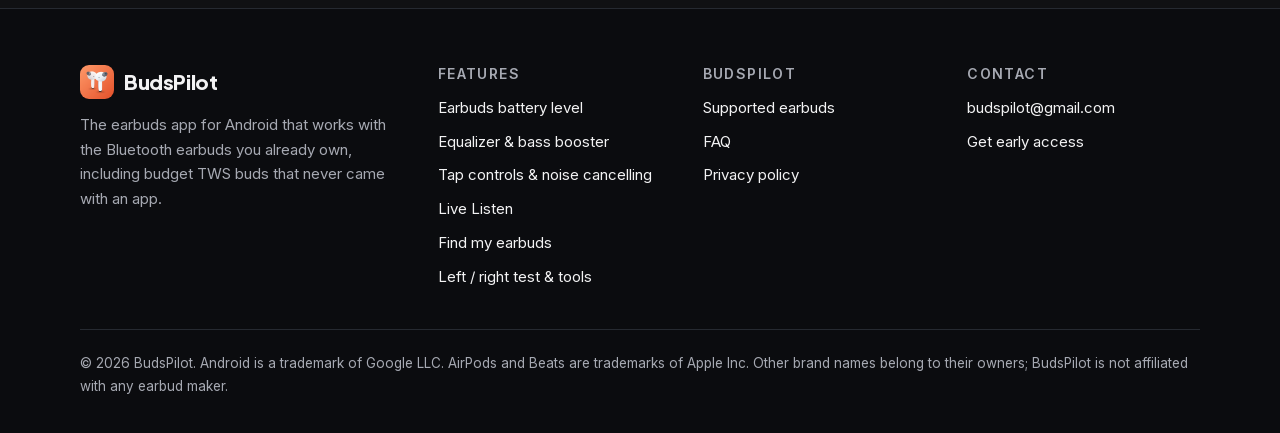
<file: live-listen.html>
<!doctype html>
<html lang="en">
<head>
<meta charset="utf-8">
<meta name="viewport" content="width=device-width, initial-scale=1">
<title>Live Listen for Android: Sound Amplifier for Earbuds | BudsPilot</title>
<meta name="description" content="Live Listen on Android: hear the room through your own earbuds using your phone microphone, with volume boost and noise reduction. Part of BudsPilot.">
<link rel="canonical" href="https://rizwanahmad8311.github.io/budspilot-site/live-listen.html">
<meta name="robots" content="index, follow, max-image-preview:large">
<meta name="theme-color" content="#101113">
<meta property="og:type" content="website">
<meta property="og:site_name" content="BudsPilot">
<meta property="og:title" content="Live Listen for Android: Sound Amplifier for Earbuds | BudsPilot">
<meta property="og:description" content="Live Listen on Android: hear the room through your own earbuds using your phone microphone, with volume boost and noise reduction. Part of BudsPilot.">
<meta property="og:url" content="https://rizwanahmad8311.github.io/budspilot-site/live-listen.html">
<meta property="og:image" content="https://rizwanahmad8311.github.io/budspilot-site/assets/og.png">
<meta property="og:image:width" content="1200">
<meta property="og:image:height" content="630">
<meta name="twitter:card" content="summary_large_image">
<link rel="icon" type="image/png" href="assets/favicon.png">
<link rel="apple-touch-icon" href="icon.png">
<link rel="manifest" href="site.webmanifest">
<link rel="preload" href="assets/fonts/PlusJakartaSans-ExtraBold.woff2" as="font" type="font/woff2" crossorigin>
<link rel="preload" href="assets/fonts/Inter-Regular.woff2" as="font" type="font/woff2" crossorigin>
<link rel="stylesheet" href="assets/style.css">
<noscript><style>.rv{opacity:1;transform:none}</style></noscript>
<script type="application/ld+json">{"@context": "https://schema.org", "@graph": [{"@type": "Organization", "@id": "https://rizwanahmad8311.github.io/budspilot-site/#org", "name": "BudsPilot", "url": "https://rizwanahmad8311.github.io/budspilot-site/", "logo": "https://rizwanahmad8311.github.io/budspilot-site/icon.png", "email": "budspilot@gmail.com"}, {"@type": "FAQPage", "mainEntity": [{"@type": "Question", "name": "Does Android have Live Listen like the iPhone?", "acceptedAnswer": {"@type": "Answer", "text": "BudsPilot adds a Live Listen feature to Android: your phone microphone is played on your earbuds or headphones with an optional volume boost and noise reduction."}}, {"@type": "Question", "name": "Does Live Listen work with any earbuds?", "acceptedAnswer": {"@type": "Answer", "text": "Yes. It works with any Bluetooth earbuds or headphones connected to your Android phone."}}, {"@type": "Question", "name": "Is the sound recorded?", "acceptedAnswer": {"@type": "Answer", "text": "Only if you tap Record, or a bud tap you set to Record. Recordings are kept in the app on your phone and are never uploaded."}}, {"@type": "Question", "name": "Is there a delay?", "acceptedAnswer": {"@type": "Answer", "text": "Bluetooth audio always adds a small delay. It is short enough for listening to speech, a TV or a lecture."}}]}, {"@type": "WebPage", "url": "https://rizwanahmad8311.github.io/budspilot-site/live-listen.html", "name": "Live Listen for Android: Sound Amplifier for Earbuds | BudsPilot", "description": "Live Listen on Android: hear the room through your own earbuds using your phone microphone, with volume boost and noise reduction. Part of BudsPilot.", "about": {"@id": "https://rizwanahmad8311.github.io/budspilot-site/#app"}}, {"@type": "BreadcrumbList", "itemListElement": [{"@type": "ListItem", "position": 1, "name": "BudsPilot", "item": "https://rizwanahmad8311.github.io/budspilot-site/"}, {"@type": "ListItem", "position": 2, "name": "Live Listen", "item": "https://rizwanahmad8311.github.io/budspilot-site/live-listen.html"}]}]}</script>
</head>
<body>
<a class="skip" href="#main">Skip to content</a>
<header class="top"><div class="wrap">
<a class="brand" href="index.html"><img src="icon.png" width="34" height="34" alt="">BudsPilot</a>
<button class="menu" aria-label="Menu" aria-expanded="false" aria-controls="nav"><svg width="22" height="22" viewBox="0 0 24 24" fill="none" stroke="currentColor" stroke-width="2" stroke-linecap="round"><path d="M4 7h16M4 12h16M4 17h16"/></svg></button>
<nav class="nav" id="nav" aria-label="Main"><a href="index.html#features">Features</a><a href="supported-earbuds.html">Supported earbuds</a><a href="index.html#faq">FAQ</a><a href="privacy.html">Privacy</a><a class="btn sm" href="index.html#get">Get the app</a></nav>
</div></header>
<main id="main">
<div class="phead"><div class="wrap">
<nav class="crumbs" aria-label="Breadcrumb"><a href="index.html">BudsPilot</a> › Live Listen</nav>
<div class="" style="padding:36px 0 20px">
<div style="max-width:680px;padding-bottom:40px"><span class="eyebrow">Live Listen</span><h1><span class="accent">Live Listen</span> for Android: hear the room through your earbuds</h1><p class="lede">Put your phone near the TV, the speaker at a lecture or the person across the table, and hear it more clearly in your own earbuds.</p><div class="cta"><a class="btn" href="mailto:budspilot@gmail.com?subject=BudsPilot%20early%20access&body=Please%20let%20me%20know%20when%20BudsPilot%20is%20on%20Google%20Play.%20My%20earbuds%3A%20"><svg width="18" height="18" viewBox="0 0 24 24" fill="none" stroke="currentColor" stroke-width="2" stroke-linecap="round" stroke-linejoin="round" aria-hidden="true"><path d="M5 3.5v17a1 1 0 0 0 1.5.9l14-8.5a1 1 0 0 0 0-1.8l-14-8.5A1 1 0 0 0 5 3.5z" fill="currentColor" stroke="none"/></svg> Coming soon to Google Play</a><a class="btn ghost" href="supported-earbuds.html">Check your earbuds</a></div></div>

</div></div></div>
<section style="padding-top:36px"><div class="wrap"><div class="prose">
<h2>A sound amplifier for your own ears</h2>
<p>Live Listen plays your phone's microphone on your earbuds or headphones in real time.</p>
<ul><li><strong>Volume boost</strong> to bring quiet voices and sounds up.</li>
<li><strong>Noise reduction</strong>, optional, to cut steady background noise.</li>
<li><strong>Speak</strong>: the other way round. Talk through your earbuds' microphone and your voice plays on the phone's speaker, with noise reduction and automatic anti-whistle.</li>
<li><strong>Tap to start</strong>: set a tap on your earbuds to start Live Listen or a recording, even with the screen off.</li>
<li><strong>Record</strong> only when you tap Record. Recordings stay on your phone; you can play, share or delete them.</li></ul>
<h2>How to use Live Listen</h2>
<ol><li>Connect your earbuds and open <strong>Live Listen</strong> in BudsPilot.</li><li>Tap <strong>Start</strong> and allow the microphone.</li><li>Place the phone near the sound you want to hear and set the boost.</li></ol>
<h2>Clear about the microphone</h2>
<p>Live Listen starts only when you tap Start, or a bud tap that you chose. Android's microphone indicator shows the whole time it is on. Nothing the microphone hears is uploaded.</p>
<div class="note">Live Listen is a convenience feature for hearing your surroundings through your own earbuds. It is not a hearing aid or a medical device.</div>
<h2>Questions</h2>
</div>
<div class="faq"><details class="rv"><summary>Does Android have Live Listen like the iPhone?</summary><p>BudsPilot adds a Live Listen feature to Android: your phone microphone is played on your earbuds or headphones with an optional volume boost and noise reduction.</p></details><details class="rv"><summary>Does Live Listen work with any earbuds?</summary><p>Yes. It works with any Bluetooth earbuds or headphones connected to your Android phone.</p></details><details class="rv"><summary>Is the sound recorded?</summary><p>Only if you tap Record, or a bud tap you set to Record. Recordings are kept in the app on your phone and are never uploaded.</p></details><details class="rv"><summary>Is there a delay?</summary><p>Bluetooth audio always adds a small delay. It is short enough for listening to speech, a TV or a lecture.</p></details></div>
<div class="prose"><h2>More from BudsPilot</h2></div>
<div class="related" style="max-width:980px;margin:20px auto 0"><a href="earbuds-battery-level.html">Earbuds battery level<span>Left, right and case battery, widget, alerts and time left.</span></a><a href="earbuds-equalizer.html">Equalizer & bass booster<span>10-band EQ, presets, bass boost and left / right volume.</span></a><a href="earbuds-tap-controls.html">Tap controls & noise cancelling<span>Remap taps, switch ANC and gaming mode on supported buds.</span></a><a href="find-my-earbuds.html">Find my earbuds<span>Play a loud sound on the left, right or both buds.</span></a><a href="earbuds-test-and-tools.html">Left / right test & tools<span>Left right check, water eject, speaker cleaner, codec.</span></a></div>
</div></section>
<section id="get"><div class="wrap"><div class="band rv">
<img src="icon.png" width="84" height="84" alt="BudsPilot app icon" loading="lazy">
<h2>Give your earbuds the app they never had</h2>
<p>BudsPilot is coming soon to Google Play for Android 9 and newer. Free, no account, no ads. Send us an email and we will tell you the day it is live.</p>
<div class="cta"><a class="btn" href="mailto:budspilot@gmail.com?subject=BudsPilot%20early%20access&body=Please%20let%20me%20know%20when%20BudsPilot%20is%20on%20Google%20Play.%20My%20earbuds%3A%20"><svg width="18" height="18" viewBox="0 0 24 24" fill="none" stroke="currentColor" stroke-width="2" stroke-linecap="round" stroke-linejoin="round" aria-hidden="true"><rect x="3" y="5" width="18" height="14" rx="2.5"/><path d="m3 7 9 6 9-6"/></svg> Get early access</a><a class="btn ghost" href="supported-earbuds.html">Check your earbuds</a></div>
</div></div></section>
</main>
<footer><div class="wrap">
<div class="fgrid">
<div><a class="brand" href="index.html"><img src="icon.png" width="34" height="34" alt="">BudsPilot</a>
<p class="about">The earbuds app for Android that works with the Bluetooth earbuds you already own, including budget TWS buds that never came with an app.</p></div>
<div><h4>Features</h4><ul><li><a href="earbuds-battery-level.html">Earbuds battery level</a></li><li><a href="earbuds-equalizer.html">Equalizer & bass booster</a></li><li><a href="earbuds-tap-controls.html">Tap controls & noise cancelling</a></li><li><a href="live-listen.html">Live Listen</a></li><li><a href="find-my-earbuds.html">Find my earbuds</a></li><li><a href="earbuds-test-and-tools.html">Left / right test & tools</a></li></ul></div>
<div><h4>BudsPilot</h4><ul><li><a href="supported-earbuds.html">Supported earbuds</a></li><li><a href="index.html#faq">FAQ</a></li><li><a href="privacy.html">Privacy policy</a></li></ul></div>
<div><h4>Contact</h4><ul><li><a href="mailto:budspilot@gmail.com">budspilot@gmail.com</a></li><li><a href="mailto:budspilot@gmail.com?subject=BudsPilot%20early%20access&body=Please%20let%20me%20know%20when%20BudsPilot%20is%20on%20Google%20Play.%20My%20earbuds%3A%20">Get early access</a></li></ul></div>
</div>
<div class="legal"><span>© 2026 BudsPilot. Android is a trademark of Google LLC. AirPods and Beats are trademarks of Apple Inc. Other brand names belong to their owners; BudsPilot is not affiliated with any earbud maker.</span></div>
</div></footer>
<script src="assets/app.js" defer></script>
</body>
</html>
</file>
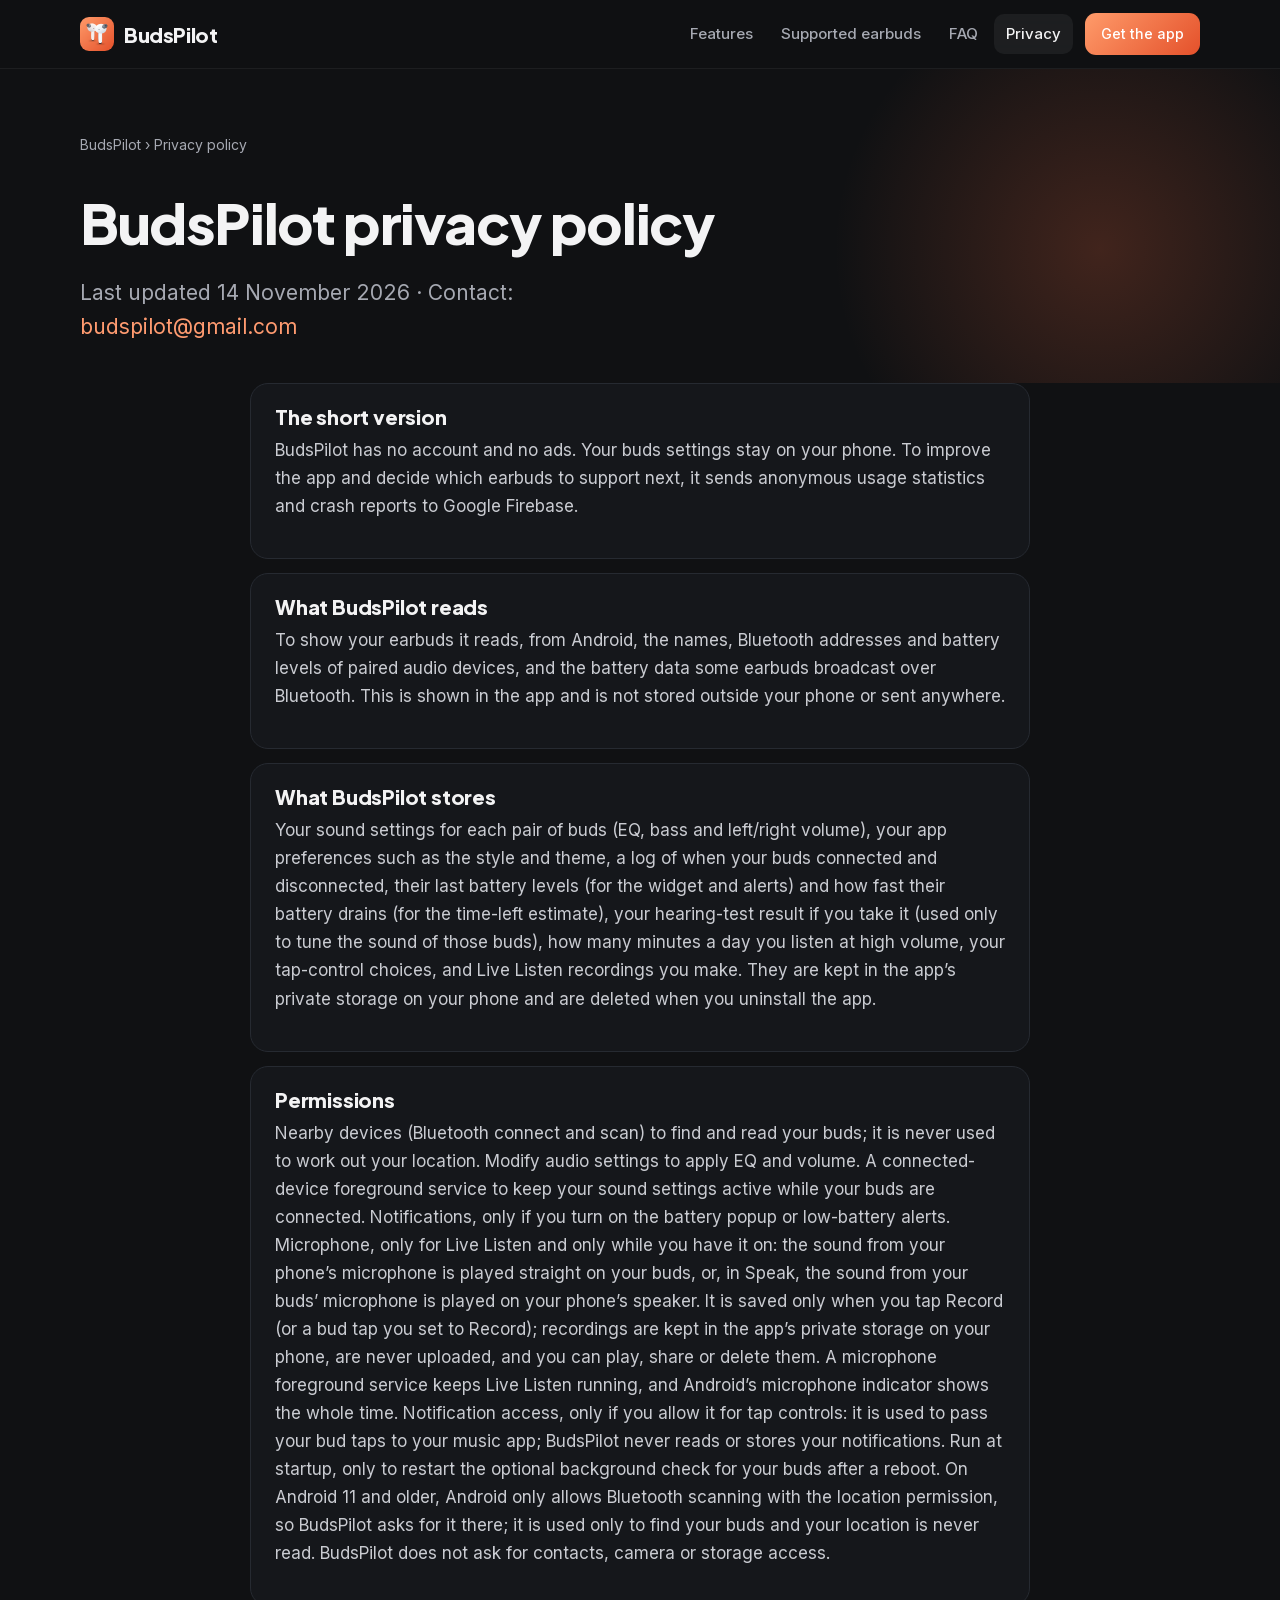
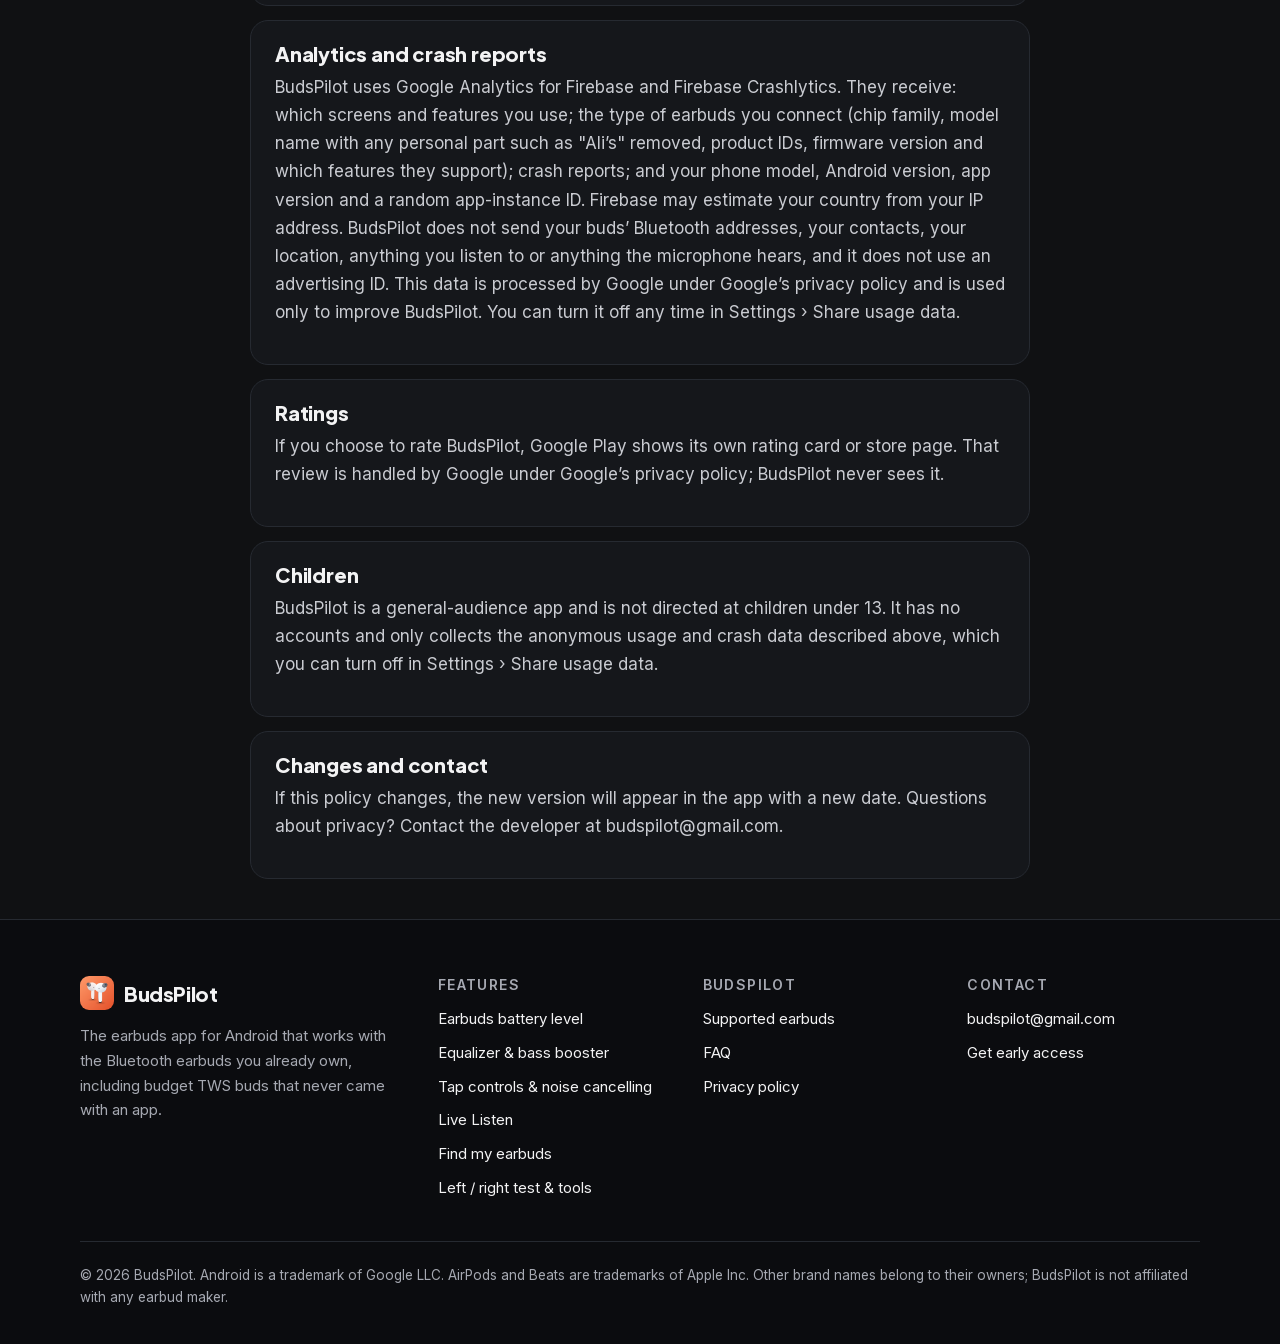
<file: privacy.html>
<!doctype html>
<html lang="en">
<head>
<meta charset="utf-8">
<meta name="viewport" content="width=device-width, initial-scale=1">
<title>Privacy Policy | BudsPilot</title>
<meta name="description" content="Privacy policy for BudsPilot, the Android app for earbuds without a companion app.">
<link rel="canonical" href="https://rizwanahmad8311.github.io/budspilot-site/privacy.html">
<meta name="robots" content="index, follow, max-image-preview:large">
<meta name="theme-color" content="#101113">
<meta property="og:type" content="website">
<meta property="og:site_name" content="BudsPilot">
<meta property="og:title" content="Privacy Policy | BudsPilot">
<meta property="og:description" content="Privacy policy for BudsPilot, the Android app for earbuds without a companion app.">
<meta property="og:url" content="https://rizwanahmad8311.github.io/budspilot-site/privacy.html">
<meta property="og:image" content="https://rizwanahmad8311.github.io/budspilot-site/assets/og.png">
<meta property="og:image:width" content="1200">
<meta property="og:image:height" content="630">
<meta name="twitter:card" content="summary_large_image">
<link rel="icon" type="image/png" href="assets/favicon.png">
<link rel="apple-touch-icon" href="icon.png">
<link rel="manifest" href="site.webmanifest">
<link rel="preload" href="assets/fonts/PlusJakartaSans-ExtraBold.woff2" as="font" type="font/woff2" crossorigin>
<link rel="preload" href="assets/fonts/Inter-Regular.woff2" as="font" type="font/woff2" crossorigin>
<link rel="stylesheet" href="assets/style.css">
<noscript><style>.rv{opacity:1;transform:none}</style></noscript>
<script type="application/ld+json">{"@context": "https://schema.org", "@graph": [{"@type": "Organization", "@id": "https://rizwanahmad8311.github.io/budspilot-site/#org", "name": "BudsPilot", "url": "https://rizwanahmad8311.github.io/budspilot-site/", "logo": "https://rizwanahmad8311.github.io/budspilot-site/icon.png", "email": "budspilot@gmail.com"}, {"@type": "BreadcrumbList", "itemListElement": [{"@type": "ListItem", "position": 1, "name": "BudsPilot", "item": "https://rizwanahmad8311.github.io/budspilot-site/"}, {"@type": "ListItem", "position": 2, "name": "Privacy policy", "item": "https://rizwanahmad8311.github.io/budspilot-site/privacy.html"}]}]}</script>
</head>
<body>
<a class="skip" href="#main">Skip to content</a>
<header class="top"><div class="wrap">
<a class="brand" href="index.html"><img src="icon.png" width="34" height="34" alt="">BudsPilot</a>
<button class="menu" aria-label="Menu" aria-expanded="false" aria-controls="nav"><svg width="22" height="22" viewBox="0 0 24 24" fill="none" stroke="currentColor" stroke-width="2" stroke-linecap="round"><path d="M4 7h16M4 12h16M4 17h16"/></svg></button>
<nav class="nav" id="nav" aria-label="Main"><a href="index.html#features">Features</a><a href="supported-earbuds.html">Supported earbuds</a><a href="index.html#faq">FAQ</a><a href="privacy.html" aria-current="page">Privacy</a><a class="btn sm" href="index.html#get">Get the app</a></nav>
</div></header>
<main id="main">
<div class="phead"><div class="wrap">
<nav class="crumbs" aria-label="Breadcrumb"><a href="index.html">BudsPilot</a> › Privacy policy</nav>
<div style="padding:36px 0 8px;max-width:760px"><h1>BudsPilot privacy policy</h1>
<p class="meta lede">Last updated 14 November 2026 · Contact: <a href="mailto:budspilot@gmail.com">budspilot@gmail.com</a></p></div></div></div>
<div class="wrap"><div class="prose policy">
  <section><h2>The short version</h2><p>BudsPilot has no account and no ads. Your buds settings stay on your phone. To improve the app and decide which earbuds to support next, it sends anonymous usage statistics and crash reports to Google Firebase.</p></section>
  <section><h2>What BudsPilot reads</h2><p>To show your earbuds it reads, from Android, the names, Bluetooth addresses and battery levels of paired audio devices, and the battery data some earbuds broadcast over Bluetooth. This is shown in the app and is not stored outside your phone or sent anywhere.</p></section>
  <section><h2>What BudsPilot stores</h2><p>Your sound settings for each pair of buds (EQ, bass and left/right volume), your app preferences such as the style and theme, a log of when your buds connected and disconnected, their last battery levels (for the widget and alerts) and how fast their battery drains (for the time-left estimate), your hearing-test result if you take it (used only to tune the sound of those buds), how many minutes a day you listen at high volume, your tap-control choices, and Live Listen recordings you make. They are kept in the app’s private storage on your phone and are deleted when you uninstall the app.</p></section>
  <section><h2>Permissions</h2><p>Nearby devices (Bluetooth connect and scan) to find and read your buds; it is never used to work out your location. Modify audio settings to apply EQ and volume. A connected-device foreground service to keep your sound settings active while your buds are connected. Notifications, only if you turn on the battery popup or low-battery alerts. Microphone, only for Live Listen and only while you have it on: the sound from your phone’s microphone is played straight on your buds, or, in Speak, the sound from your buds’ microphone is played on your phone’s speaker. It is saved only when you tap Record (or a bud tap you set to Record); recordings are kept in the app’s private storage on your phone, are never uploaded, and you can play, share or delete them. A microphone foreground service keeps Live Listen running, and Android’s microphone indicator shows the whole time. Notification access, only if you allow it for tap controls: it is used to pass your bud taps to your music app; BudsPilot never reads or stores your notifications. Run at startup, only to restart the optional background check for your buds after a reboot. On Android 11 and older, Android only allows Bluetooth scanning with the location permission, so BudsPilot asks for it there; it is used only to find your buds and your location is never read. BudsPilot does not ask for contacts, camera or storage access.</p></section>
  <section><h2>Analytics and crash reports</h2><p>BudsPilot uses Google Analytics for Firebase and Firebase Crashlytics. They receive: which screens and features you use; the type of earbuds you connect (chip family, model name with any personal part such as &quot;Ali’s&quot; removed, product IDs, firmware version and which features they support); crash reports; and your phone model, Android version, app version and a random app-instance ID. Firebase may estimate your country from your IP address. BudsPilot does not send your buds’ Bluetooth addresses, your contacts, your location, anything you listen to or anything the microphone hears, and it does not use an advertising ID. This data is processed by Google under Google’s privacy policy and is used only to improve BudsPilot. You can turn it off any time in Settings › Share usage data.</p></section>
  <section><h2>Ratings</h2><p>If you choose to rate BudsPilot, Google Play shows its own rating card or store page. That review is handled by Google under Google’s privacy policy; BudsPilot never sees it.</p></section>
  <section><h2>Children</h2><p>BudsPilot is a general-audience app and is not directed at children under 13. It has no accounts and only collects the anonymous usage and crash data described above, which you can turn off in Settings › Share usage data.</p></section>
  <section><h2>Changes and contact</h2><p>If this policy changes, the new version will appear in the app with a new date. Questions about privacy? Contact the developer at budspilot@gmail.com.</p></section>
</div></div>
</main>
<footer><div class="wrap">
<div class="fgrid">
<div><a class="brand" href="index.html"><img src="icon.png" width="34" height="34" alt="">BudsPilot</a>
<p class="about">The earbuds app for Android that works with the Bluetooth earbuds you already own, including budget TWS buds that never came with an app.</p></div>
<div><h4>Features</h4><ul><li><a href="earbuds-battery-level.html">Earbuds battery level</a></li><li><a href="earbuds-equalizer.html">Equalizer & bass booster</a></li><li><a href="earbuds-tap-controls.html">Tap controls & noise cancelling</a></li><li><a href="live-listen.html">Live Listen</a></li><li><a href="find-my-earbuds.html">Find my earbuds</a></li><li><a href="earbuds-test-and-tools.html">Left / right test & tools</a></li></ul></div>
<div><h4>BudsPilot</h4><ul><li><a href="supported-earbuds.html">Supported earbuds</a></li><li><a href="index.html#faq">FAQ</a></li><li><a href="privacy.html">Privacy policy</a></li></ul></div>
<div><h4>Contact</h4><ul><li><a href="mailto:budspilot@gmail.com">budspilot@gmail.com</a></li><li><a href="mailto:budspilot@gmail.com?subject=BudsPilot%20early%20access&body=Please%20let%20me%20know%20when%20BudsPilot%20is%20on%20Google%20Play.%20My%20earbuds%3A%20">Get early access</a></li></ul></div>
</div>
<div class="legal"><span>© 2026 BudsPilot. Android is a trademark of Google LLC. AirPods and Beats are trademarks of Apple Inc. Other brand names belong to their owners; BudsPilot is not affiliated with any earbud maker.</span></div>
</div></footer>
<script src="assets/app.js" defer></script>
</body>
</html>
</file>
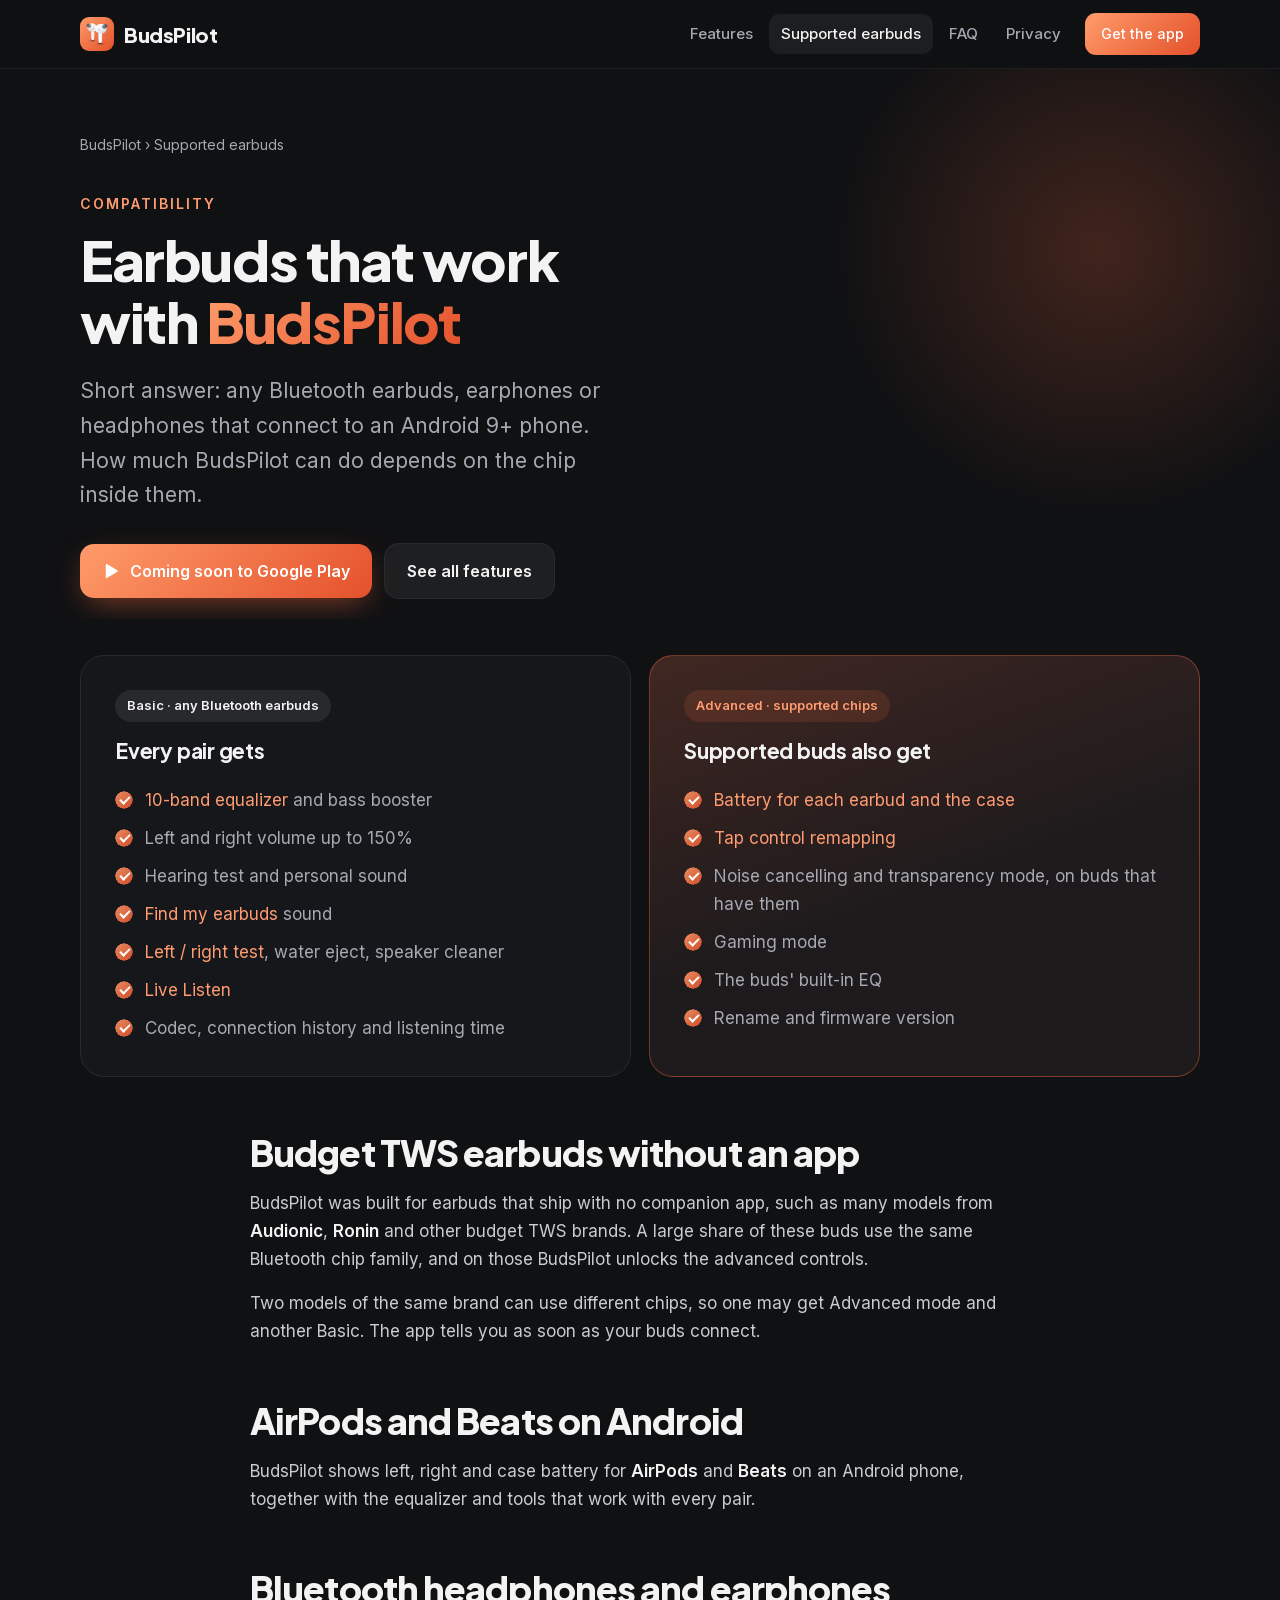
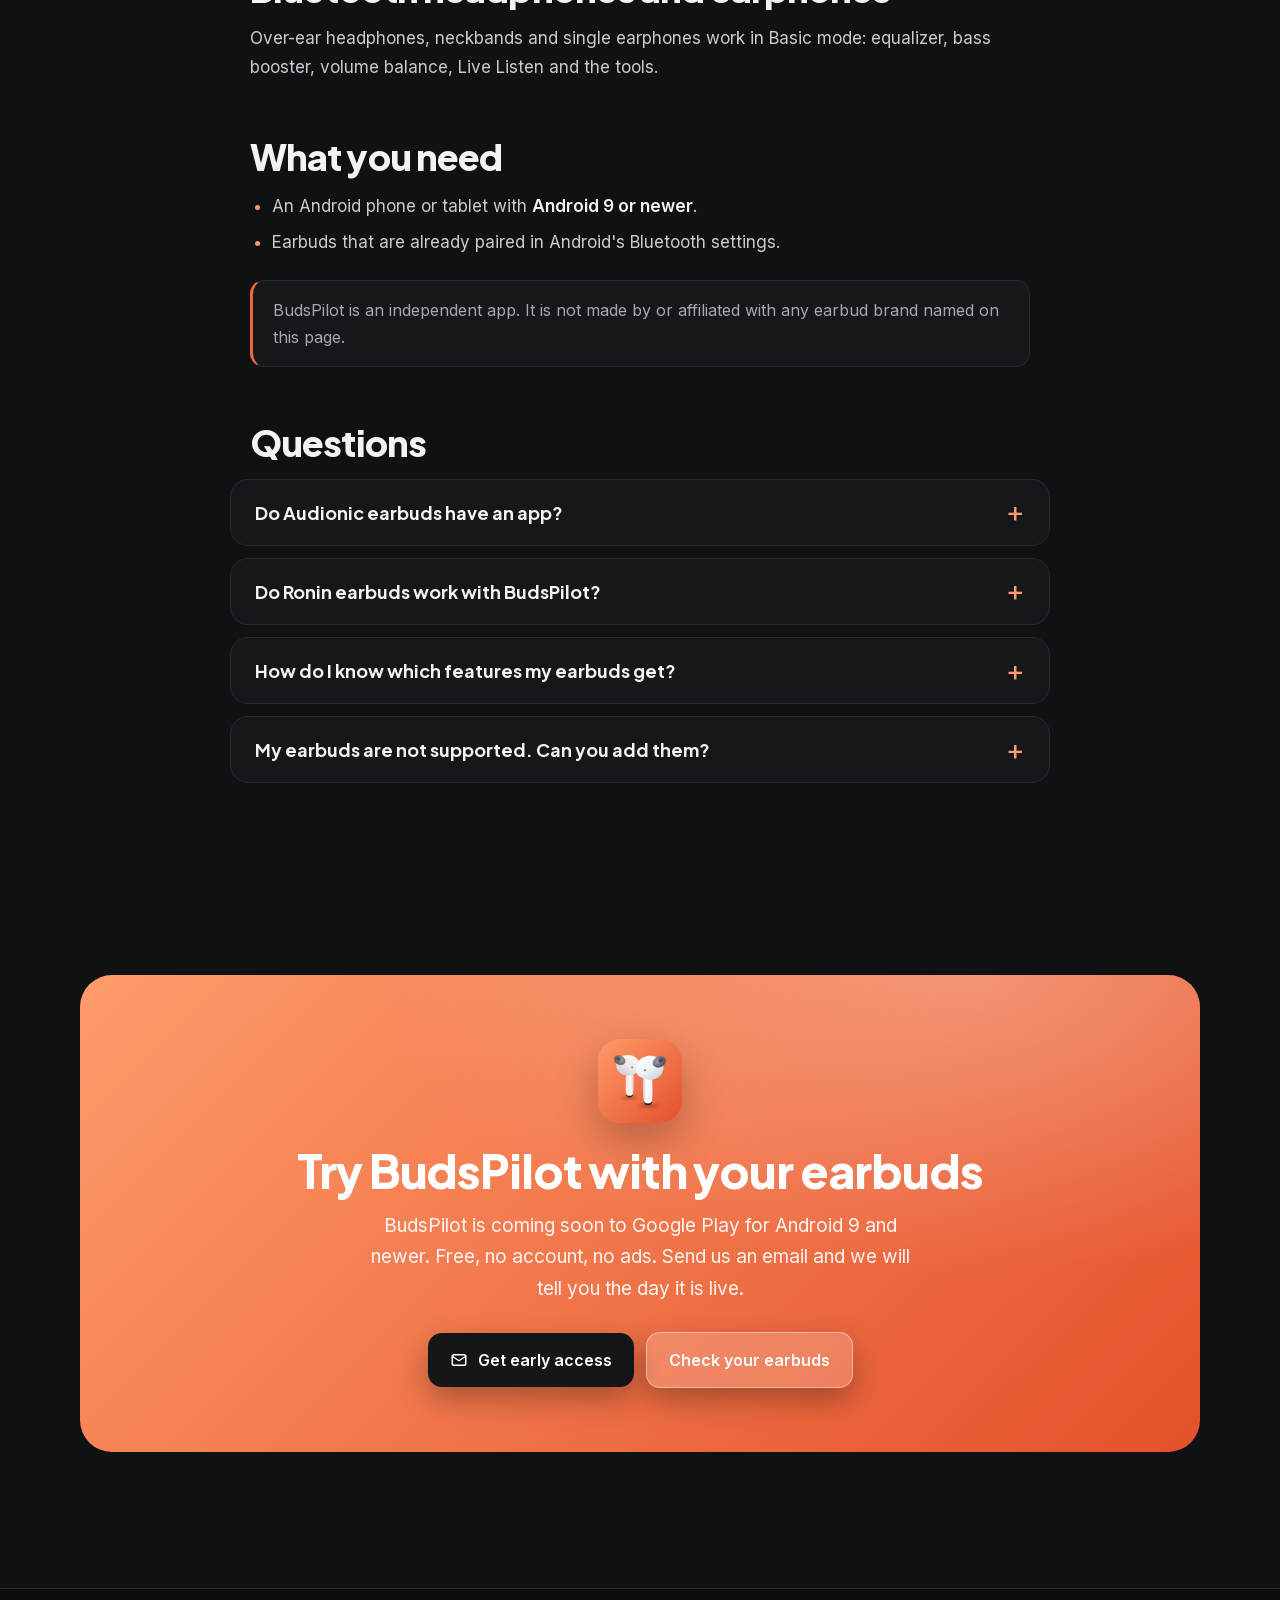
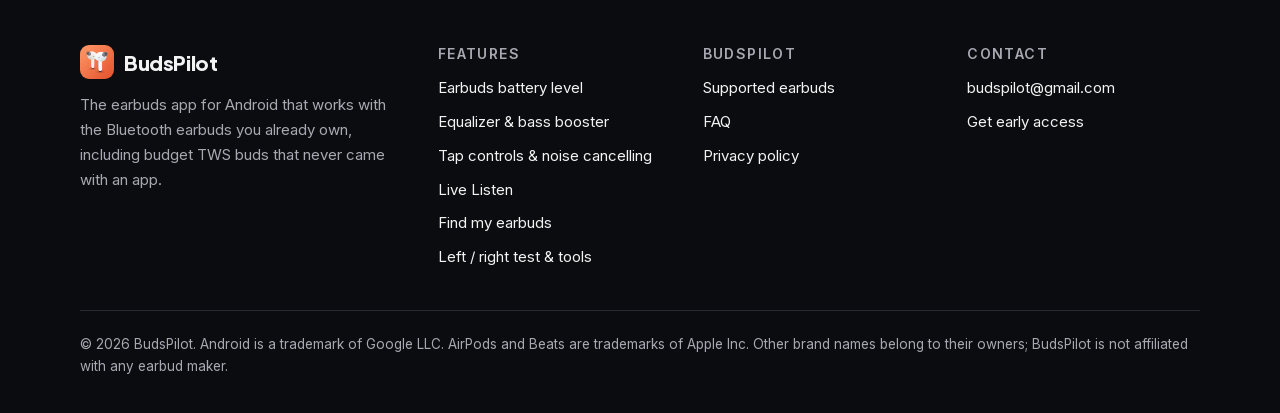
<file: supported-earbuds.html>
<!doctype html>
<html lang="en">
<head>
<meta charset="utf-8">
<meta name="viewport" content="width=device-width, initial-scale=1">
<title>Supported Earbuds: Audionic, Ronin, AirPods &amp; More | BudsPilot</title>
<meta name="description" content="Which earbuds work with BudsPilot? Any Bluetooth earbuds on Android get the equalizer and tools; supported chips add per-bud battery and tap controls.">
<link rel="canonical" href="https://rizwanahmad8311.github.io/budspilot-site/supported-earbuds.html">
<meta name="robots" content="index, follow, max-image-preview:large">
<meta name="theme-color" content="#101113">
<meta property="og:type" content="website">
<meta property="og:site_name" content="BudsPilot">
<meta property="og:title" content="Supported Earbuds: Audionic, Ronin, AirPods &amp; More | BudsPilot">
<meta property="og:description" content="Which earbuds work with BudsPilot? Any Bluetooth earbuds on Android get the equalizer and tools; supported chips add per-bud battery and tap controls.">
<meta property="og:url" content="https://rizwanahmad8311.github.io/budspilot-site/supported-earbuds.html">
<meta property="og:image" content="https://rizwanahmad8311.github.io/budspilot-site/assets/og.png">
<meta property="og:image:width" content="1200">
<meta property="og:image:height" content="630">
<meta name="twitter:card" content="summary_large_image">
<link rel="icon" type="image/png" href="assets/favicon.png">
<link rel="apple-touch-icon" href="icon.png">
<link rel="manifest" href="site.webmanifest">
<link rel="preload" href="assets/fonts/PlusJakartaSans-ExtraBold.woff2" as="font" type="font/woff2" crossorigin>
<link rel="preload" href="assets/fonts/Inter-Regular.woff2" as="font" type="font/woff2" crossorigin>
<link rel="stylesheet" href="assets/style.css">
<noscript><style>.rv{opacity:1;transform:none}</style></noscript>
<script type="application/ld+json">{"@context": "https://schema.org", "@graph": [{"@type": "Organization", "@id": "https://rizwanahmad8311.github.io/budspilot-site/#org", "name": "BudsPilot", "url": "https://rizwanahmad8311.github.io/budspilot-site/", "logo": "https://rizwanahmad8311.github.io/budspilot-site/icon.png", "email": "budspilot@gmail.com"}, {"@type": "FAQPage", "mainEntity": [{"@type": "Question", "name": "Do Audionic earbuds have an app?", "acceptedAnswer": {"@type": "Answer", "text": "Many Audionic earbuds ship without a companion app. BudsPilot works with them: every pair gets the equalizer, volume controls and tools, and pairs with a supported chip also get per-bud battery and tap controls."}}, {"@type": "Question", "name": "Do Ronin earbuds work with BudsPilot?", "acceptedAnswer": {"@type": "Answer", "text": "Yes. Ronin earbuds, like any Bluetooth earbuds, get the equalizer, bass booster, left / right volume, find my earbuds and tools. Advanced controls depend on the chip inside the model you have."}}, {"@type": "Question", "name": "How do I know which features my earbuds get?", "acceptedAnswer": {"@type": "Answer", "text": "Connect them and open BudsPilot. Buds with an Advanced badge have per-bud battery, tap controls and the other advanced settings. All other buds run in Basic mode."}}, {"@type": "Question", "name": "My earbuds are not supported. Can you add them?", "acceptedAnswer": {"@type": "Answer", "text": "Write to budspilot@gmail.com with the brand and model and we will look at adding support."}}]}, {"@type": "BreadcrumbList", "itemListElement": [{"@type": "ListItem", "position": 1, "name": "BudsPilot", "item": "https://rizwanahmad8311.github.io/budspilot-site/"}, {"@type": "ListItem", "position": 2, "name": "Supported earbuds", "item": "https://rizwanahmad8311.github.io/budspilot-site/supported-earbuds.html"}]}]}</script>
</head>
<body>
<a class="skip" href="#main">Skip to content</a>
<header class="top"><div class="wrap">
<a class="brand" href="index.html"><img src="icon.png" width="34" height="34" alt="">BudsPilot</a>
<button class="menu" aria-label="Menu" aria-expanded="false" aria-controls="nav"><svg width="22" height="22" viewBox="0 0 24 24" fill="none" stroke="currentColor" stroke-width="2" stroke-linecap="round"><path d="M4 7h16M4 12h16M4 17h16"/></svg></button>
<nav class="nav" id="nav" aria-label="Main"><a href="index.html#features">Features</a><a href="supported-earbuds.html" aria-current="page">Supported earbuds</a><a href="index.html#faq">FAQ</a><a href="privacy.html">Privacy</a><a class="btn sm" href="index.html#get">Get the app</a></nav>
</div></header>
<main id="main">
<div class="phead"><div class="wrap">
<nav class="crumbs" aria-label="Breadcrumb"><a href="index.html">BudsPilot</a> › Supported earbuds</nav>
<div style="padding:36px 0 20px;max-width:760px"><span class="eyebrow">Compatibility</span>
<h1>Earbuds that work with <span class="accent">BudsPilot</span></h1>
<p class="lede">Short answer: any Bluetooth earbuds, earphones or headphones that connect to an Android 9+ phone. How much BudsPilot can do depends on the chip inside them.</p>
<div class="cta"><a class="btn" href="mailto:budspilot@gmail.com?subject=BudsPilot%20early%20access&body=Please%20let%20me%20know%20when%20BudsPilot%20is%20on%20Google%20Play.%20My%20earbuds%3A%20"><svg width="18" height="18" viewBox="0 0 24 24" fill="none" stroke="currentColor" stroke-width="2" stroke-linecap="round" stroke-linejoin="round" aria-hidden="true"><path d="M5 3.5v17a1 1 0 0 0 1.5.9l14-8.5a1 1 0 0 0 0-1.8l-14-8.5A1 1 0 0 0 5 3.5z" fill="currentColor" stroke="none"/></svg> Coming soon to Google Play</a><a class="btn ghost" href="index.html#features">See all features</a></div></div></div></div>
<section style="padding-top:36px"><div class="wrap">
<div class="modes">
<div class="mode rv"><span class="tag">Basic · any Bluetooth earbuds</span><h3>Every pair gets</h3>
<ul class="list"><li><a href="earbuds-equalizer.html">10-band equalizer</a> and bass booster</li><li>Left and right volume up to 150%</li><li>Hearing test and personal sound</li><li><a href="find-my-earbuds.html">Find my earbuds</a> sound</li><li><a href="earbuds-test-and-tools.html">Left / right test</a>, water eject, speaker cleaner</li><li><a href="live-listen.html">Live Listen</a></li><li>Codec, connection history and listening time</li></ul></div>
<div class="mode hot rv"><span class="tag">Advanced · supported chips</span><h3>Supported buds also get</h3>
<ul class="list"><li><a href="earbuds-battery-level.html">Battery for each earbud and the case</a></li><li><a href="earbuds-tap-controls.html">Tap control remapping</a></li><li>Noise cancelling and transparency mode, on buds that have them</li><li>Gaming mode</li><li>The buds' built-in EQ</li><li>Rename and firmware version</li></ul></div>
</div>
<div class="prose">
<h2>Budget TWS earbuds without an app</h2>
<p>BudsPilot was built for earbuds that ship with no companion app, such as many models from <strong>Audionic</strong>, <strong>Ronin</strong> and other budget TWS brands. A large share of these buds use the same Bluetooth chip family, and on those BudsPilot unlocks the advanced controls.</p>
<p>Two models of the same brand can use different chips, so one may get Advanced mode and another Basic. The app tells you as soon as your buds connect.</p>
<h2>AirPods and Beats on Android</h2>
<p>BudsPilot shows left, right and case battery for <strong>AirPods</strong> and <strong>Beats</strong> on an Android phone, together with the equalizer and tools that work with every pair.</p>
<h2>Bluetooth headphones and earphones</h2>
<p>Over-ear headphones, neckbands and single earphones work in Basic mode: equalizer, bass booster, volume balance, Live Listen and the tools.</p>
<h2>What you need</h2>
<ul><li>An Android phone or tablet with <strong>Android 9 or newer</strong>.</li><li>Earbuds that are already paired in Android's Bluetooth settings.</li></ul>
<div class="note">BudsPilot is an independent app. It is not made by or affiliated with any earbud brand named on this page.</div>
<h2>Questions</h2>
</div>
<div class="faq"><details class="rv"><summary>Do Audionic earbuds have an app?</summary><p>Many Audionic earbuds ship without a companion app. BudsPilot works with them: every pair gets the equalizer, volume controls and tools, and pairs with a supported chip also get per-bud battery and tap controls.</p></details><details class="rv"><summary>Do Ronin earbuds work with BudsPilot?</summary><p>Yes. Ronin earbuds, like any Bluetooth earbuds, get the equalizer, bass booster, left / right volume, find my earbuds and tools. Advanced controls depend on the chip inside the model you have.</p></details><details class="rv"><summary>How do I know which features my earbuds get?</summary><p>Connect them and open BudsPilot. Buds with an Advanced badge have per-bud battery, tap controls and the other advanced settings. All other buds run in Basic mode.</p></details><details class="rv"><summary>My earbuds are not supported. Can you add them?</summary><p>Write to <a href="mailto:budspilot@gmail.com">budspilot@gmail.com</a> with the brand and model and we will look at adding support.</p></details></div>
</div></section>
<section id="get"><div class="wrap"><div class="band rv">
<img src="icon.png" width="84" height="84" alt="BudsPilot app icon" loading="lazy">
<h2>Try BudsPilot with your earbuds</h2>
<p>BudsPilot is coming soon to Google Play for Android 9 and newer. Free, no account, no ads. Send us an email and we will tell you the day it is live.</p>
<div class="cta"><a class="btn" href="mailto:budspilot@gmail.com?subject=BudsPilot%20early%20access&body=Please%20let%20me%20know%20when%20BudsPilot%20is%20on%20Google%20Play.%20My%20earbuds%3A%20"><svg width="18" height="18" viewBox="0 0 24 24" fill="none" stroke="currentColor" stroke-width="2" stroke-linecap="round" stroke-linejoin="round" aria-hidden="true"><rect x="3" y="5" width="18" height="14" rx="2.5"/><path d="m3 7 9 6 9-6"/></svg> Get early access</a><a class="btn ghost" href="supported-earbuds.html">Check your earbuds</a></div>
</div></div></section>
</main>
<footer><div class="wrap">
<div class="fgrid">
<div><a class="brand" href="index.html"><img src="icon.png" width="34" height="34" alt="">BudsPilot</a>
<p class="about">The earbuds app for Android that works with the Bluetooth earbuds you already own, including budget TWS buds that never came with an app.</p></div>
<div><h4>Features</h4><ul><li><a href="earbuds-battery-level.html">Earbuds battery level</a></li><li><a href="earbuds-equalizer.html">Equalizer & bass booster</a></li><li><a href="earbuds-tap-controls.html">Tap controls & noise cancelling</a></li><li><a href="live-listen.html">Live Listen</a></li><li><a href="find-my-earbuds.html">Find my earbuds</a></li><li><a href="earbuds-test-and-tools.html">Left / right test & tools</a></li></ul></div>
<div><h4>BudsPilot</h4><ul><li><a href="supported-earbuds.html">Supported earbuds</a></li><li><a href="index.html#faq">FAQ</a></li><li><a href="privacy.html">Privacy policy</a></li></ul></div>
<div><h4>Contact</h4><ul><li><a href="mailto:budspilot@gmail.com">budspilot@gmail.com</a></li><li><a href="mailto:budspilot@gmail.com?subject=BudsPilot%20early%20access&body=Please%20let%20me%20know%20when%20BudsPilot%20is%20on%20Google%20Play.%20My%20earbuds%3A%20">Get early access</a></li></ul></div>
</div>
<div class="legal"><span>© 2026 BudsPilot. Android is a trademark of Google LLC. AirPods and Beats are trademarks of Apple Inc. Other brand names belong to their owners; BudsPilot is not affiliated with any earbud maker.</span></div>
</div></footer>
<script src="assets/app.js" defer></script>
</body>
</html>
</file>
<file: assets/style.css>
@font-face{font-family:"Inter";font-weight:400;font-display:swap;src:url(fonts/Inter-Regular.woff2) format("woff2")}
@font-face{font-family:"Inter";font-weight:500;font-display:swap;src:url(fonts/Inter-Medium.woff2) format("woff2")}
@font-face{font-family:"Inter";font-weight:600;font-display:swap;src:url(fonts/Inter-SemiBold.woff2) format("woff2")}
@font-face{font-family:"Jakarta";font-weight:700;font-display:swap;src:url(fonts/PlusJakartaSans-Bold.woff2) format("woff2")}
@font-face{font-family:"Jakarta";font-weight:800;font-display:swap;src:url(fonts/PlusJakartaSans-ExtraBold.woff2) format("woff2")}

:root{
  --bg:#101113; --bg2:#0B0C0F; --surface:#15171B; --surface2:#1C1F24; --line:#262A31;
  --text:#F3F3F4; --muted:#A6A9B2; --accent:#F0683E; --accent-text:#FF9B70;
  --accent-soft:rgba(240,104,62,.14); --cream:#F5EEE7; --ink:#1B1D22; --green:#34D27B;
  --grad:linear-gradient(135deg,#FF9B6A,#E4512B);
  --display:"Jakarta","Inter",system-ui,sans-serif;
  --body:"Inter",system-ui,-apple-system,"Segoe UI",Roboto,sans-serif;
  --r:24px; --max:1160px;
}
*{box-sizing:border-box}
html{scroll-behavior:smooth;-webkit-text-size-adjust:100%}
body{margin:0;background:var(--bg);color:var(--text);font:17px/1.65 var(--body);-webkit-font-smoothing:antialiased;overflow-x:hidden}
img{max-width:100%;height:auto;display:block}
a{color:var(--accent-text);text-decoration:none}
a:hover{text-decoration:underline}
h1,h2,h3{font-family:var(--display);font-weight:800;letter-spacing:-.025em;line-height:1.1;margin:0;text-wrap:balance}
h1{font-size:clamp(38px,6.2vw,68px)}
h2{font-size:clamp(30px,4.2vw,46px)}
h3{font-size:21px;font-weight:700;letter-spacing:-.01em;line-height:1.25}
p{margin:0}
.wrap{max-width:var(--max);margin:0 auto;padding:0 20px}
.accent{background:var(--grad);-webkit-background-clip:text;background-clip:text;color:transparent}
.muted{color:var(--muted)}
.skip{position:absolute;left:-999px}
.skip:focus{left:12px;top:12px;z-index:99;background:#fff;color:#000;padding:8px 12px;border-radius:8px}
:focus-visible{outline:2px solid var(--accent-text);outline-offset:3px;border-radius:6px}

/* header */
.top{position:sticky;top:0;z-index:50;background:rgba(16,17,19,.78);backdrop-filter:saturate(160%) blur(14px);-webkit-backdrop-filter:saturate(160%) blur(14px);border-bottom:1px solid rgba(255,255,255,.06)}
.top .wrap{display:flex;align-items:center;gap:24px;height:68px}
.brand{display:flex;align-items:center;gap:10px;font:800 20px var(--display);color:var(--text);letter-spacing:-.02em}
.brand:hover{text-decoration:none}
.brand img{width:34px;height:34px;border-radius:9px}
.nav{display:flex;gap:4px;margin-left:auto;align-items:center}
.nav a{color:var(--muted);font-weight:500;font-size:15px;padding:8px 12px;border-radius:10px}
.nav a:hover,.nav a[aria-current]{color:var(--text);background:rgba(255,255,255,.06);text-decoration:none}
.nav .btn{margin-left:8px;color:#fff}
.menu{display:none;margin-left:auto;background:none;border:1px solid var(--line);color:var(--text);border-radius:12px;width:44px;height:44px;cursor:pointer}
.menu svg{display:block;margin:auto}

/* buttons */
.btn{display:inline-flex;align-items:center;gap:10px;background:var(--grad);color:#fff;font-weight:600;font-size:16px;padding:14px 22px;border-radius:14px;border:0;box-shadow:0 10px 30px -8px rgba(240,104,62,.55);transition:transform .15s,box-shadow .15s}
.btn:hover{text-decoration:none;transform:translateY(-2px);box-shadow:0 16px 36px -8px rgba(240,104,62,.7)}
.btn.sm{padding:9px 16px;font-size:14px;border-radius:11px;box-shadow:none}
.btn.ghost{background:rgba(255,255,255,.06);border:1px solid var(--line);box-shadow:none;color:var(--text)}
.btn.ghost:hover{background:rgba(255,255,255,.1)}
.btn svg{flex:none}

/* hero */
.hero{position:relative;padding:72px 0 0;overflow:hidden}
.hero::before{content:"";position:absolute;inset:-20% -10% auto auto;width:900px;height:900px;background:radial-gradient(closest-side,rgba(240,104,62,.28),transparent 70%);pointer-events:none}
.hero::after{content:"";position:absolute;left:-300px;top:200px;width:700px;height:700px;background:radial-gradient(closest-side,rgba(255,155,106,.10),transparent 70%);pointer-events:none}
.hero .wrap{position:relative;z-index:1;display:grid;grid-template-columns:1.1fr .9fr;gap:40px;align-items:center}
.pill{display:inline-flex;align-items:center;gap:8px;background:var(--accent-soft);color:var(--accent-text);border:1px solid rgba(240,104,62,.3);font-weight:600;font-size:14px;padding:6px 14px;border-radius:999px;margin-bottom:22px}
.pill i{width:8px;height:8px;border-radius:50%;background:var(--green);box-shadow:0 0 0 4px rgba(52,210,123,.18)}
.lede{font-size:clamp(18px,2vw,21px);color:var(--muted);margin:22px 0 30px;max-width:560px}
.cta{display:flex;flex-wrap:wrap;gap:12px;align-items:center}
.ticks{display:flex;flex-wrap:wrap;gap:8px 20px;list-style:none;padding:0;margin:28px 0 0;color:var(--muted);font-size:15px}
.ticks li{display:flex;align-items:center;gap:7px}
.ticks li::before{content:"✓";color:var(--green);font-weight:700}
.phone{position:relative;justify-self:center;max-width:430px;margin-bottom:-6px}
.phone img{width:100%;-webkit-mask-image:linear-gradient(#000 80%,transparent),linear-gradient(90deg,transparent,#000 5%,#000 95%,transparent);-webkit-mask-composite:source-in;mask-image:linear-gradient(#000 80%,transparent),linear-gradient(90deg,transparent,#000 5%,#000 95%,transparent);mask-composite:intersect}
.hero .phone{align-self:end}

/* strip */
.strip{border-block:1px solid var(--line);background:var(--bg2);padding:18px 0;overflow:hidden}
.strip ul{display:flex;gap:44px;list-style:none;margin:0;padding:0;white-space:nowrap;width:max-content;animation:slide 38s linear infinite;color:var(--muted);font-weight:500;font-size:15px}
.strip li::before{content:"●";color:var(--accent);font-size:9px;margin-right:44px;vertical-align:middle}
@keyframes slide{to{transform:translateX(-50%)}}

/* sections */
section{padding:96px 0}
.head{max-width:720px;margin:0 auto 52px;text-align:center}
.eyebrow{display:block;color:var(--accent-text);font-weight:600;font-size:14px;letter-spacing:.14em;text-transform:uppercase;margin-bottom:14px}
.head p{color:var(--muted);font-size:19px;margin-top:16px}

/* bento */
.bento{display:grid;grid-template-columns:repeat(3,1fr);gap:18px}
.card{position:relative;display:block;background:var(--surface);border:1px solid var(--line);border-radius:var(--r);padding:28px;color:var(--text);transition:transform .2s,border-color .2s,background .2s;overflow:hidden}
a.card:hover{text-decoration:none;transform:translateY(-4px);border-color:rgba(240,104,62,.55);background:var(--surface2)}
.card p{color:var(--muted);font-size:16px;margin-top:10px}
.card .more{display:inline-block;margin-top:16px;color:var(--accent-text);font-weight:600;font-size:15px}
.ico{width:52px;height:52px;border-radius:15px;display:grid;place-items:center;background:var(--accent-soft);color:var(--accent-text);margin-bottom:20px}
.ico.g{background:rgba(52,210,123,.14);color:#5BE39A}
.ico.p{background:rgba(167,139,250,.16);color:#B9A4FF}
.ico.b{background:rgba(56,189,248,.14);color:#6CCBFA}
.ico.y{background:rgba(250,204,21,.14);color:#F6D04D}

/* showcase rows */
.show{display:grid;grid-template-columns:1fr 1fr;gap:56px;align-items:center;margin-bottom:28px;background:var(--surface);border:1px solid var(--line);border-radius:32px;padding:56px 56px 0;overflow:hidden}
.show.flip .copy{order:2}
.show.light{background:var(--cream);color:var(--ink);border-color:transparent}
.show.light p,.show.light li{color:#55575E}
.show.light .eyebrow,.show.light a{color:#C2410C}
.show.dark{background:#101113}
.show .copy{padding-bottom:56px}
.show p{color:var(--muted);margin-top:16px}
.show .shot{align-self:end;max-width:400px;justify-self:center;width:100%}
.show .shot{max-height:540px;overflow:hidden}
.show .shot img{-webkit-mask-image:linear-gradient(90deg,transparent,#000 5%,#000 95%,transparent);mask-image:linear-gradient(90deg,transparent,#000 5%,#000 95%,transparent)}
.mock{align-self:center;justify-self:center;width:100%;max-width:400px;padding-bottom:56px;display:grid;gap:14px}
.mock .w{background:var(--surface);border:1px solid var(--line);border-radius:22px;padding:22px;box-shadow:0 24px 60px -20px rgba(0,0,0,.6)}
.mock .w b{display:block;font:700 18px var(--display);margin-bottom:14px}
.mock .row{display:grid;grid-template-columns:52px 1fr 48px;align-items:center;gap:12px;font-weight:600;font-size:15px;margin-top:10px}
.mock .bar{height:9px;border-radius:9px;background:#2A2D34;overflow:hidden}
.mock .bar i{display:block;height:100%;border-radius:9px;background:var(--grad)}
.mock .row span:last-child{text-align:right}
.mock .toast{display:flex;gap:12px;align-items:center;background:var(--surface2);border:1px solid var(--line);border-radius:18px;padding:14px 16px;font-size:15px}
.mock .toast img{width:36px;height:36px;border-radius:10px;flex:none}
.mock .toast small{display:block;color:var(--muted);font-size:13.5px}
.mock .toast:nth-child(2){margin-left:28px}.mock .toast:nth-child(3){margin-right:28px}
.list{list-style:none;padding:0;margin:22px 0 0;display:grid;gap:10px}
.list li{position:relative;padding-left:30px;color:var(--muted)}
.list li::before{content:"";position:absolute;left:0;top:5px;width:18px;height:18px;border-radius:50%;background:var(--grad);-webkit-mask:url("data:image/svg+xml,%3Csvg xmlns='http://www.w3.org/2000/svg' viewBox='0 0 18 18'%3E%3Ccircle cx='9' cy='9' r='9'/%3E%3C/svg%3E");opacity:.9}
.list li::after{content:"";position:absolute;left:5px;top:10px;width:8px;height:4px;border-left:2px solid #fff;border-bottom:2px solid #fff;transform:rotate(-45deg)}
.link{display:inline-block;margin-top:24px;font-weight:600}

/* modes */
.modes{display:grid;grid-template-columns:1fr 1fr;gap:18px}
.mode{border-radius:var(--r);padding:34px;border:1px solid var(--line);background:var(--surface)}
.mode.hot{background:linear-gradient(160deg,rgba(240,104,62,.2),rgba(240,104,62,.04) 55%),var(--surface);border-color:rgba(240,104,62,.4)}
.tag{display:inline-block;font-weight:600;font-size:13px;padding:5px 12px;border-radius:999px;background:rgba(255,255,255,.08);margin-bottom:16px}
.mode.hot .tag{background:var(--accent-soft);color:var(--accent-text)}

/* steps */
.steps{display:grid;grid-template-columns:repeat(3,1fr);gap:18px;counter-reset:s}
.step{background:var(--surface);border:1px solid var(--line);border-radius:var(--r);padding:28px}
.step::before{counter-increment:s;content:counter(s);display:grid;place-items:center;width:40px;height:40px;border-radius:12px;background:var(--grad);font:800 18px var(--display);margin-bottom:18px}
.step p{color:var(--muted);margin-top:8px;font-size:16px}

/* chips */
.chips{display:flex;flex-wrap:wrap;gap:10px;justify-content:center;list-style:none;padding:0;margin:0}
.chips li{background:var(--surface);border:1px solid var(--line);border-radius:999px;padding:9px 18px;font-weight:500;font-size:15px}

/* faq */
.faq{max-width:820px;margin:0 auto;display:grid;gap:12px}
details{background:var(--surface);border:1px solid var(--line);border-radius:18px;padding:0 24px}
details[open]{border-color:rgba(240,104,62,.45)}
summary{cursor:pointer;list-style:none;font:700 18px/1.4 var(--display);padding:20px 34px 20px 0;position:relative}
summary::-webkit-details-marker{display:none}
summary::after{content:"+";position:absolute;right:0;top:50%;transform:translateY(-50%);font:400 28px var(--body);color:var(--accent-text);transition:transform .2s}
details[open] summary::after{transform:translateY(-50%) rotate(45deg)}
details p{color:var(--muted);padding:0 0 22px}

/* cta band */
.band{position:relative;border-radius:32px;padding:64px 32px;text-align:center;background:var(--grad);overflow:hidden;color:#fff}
.band::before{content:"";position:absolute;inset:0;background:radial-gradient(600px 300px at 80% 0,rgba(255,255,255,.25),transparent)}
.band>*{position:relative}
.band img{width:84px;height:84px;border-radius:22px;margin:0 auto 22px;box-shadow:0 16px 40px rgba(0,0,0,.25)}
.band p{font-size:19px;max-width:560px;margin:14px auto 28px;color:rgba(255,255,255,.92)}
.band .btn{background:#14161A;box-shadow:0 12px 30px rgba(0,0,0,.3)}
.band .btn.ghost{background:rgba(255,255,255,.18);border-color:rgba(255,255,255,.4);color:#fff}
.band .cta{justify-content:center}

/* article pages */
.crumbs{font-size:14px;color:var(--muted);padding-top:28px}
.crumbs a{color:var(--muted)}
.phead{padding:36px 0 0;position:relative;overflow:hidden}
.phead::before{content:"";position:absolute;right:-200px;top:-200px;width:760px;height:760px;background:radial-gradient(closest-side,rgba(240,104,62,.22),transparent 70%);pointer-events:none}
.phead .grid{position:relative;display:grid;grid-template-columns:1.15fr .85fr;gap:48px;align-items:center}
.phead h1{font-size:clamp(34px,5vw,56px)}
.phead .phone{max-width:360px}
.prose{max-width:780px;margin:0 auto}
.prose h2{font-size:clamp(26px,3.4vw,36px);margin:56px 0 16px}
.prose h3{margin:32px 0 8px}
.prose p{color:#C9CBD1;margin:0 0 16px}
.prose ul,.prose ol{color:#C9CBD1;padding-left:22px;margin:0 0 16px}
.prose li{margin-bottom:8px}
.prose li::marker{color:var(--accent-text)}
.prose strong{color:var(--text)}
.note{background:var(--surface);border:1px solid var(--line);border-left:3px solid var(--accent);border-radius:14px;padding:16px 20px;margin:24px 0;color:var(--muted);font-size:16px}
.related{display:grid;grid-template-columns:repeat(3,1fr);gap:14px;margin-top:20px}
.related a{background:var(--surface);border:1px solid var(--line);border-radius:16px;padding:18px;color:var(--text);font-weight:600}
.related a:hover{border-color:rgba(240,104,62,.55);text-decoration:none}
.related span{display:block;color:var(--muted);font-weight:400;font-size:14px;margin-top:4px}
.policy section{padding:0;background:var(--surface);border:1px solid var(--line);border-radius:18px;padding:22px 24px;margin:0 0 14px}
.policy h2{font-size:20px;margin:0 0 8px;letter-spacing:-.01em}
.policy p{color:#C9CBD1}

/* footer */
footer{border-top:1px solid var(--line);background:var(--bg2);padding:56px 0 36px;font-size:15px;margin-top:40px}
.fgrid{display:grid;grid-template-columns:1.4fr 1fr 1fr 1fr;gap:32px}
footer h4{font:700 14px var(--body);letter-spacing:.1em;text-transform:uppercase;color:var(--muted);margin:0 0 14px}
footer ul{list-style:none;padding:0;margin:0;display:grid;gap:9px}
footer a{color:var(--text)}
footer .about{color:var(--muted);margin-top:14px;max-width:320px}
.legal{margin-top:40px;padding-top:22px;border-top:1px solid var(--line);color:var(--muted);font-size:13.5px;display:flex;flex-wrap:wrap;gap:8px 24px;justify-content:space-between}

/* reveal */
.rv{opacity:0;transform:translateY(22px);transition:opacity .6s ease,transform .6s ease}
.rv.in{opacity:1;transform:none}
@media (prefers-reduced-motion:reduce){.rv{opacity:1;transform:none;transition:none}.strip ul{animation:none}html{scroll-behavior:auto}.btn,.card{transition:none}}

@media (max-width:920px){
  section{padding:68px 0}
  .hero{padding-top:44px}
  .hero .wrap,.phead .grid{grid-template-columns:1fr;gap:36px}
  .hero .phone,.phead .phone{max-width:320px}
  .bento,.steps{grid-template-columns:1fr 1fr}
  .show{grid-template-columns:1fr;padding:36px 28px 0;gap:28px}
  .show .copy{padding-bottom:0}
  .show.flip .copy{order:0}
  .show .shot{max-width:300px;max-height:420px}
  .mock{padding-bottom:36px}
  .fgrid{grid-template-columns:1fr 1fr}
  .menu{display:block}
  .nav{display:none;position:absolute;top:68px;left:0;right:0;flex-direction:column;align-items:stretch;background:#0F1013;border-bottom:1px solid var(--line);padding:12px 20px 20px;gap:2px}
  .nav.open{display:flex}
  .nav a{padding:13px 12px;font-size:17px}
  .nav .btn{margin:10px 0 0;justify-content:center;padding:14px}
}
@media (max-width:620px){
  body{font-size:16px}
  .bento,.steps,.modes,.related{grid-template-columns:1fr}
  .card,.mode,.step{padding:24px}
  .cta .btn{width:100%;justify-content:center}
  .band{padding:48px 22px;border-radius:26px}
  .fgrid{grid-template-columns:1fr}
  .head p{font-size:17px}
}
</file>
